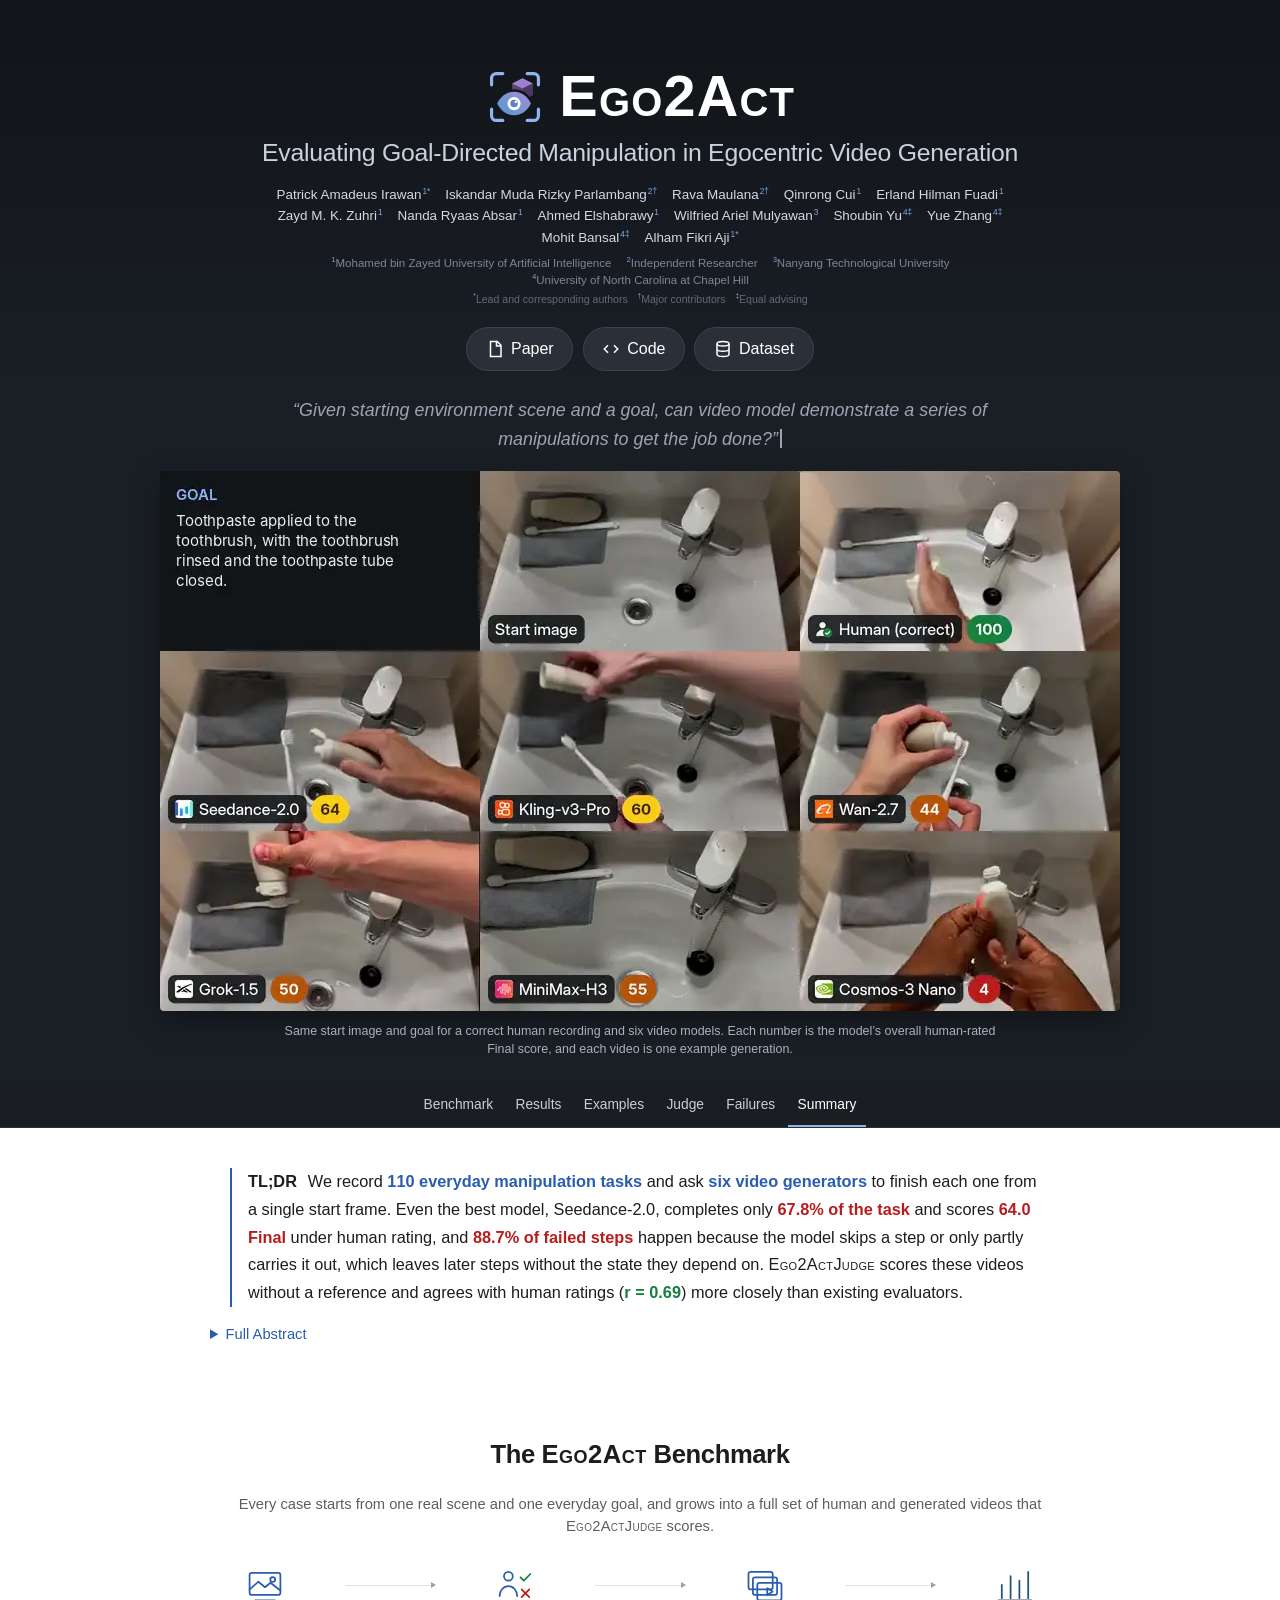
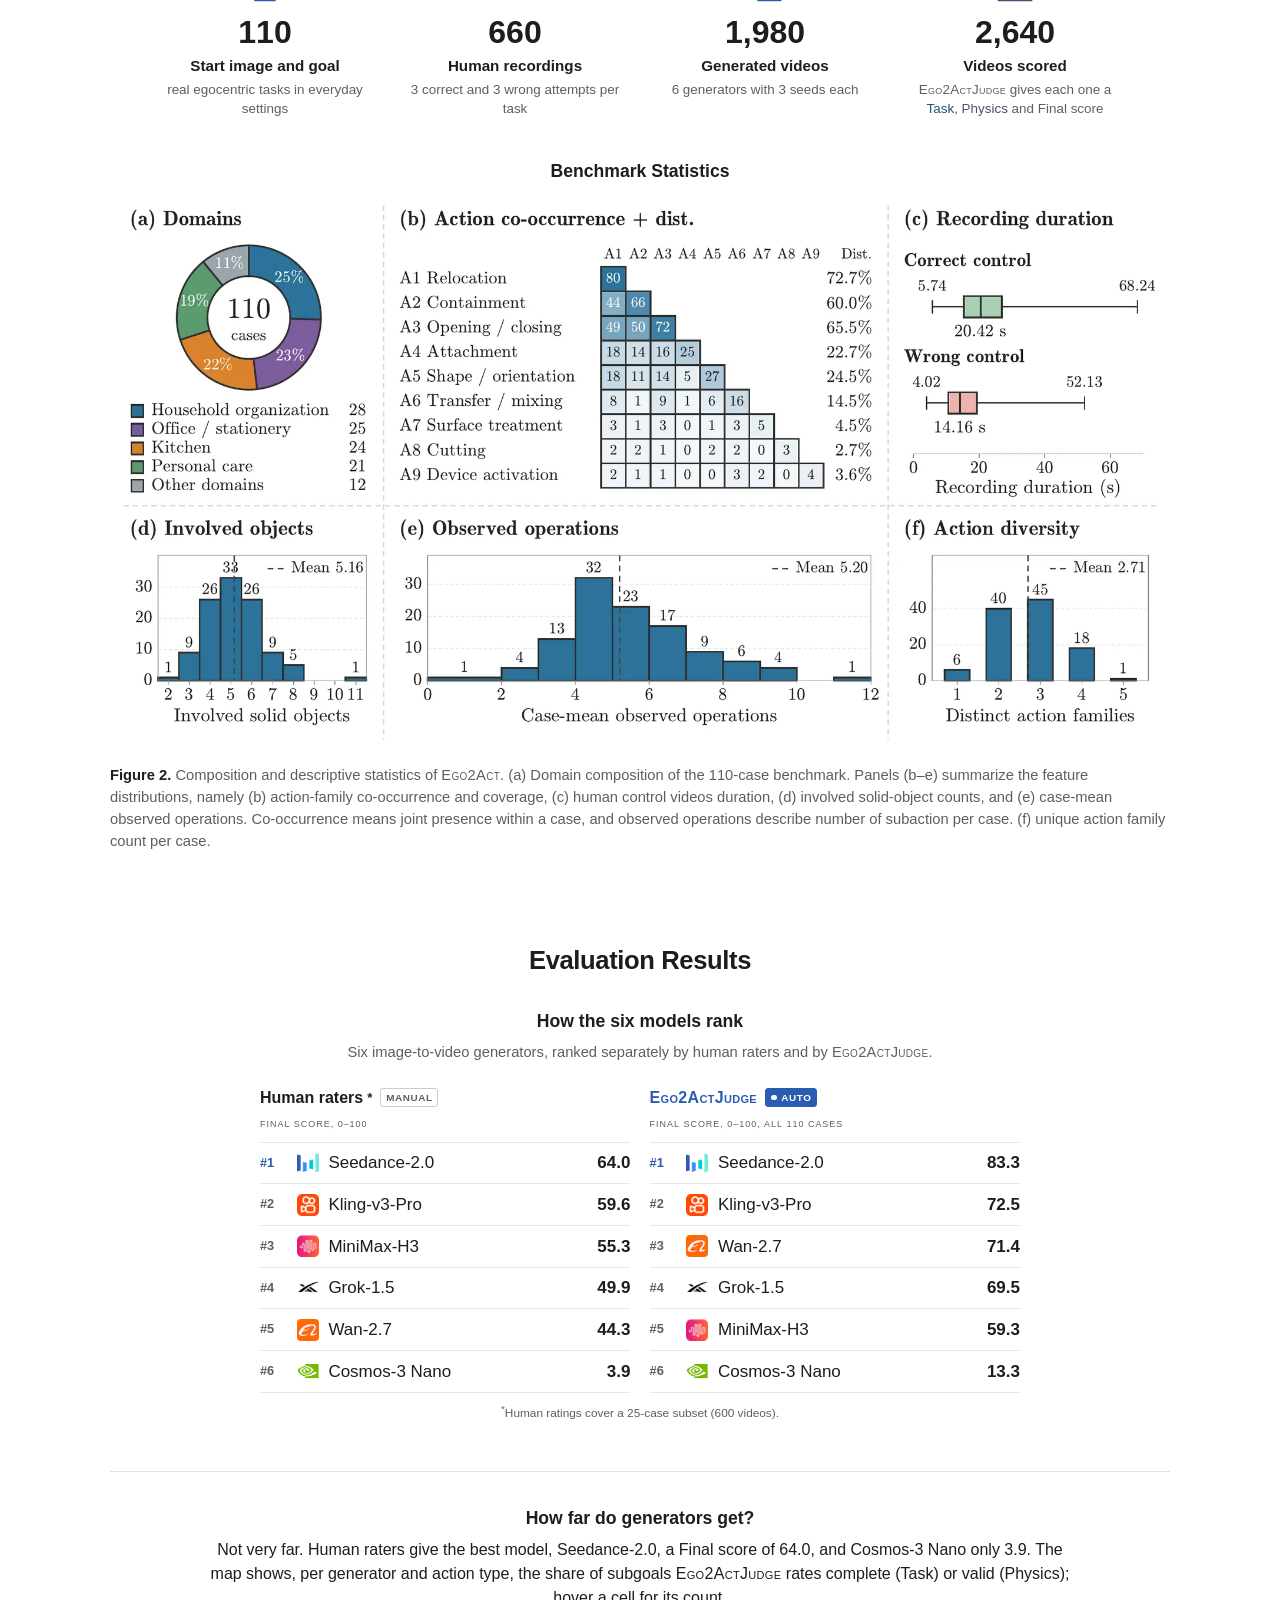
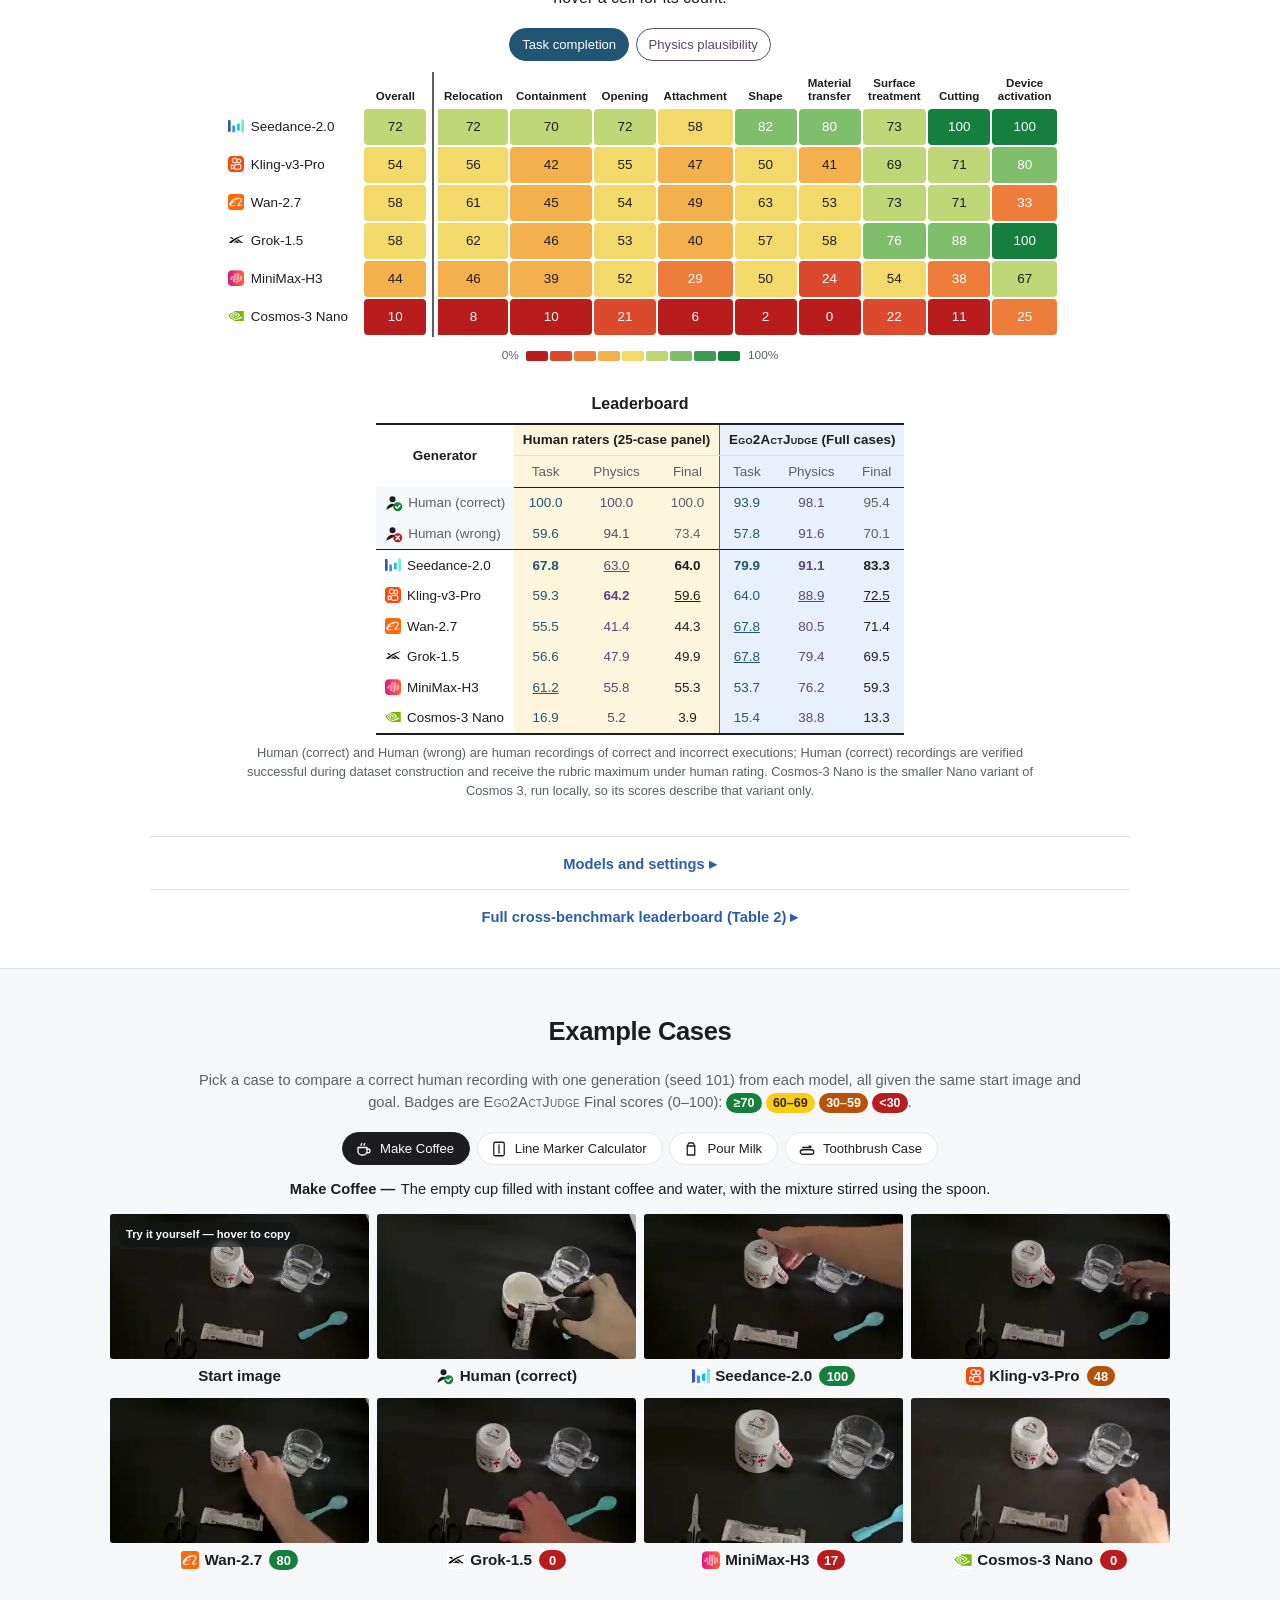
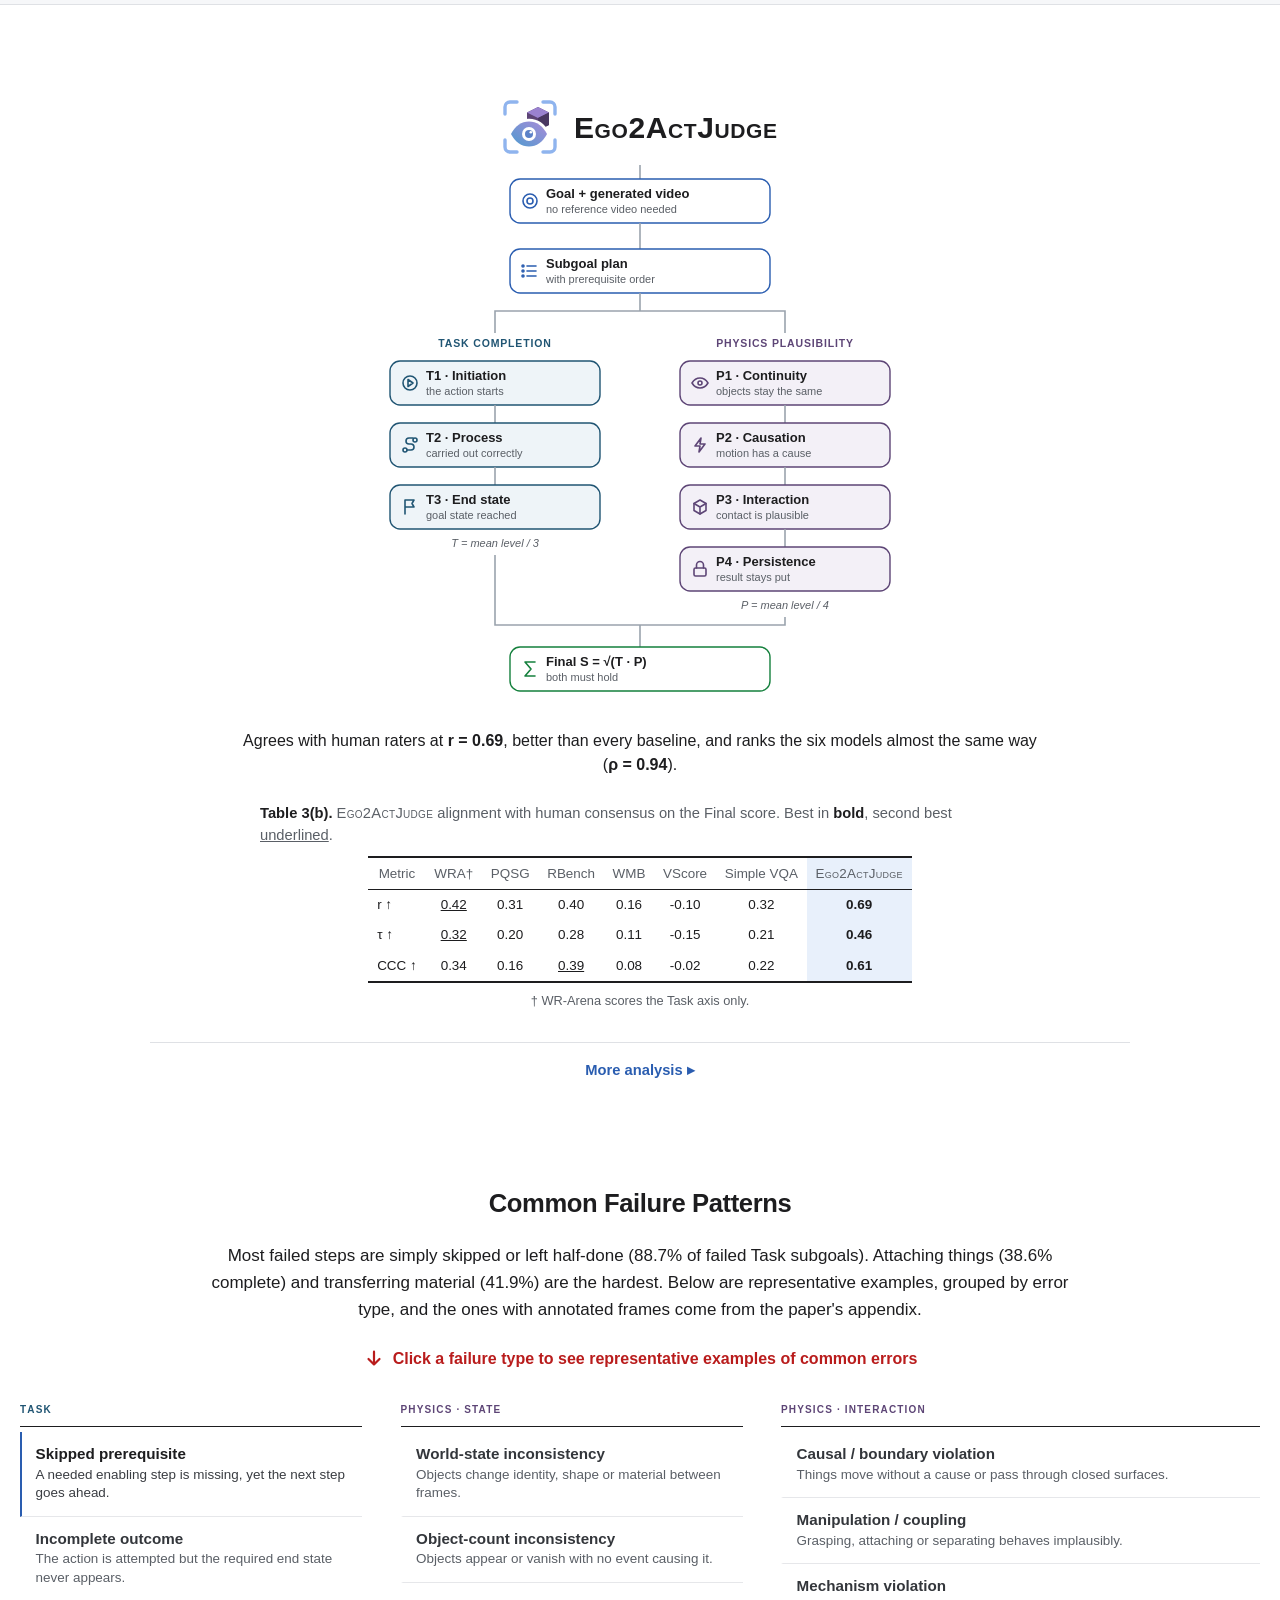
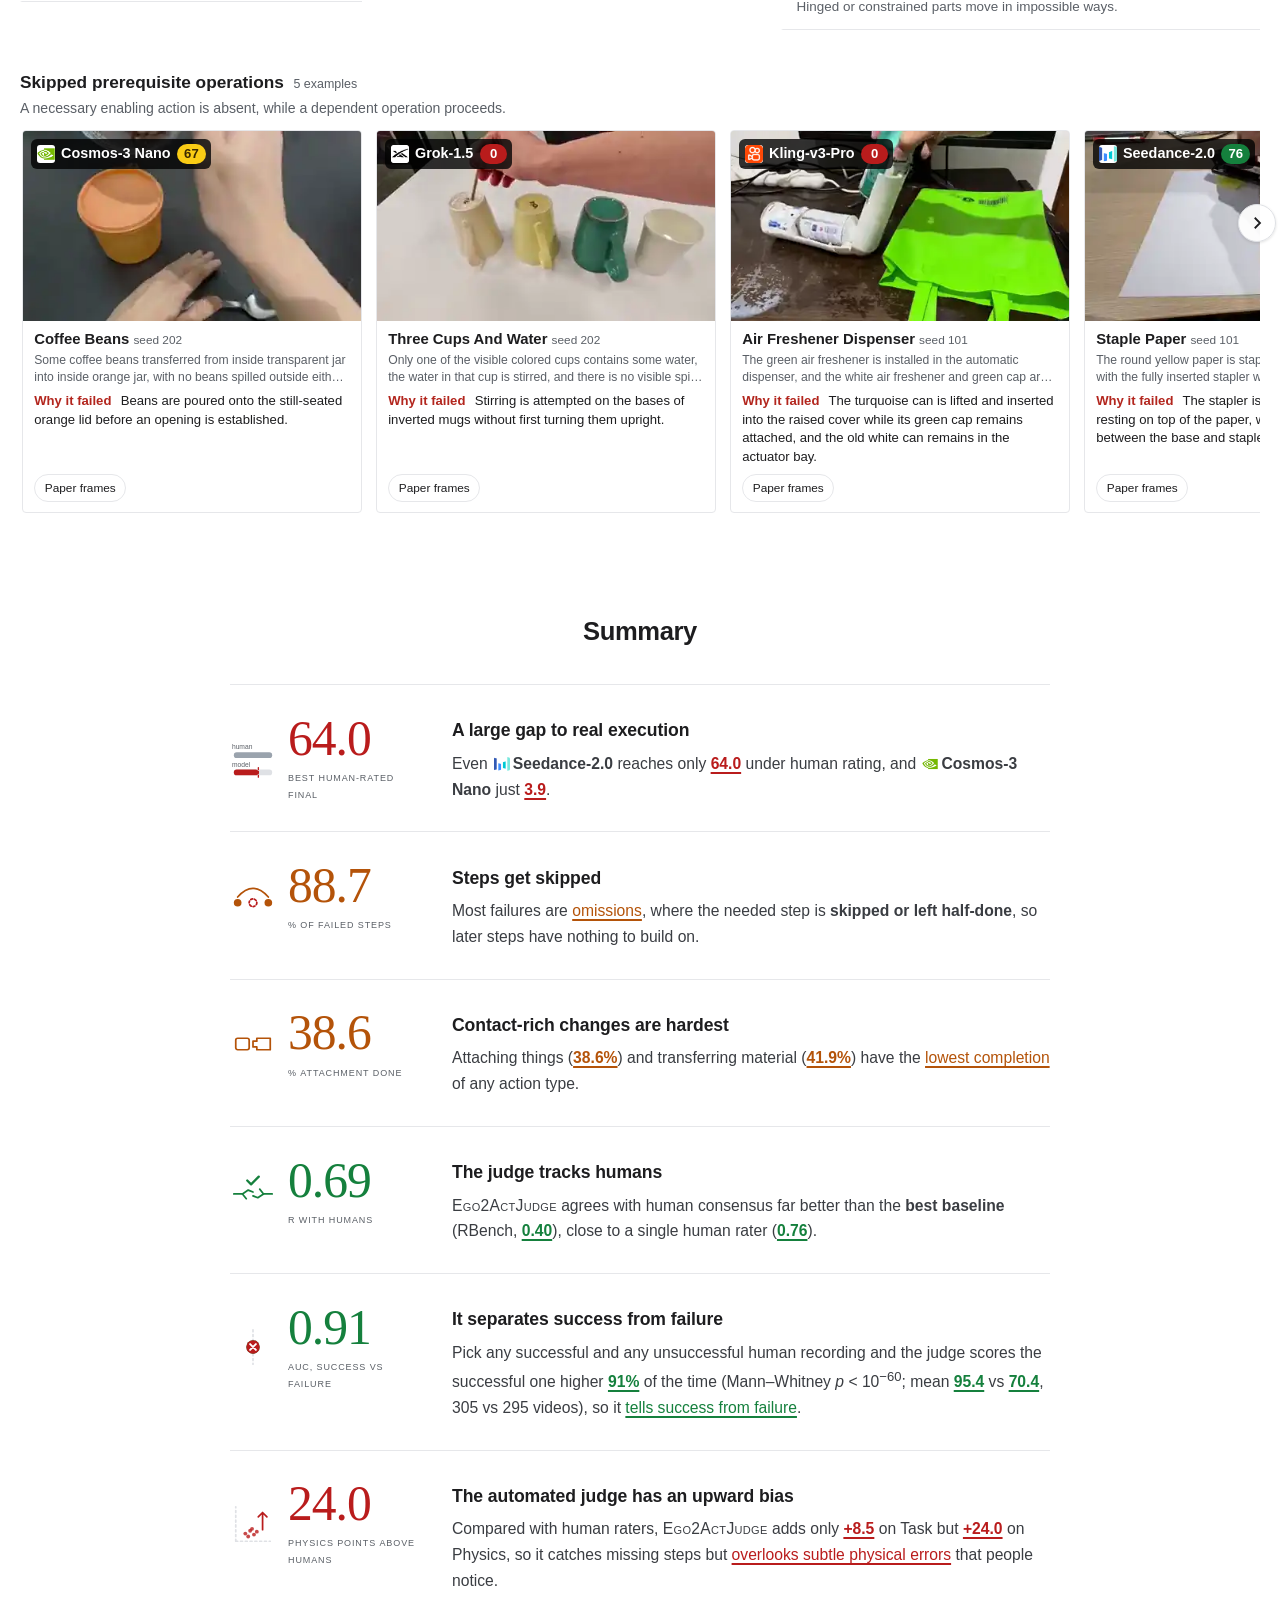
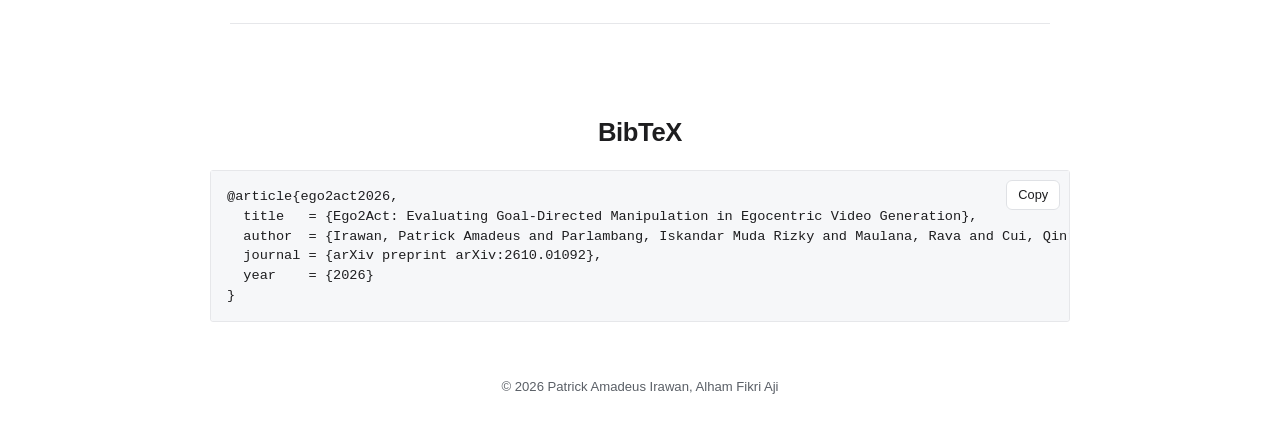
<file: index.html>
<!doctype html>
<html lang="en">
<head>
<meta charset="utf-8">
<meta name="viewport" content="width=device-width, initial-scale=1">
<title>Ego2Act</title>
<meta name="description" content="Ego2Act is a benchmark of 110 real-world egocentric manipulation tasks and 2,640 videos testing whether video generators can carry out a goal, scored by the reference-free Ego2ActJudge.">
<meta name="keywords" content="Ego2Act, egocentric video generation, video generation benchmark, goal-directed manipulation, world models, physical plausibility, VLM judge, Ego2ActJudge">
<meta name="author" content="Patrick Amadeus Irawan, Iskandar Muda Rizky Parlambang, Rava Maulana, Qinrong Cui, Erland Hilman Fuadi, Zayd M. K. Zuhri, Nanda Ryaas Absar, Ahmed Elshabrawy, Wilfried Ariel Mulyawan, Shoubin Yu, Yue Zhang, Mohit Bansal, Alham Fikri Aji">
<meta name="robots" content="index, follow, max-image-preview:large, max-video-preview:-1">
<meta name="theme-color" content="#111418">
<link rel="canonical" href="https://ego2act.github.io/">
<meta property="og:type" content="website">
<meta property="og:site_name" content="Ego2Act">
<meta property="og:title" content="Ego2Act: Evaluating Goal-Directed Manipulation in Egocentric Video Generation">
<meta property="og:description" content="Ego2Act is a benchmark of 110 real-world egocentric manipulation tasks and 2,640 videos testing whether video generators can carry out a goal, scored by the reference-free Ego2ActJudge.">
<meta property="og:url" content="https://ego2act.github.io/">
<meta property="og:image" content="https://ego2act.github.io/assets/og.png">
<meta property="og:image:width" content="1200">
<meta property="og:image:height" content="630">
<meta property="og:image:alt" content="Ego2Act logo and title">
<meta name="twitter:card" content="summary_large_image">
<meta name="twitter:title" content="Ego2Act: Evaluating Goal-Directed Manipulation in Egocentric Video Generation">
<meta name="twitter:description" content="Ego2Act is a benchmark of 110 real-world egocentric manipulation tasks and 2,640 videos testing whether video generators can carry out a goal, scored by the reference-free Ego2ActJudge.">
<meta name="twitter:image" content="https://ego2act.github.io/assets/og.png">
<link rel="icon" href="assets/favicon.svg" type="image/svg+xml">
<link rel="icon" href="assets/favicon-32.png" sizes="32x32" type="image/png">
<link rel="icon" href="favicon.ico" sizes="48x48">
<link rel="apple-touch-icon" href="assets/apple-touch-icon.png">
<link rel="manifest" href="site.webmanifest">
<script type="application/ld+json">{"@context":"https://schema.org","@type":"WebSite","name":"Ego2Act","url":"https://ego2act.github.io/","description":"Ego2Act is a benchmark of 110 real-world egocentric manipulation tasks and 2,640 videos testing whether video generators can carry out a goal, scored by the reference-free Ego2ActJudge.","image":"https://ego2act.github.io/assets/og.png","sameAs":["https://github.com/ego2act/ego2act","https://huggingface.co/datasets/ego2act/ego2act-bench","https://huggingface.co/datasets/ego2act/ego2act-vidgen"]}</script>
<script type="application/ld+json">{"@context":"https://schema.org","@type":"Dataset","name":"Ego2Act","alternateName":["ego2act-bench","ego2act-vidgen"],"description":"Ego2Act is a benchmark of 110 real-world egocentric manipulation tasks and 2,640 videos testing whether video generators can carry out a goal, scored by the reference-free Ego2ActJudge.","url":"https://ego2act.github.io/","license":"https://creativecommons.org/licenses/by/4.0/","isAccessibleForFree":true,"keywords":["egocentric video","video generation","benchmark","manipulation","video evaluation"],"creator":{"@type":"Person","name":"Patrick Amadeus Irawan"},"distribution":[{"@type":"DataDownload","name":"ego2act-bench","contentUrl":"https://huggingface.co/datasets/ego2act/ego2act-bench","encodingFormat":"text/html"},{"@type":"DataDownload","name":"ego2act-vidgen","contentUrl":"https://huggingface.co/datasets/ego2act/ego2act-vidgen","encodingFormat":"text/html"}]}</script>
<link rel="stylesheet" href="style.css">
<script src="app.js" defer></script>
</head>
<body>
<header class="hero" id="top">
  <div class="wrap">
    <p class="mark"><img src="assets/logo.svg" width=56 height=56 alt="" class="mlogo"><span class=sc>Ego2Act</span></p>
    <h1>Evaluating Goal-Directed Manipulation in Egocentric Video Generation</h1>
    <p class="authors"><span>Patrick Amadeus Irawan<sup>1*</sup></span> <span>Iskandar Muda Rizky Parlambang<sup>2&dagger;</sup></span> <span>Rava Maulana<sup>2&dagger;</sup></span> <span>Qinrong Cui<sup>1</sup></span> <span>Erland Hilman Fuadi<sup>1</sup></span> <span>Zayd M. K. Zuhri<sup>1</sup></span> <span>Nanda Ryaas Absar<sup>1</sup></span> <span>Ahmed Elshabrawy<sup>1</sup></span> <span>Wilfried Ariel Mulyawan<sup>3</sup></span> <span>Shoubin Yu<sup>4&Dagger;</sup></span> <span>Yue Zhang<sup>4&Dagger;</sup></span> <span>Mohit Bansal<sup>4&Dagger;</sup></span> <span>Alham Fikri Aji<sup>1*</sup></span></p>
    <p class="affil"><span><sup>1</sup>Mohamed bin Zayed University of Artificial Intelligence</span> <span><sup>2</sup>Independent Researcher</span> <span><sup>3</sup>Nanyang Technological University</span> <span><sup>4</sup>University of North Carolina at Chapel Hill</span></p>
    <p class="affil note"><sup>*</sup>Lead and corresponding authors &nbsp; <sup>&dagger;</sup>Major contributors &nbsp; <sup>&Dagger;</sup>Equal advising</p>
    <nav class="links" aria-label="Project links">
      <a class="pill" href="https://arxiv.org/abs/2610.01092" rel="noopener noreferrer"><svg viewBox="0 0 24 24" aria-hidden="true"><path d="M6 2h9l5 5v15H6z M14 2v6h6" fill="none" stroke="currentColor" stroke-width="2"/></svg>Paper</a>
      <a class="pill" href="https://github.com/ego2act/ego2act" rel="noopener noreferrer"><svg viewBox="0 0 24 24" aria-hidden="true"><path d="M8 7l-5 5 5 5M16 7l5 5-5 5" fill="none" stroke="currentColor" stroke-width="2"/></svg>Code</a>
      <a class="pill" href="https://huggingface.co/datasets/ego2act/ego2act-bench" rel="noopener noreferrer"><svg viewBox="0 0 24 24" aria-hidden="true"><ellipse cx="12" cy="5" rx="8" ry="3" fill="none" stroke="currentColor" stroke-width="2"/><path d="M4 5v14c0 1.7 3.6 3 8 3s8-1.3 8-3V5M4 12c0 1.7 3.6 3 8 3s8-1.3 8-3" fill="none" stroke="currentColor" stroke-width="2"/></svg>Dataset</a>
    </nav>
  </div>
</header>


<main>
<section class="showcase">
  <p class="tagline lead-q"><em>&ldquo;Given starting environment scene and a goal, can video model demonstrate a series of manipulations to get the job done?&rdquo;</em></p>
  <div class="wrap wide">
    <video class="herovid" src="assets/hero.mp4" poster="assets/hero.webp" width="960" height="540" autoplay muted loop playsinline preload="auto" aria-label="Montage: goal, start image, a Human (correct) recording and six generated videos for one Ego2Act case"></video>
    <p class="herocap">Same start image and goal for a correct human recording and six video models. Each number is the model&rsquo;s overall human-rated Final score, and each video is one example generation.</p>
  </div>
</section>
<nav class="toc" aria-label="Sections"><div class="wrap wide">
  <a href="#benchmark">Benchmark</a><a href="#takeaways">Results</a><a href="#q2">Examples</a><a href="#q3">Judge</a><a href="#q4">Failures</a><a href="#findings">Summary</a>
</div></nav>

<section class="wrap" id="overview">
  <p class="tldr"><b>TL;DR</b> We record <strong class=num>110 everyday manipulation tasks</strong> and ask <strong class=num>six video generators</strong> to finish each one from a single start frame. Even the best model, Seedance-2.0, completes only <strong class="num neg">67.8% of the task</strong> and scores <strong class="num neg">64.0 Final</strong> under human rating, and <strong class="num neg">88.7% of failed steps</strong> happen because the model skips a step or only partly carries it out, which leaves later steps without the state they depend on. <span class=sc>Ego2ActJudge</span> scores these videos without a reference and agrees with human ratings (<strong class="num pos">r&nbsp;=&nbsp;0.69</strong>) more closely than existing evaluators.</p>
  <details class="abs"><summary>Full Abstract</summary><p class="abstract">Video generation models are increasingly being explored as world simulators for embodied planning and learning. To do so effectively, these models must not only generate visually appealing frames, but also predict how environments dynamically evolve when executing goal-directed actions. While evaluating these capabilities is crucial, existing benchmarks focus mainly on single short actions or step-by-step instructions. This leaves multi-step physical reasoning underexplored, especially in egocentric video generation that requires planning to simulate proper execution to accomplish high-level goals by carrying out multiple real-world manipulations. We introduce <span class=sc>Ego2Act</span>, a goal-directed benchmark featuring 2,640 videos from 110 real-world tasks across day-to-day settings, varying object clutter and multi-step complexity. Given an initial scene image and a high-level goal, <span class=sc>Ego2Act</span> evaluates whether video generation models can produce realistic egocentric videos of a hand manipulating objects to carry out the task. To support scalable evaluation, we also introduce <span class=sc>Ego2ActJudge</span>, a reference-free evaluation pipeline that achieves better task completion and physics plausibility evaluation alignment with human consensus compared to relevant baselines. Our findings reveal that models’ generated simulations often skip or partially execute steps, leaving later steps missing dependent states, which leads to unfulfilled goal. Furthermore, models consistently fail at fine-grained physical dynamics, particularly during complex object manipulation and persistent world modeling. We hope <span class=sc>Ego2Act</span> provides a rigorous testbed for advancing video models toward physically plausible, goal-directed simulation.</p></details>
</section>

<section class="wrap wide" id="benchmark">
  <h2>The <span class=sc>Ego2Act</span> Benchmark</h2>
  <p class="note">Every case starts from one real scene and one everyday goal, and grows into a full set of human and generated videos that <span class=sc>Ego2ActJudge</span> scores.</p>
  <ol class="build" aria-label="What is inside the Ego2Act suite">
    <li style="--i:0"><svg viewBox="0 0 40 40" aria-hidden="true"><rect x="6" y="9" width="28" height="20" rx="2"/><path d="M6 24l8-7 6 5 5-4 9 7"/><circle cx="27" cy="15" r="2.2"/><path d="M11 34h18"/></svg><span class="bn" data-to="110">110</span><b>Start image and goal</b><span class="bd">real egocentric tasks in everyday settings</span></li>
    <li style="--i:1"><svg viewBox="0 0 40 40" aria-hidden="true"><circle cx="14" cy="12" r="4"/><path d="M6 30c0-5 3.6-9 8-9s8 4 8 9"/><path d="M25 13l3 3 6-6" class="ok"/><path d="M26 24l7 7M33 24l-7 7" class="no"/></svg><span class="bn" data-to="660">660</span><b>Human recordings</b><span class="bd">3 correct and 3 wrong attempts per task</span></li>
    <li style="--i:2"><svg viewBox="0 0 40 40" aria-hidden="true"><rect x="5" y="8" width="22" height="16" rx="2"/><rect x="9" y="13" width="22" height="16" rx="2"/><rect x="13" y="18" width="22" height="16" rx="2"/><path d="M22 23v6l5-3z"/></svg><span class="bn" data-to="1980">1,980</span><b>Generated videos</b><span class="bd">6 generators with 3 seeds each</span></li>
    <li style="--i:3"><svg viewBox="0 0 40 40" aria-hidden="true"><path d="M8 32V20M16 32V12M24 32V16M32 32V8"/><path d="M5 34h30"/></svg><span class="bn" data-to="2640">2,640</span><b>Videos scored</b><span class="bd"><span class=sc>Ego2ActJudge</span> gives each one a <span class=vt>Task</span>, <span class=vp>Physics</span> and Final score</span></li>
  </ol>
  
  <h3 class="sub">Benchmark Statistics</h3>
  <figure class="fig">
    <img src="assets/img/statistics.webp" width="1800" height="952" alt="Figure 2 showing the composition and descriptive statistics of Ego2Act" loading=lazy decoding=async>
    <figcaption><b>Figure 2.</b> Composition and descriptive statistics of <span class=sc>Ego2Act</span>. (a) Domain composition of the 110-case benchmark. Panels (b&ndash;e) summarize the feature distributions, namely (b) action-family co-occurrence and coverage, (c) human control videos duration, (d) involved solid-object counts, and (e) case-mean observed operations. Co-occurrence means joint presence within a case, and observed operations describe number of subaction per case. (f) unique action family count per case.</figcaption>
  </figure>
</section>

<section class="wrap wide" id="takeaways">
  <h2>Evaluation Results</h2>
  <h3 class="sub">How the six models rank</h3>
  <p class="note">Six image-to-video generators, ranked separately by human raters and by <span class=sc>Ego2ActJudge</span>.</p>
  <div class="ranks">
<div class="rank hum"><h3>Human raters<sup>*</sup> <span class="ourtag man">Manual</span></h3><p>Final score, 0&ndash;100</p><ul><li><i>#1</i><img src="assets/logos/bytedance.png" width=22 height=22 alt="ByteDance logo" loading=lazy onerror="this.remove()"><b>Seedance-2.0</b><em>64.0</em></li><li><i>#2</i><img src="assets/logos/kuaishou.png" width=22 height=22 alt="Kuaishou logo" loading=lazy onerror="this.remove()"><b>Kling-v3-Pro</b><em>59.6</em></li><li><i>#3</i><img src="assets/logos/minimax.png" width=22 height=22 alt="MiniMax logo" loading=lazy onerror="this.remove()"><b>MiniMax-H3</b><em>55.3</em></li><li><i>#4</i><img src="assets/logos/xai.png" width=22 height=22 alt="xAI logo" loading=lazy onerror="this.remove()"><b>Grok-1.5</b><em>49.9</em></li><li><i>#5</i><img src="assets/logos/alibaba.png" width=22 height=22 alt="Alibaba logo" loading=lazy onerror="this.remove()"><b>Wan-2.7</b><em>44.3</em></li><li><i>#6</i><img src="assets/logos/nvidia.png" width=22 height=22 alt="NVIDIA logo" loading=lazy onerror="this.remove()"><b>Cosmos-3 Nano</b><em>3.9</em></li></ul></div><div class="rank jdg"><h3><span class=sc>Ego2ActJudge</span> <span class=ourtag>Auto</span></h3><p>Final score, 0&ndash;100, all 110 cases</p><ul><li><i>#1</i><img src="assets/logos/bytedance.png" width=22 height=22 alt="ByteDance logo" loading=lazy onerror="this.remove()"><b>Seedance-2.0</b><em>83.3</em></li><li><i>#2</i><img src="assets/logos/kuaishou.png" width=22 height=22 alt="Kuaishou logo" loading=lazy onerror="this.remove()"><b>Kling-v3-Pro</b><em>72.5</em></li><li><i>#3</i><img src="assets/logos/alibaba.png" width=22 height=22 alt="Alibaba logo" loading=lazy onerror="this.remove()"><b>Wan-2.7</b><em>71.4</em></li><li><i>#4</i><img src="assets/logos/xai.png" width=22 height=22 alt="xAI logo" loading=lazy onerror="this.remove()"><b>Grok-1.5</b><em>69.5</em></li><li><i>#5</i><img src="assets/logos/minimax.png" width=22 height=22 alt="MiniMax logo" loading=lazy onerror="this.remove()"><b>MiniMax-H3</b><em>59.3</em></li><li><i>#6</i><img src="assets/logos/nvidia.png" width=22 height=22 alt="NVIDIA logo" loading=lazy onerror="this.remove()"><b>Cosmos-3 Nano</b><em>13.3</em></li></ul></div>
  </div>
  <p class="note fn"><sup>*</sup>Human ratings cover a 25-case subset (600 videos).</p>
  <h3 class="sub" id="q1">How far do generators get?</h3>
  <p class="note summ">Not very far. Human raters give the best model, Seedance-2.0, a Final score of 64.0, and Cosmos-3 Nano only 3.9. The map shows, per generator and action type, the share of subgoals <span class=sc>Ego2ActJudge</span> rates complete (Task) or valid (Physics); hover a cell for its count.</p>
  <div class="hm-ctl" role="tablist" aria-label="Heatmap metric"><button type=button class=chip role=tab aria-selected=true data-m=task>Task completion</button><button type=button class=chip role=tab aria-selected=false data-m=phys>Physics plausibility</button></div>
  <div class="hm-wrap">
    <div class="scroll"><table class="hm" data-m=task><thead><tr><th></th><th scope=col class=all><span>Overall</span></th><th scope=col title="Relocation/arrangement"><span>Relocation</span></th><th scope=col title="Containment/retrieval"><span>Containment</span></th><th scope=col title="Opening/closing"><span>Opening</span></th><th scope=col title="Attachment/connection"><span>Attachment</span></th><th scope=col title="Shape/orientation change"><span>Shape</span></th><th scope=col title="Material transfer/mixing"><span>Material transfer</span></th><th scope=col title="Surface treatment"><span>Surface treatment</span></th><th scope=col title="Cutting/separation"><span>Cutting</span></th><th scope=col title="Device activation"><span>Device activation</span></th></tr></thead><tbody>
<tr><th scope=row><img src="assets/logos/bytedance.png" width=16 height=16 alt="" onerror="this.remove()"><span class=nm>Seedance-2.0</span></th><td class="c5 all" data-t="Seedance-2.0 &middot; all families: 72% complete (all subgoals)">72</td><td class="c5" data-t="Seedance-2.0 &middot; Relocation/arrangement: 72% complete (n = 713)">72</td><td class="c5" data-t="Seedance-2.0 &middot; Containment/retrieval: 70% complete (n = 81)">70</td><td class="c5" data-t="Seedance-2.0 &middot; Opening/closing: 72% complete (n = 189)">72</td><td class="c4" data-t="Seedance-2.0 &middot; Attachment/connection: 58% complete (n = 77)">58</td><td class="c6" data-t="Seedance-2.0 &middot; Shape/orientation change: 82% complete (n = 38)">82</td><td class="c6" data-t="Seedance-2.0 &middot; Material transfer/mixing: 80% complete (n = 60)">80</td><td class="c5" data-t="Seedance-2.0 &middot; Surface treatment: 73% complete (n = 30)">73</td><td class="c8" data-t="Seedance-2.0 &middot; Cutting/separation: 100% complete (n = 8)">100</td><td class="c8" data-t="Seedance-2.0 &middot; Device activation: 100% complete (n = 4)">100</td></tr>
<tr><th scope=row><img src="assets/logos/kuaishou.png" width=16 height=16 alt="" onerror="this.remove()"><span class=nm>Kling-v3-Pro</span></th><td class="c4 all" data-t="Kling-v3-Pro &middot; all families: 54% complete (all subgoals)">54</td><td class="c4" data-t="Kling-v3-Pro &middot; Relocation/arrangement: 56% complete (n = 709)">56</td><td class="c3" data-t="Kling-v3-Pro &middot; Containment/retrieval: 42% complete (n = 64)">42</td><td class="c4" data-t="Kling-v3-Pro &middot; Opening/closing: 55% complete (n = 199)">55</td><td class="c3" data-t="Kling-v3-Pro &middot; Attachment/connection: 47% complete (n = 83)">47</td><td class="c4" data-t="Kling-v3-Pro &middot; Shape/orientation change: 50% complete (n = 40)">50</td><td class="c3" data-t="Kling-v3-Pro &middot; Material transfer/mixing: 41% complete (n = 63)">41</td><td class="c5" data-t="Kling-v3-Pro &middot; Surface treatment: 69% complete (n = 29)">69</td><td class="c5" data-t="Kling-v3-Pro &middot; Cutting/separation: 71% complete (n = 7)">71</td><td class="c6" data-t="Kling-v3-Pro &middot; Device activation: 80% complete (n = 5)">80</td></tr>
<tr><th scope=row><img src="assets/logos/alibaba.png" width=16 height=16 alt="" onerror="this.remove()"><span class=nm>Wan-2.7</span></th><td class="c4 all" data-t="Wan-2.7 &middot; all families: 58% complete (all subgoals)">58</td><td class="c4" data-t="Wan-2.7 &middot; Relocation/arrangement: 61% complete (n = 696)">61</td><td class="c3" data-t="Wan-2.7 &middot; Containment/retrieval: 45% complete (n = 77)">45</td><td class="c4" data-t="Wan-2.7 &middot; Opening/closing: 54% complete (n = 191)">54</td><td class="c3" data-t="Wan-2.7 &middot; Attachment/connection: 49% complete (n = 87)">49</td><td class="c4" data-t="Wan-2.7 &middot; Shape/orientation change: 63% complete (n = 43)">63</td><td class="c4" data-t="Wan-2.7 &middot; Material transfer/mixing: 53% complete (n = 64)">53</td><td class="c5" data-t="Wan-2.7 &middot; Surface treatment: 73% complete (n = 30)">73</td><td class="c5" data-t="Wan-2.7 &middot; Cutting/separation: 71% complete (n = 7)">71</td><td class="c2" data-t="Wan-2.7 &middot; Device activation: 33% complete (n = 3)">33</td></tr>
<tr><th scope=row><img src="assets/logos/xai.png" width=16 height=16 alt="" onerror="this.remove()"><span class=nm>Grok-1.5</span></th><td class="c4 all" data-t="Grok-1.5 &middot; all families: 58% complete (all subgoals)">58</td><td class="c4" data-t="Grok-1.5 &middot; Relocation/arrangement: 62% complete (n = 703)">62</td><td class="c3" data-t="Grok-1.5 &middot; Containment/retrieval: 46% complete (n = 80)">46</td><td class="c4" data-t="Grok-1.5 &middot; Opening/closing: 53% complete (n = 182)">53</td><td class="c3" data-t="Grok-1.5 &middot; Attachment/connection: 40% complete (n = 89)">40</td><td class="c4" data-t="Grok-1.5 &middot; Shape/orientation change: 57% complete (n = 44)">57</td><td class="c4" data-t="Grok-1.5 &middot; Material transfer/mixing: 58% complete (n = 62)">58</td><td class="c6" data-t="Grok-1.5 &middot; Surface treatment: 76% complete (n = 29)">76</td><td class="c6" data-t="Grok-1.5 &middot; Cutting/separation: 88% complete (n = 8)">88</td><td class="c8" data-t="Grok-1.5 &middot; Device activation: 100% complete (n = 2)">100</td></tr>
<tr><th scope=row><img src="assets/logos/minimax.png" width=16 height=16 alt="" onerror="this.remove()"><span class=nm>MiniMax-H3</span></th><td class="c3 all" data-t="MiniMax-H3 &middot; all families: 44% complete (all subgoals)">44</td><td class="c3" data-t="MiniMax-H3 &middot; Relocation/arrangement: 46% complete (n = 696)">46</td><td class="c3" data-t="MiniMax-H3 &middot; Containment/retrieval: 39% complete (n = 79)">39</td><td class="c4" data-t="MiniMax-H3 &middot; Opening/closing: 52% complete (n = 187)">52</td><td class="c2" data-t="MiniMax-H3 &middot; Attachment/connection: 29% complete (n = 89)">29</td><td class="c4" data-t="MiniMax-H3 &middot; Shape/orientation change: 50% complete (n = 42)">50</td><td class="c1" data-t="MiniMax-H3 &middot; Material transfer/mixing: 24% complete (n = 68)">24</td><td class="c4" data-t="MiniMax-H3 &middot; Surface treatment: 54% complete (n = 26)">54</td><td class="c2" data-t="MiniMax-H3 &middot; Cutting/separation: 38% complete (n = 8)">38</td><td class="c5" data-t="MiniMax-H3 &middot; Device activation: 67% complete (n = 3)">67</td></tr>
<tr><th scope=row><img src="assets/logos/nvidia.png" width=16 height=16 alt="" onerror="this.remove()"><span class=nm>Cosmos-3 Nano</span></th><td class="c0 all" data-t="Cosmos-3 Nano &middot; all families: 10% complete (all subgoals)">10</td><td class="c0" data-t="Cosmos-3 Nano &middot; Relocation/arrangement: 8% complete (n = 704)">8</td><td class="c0" data-t="Cosmos-3 Nano &middot; Containment/retrieval: 10% complete (n = 68)">10</td><td class="c1" data-t="Cosmos-3 Nano &middot; Opening/closing: 21% complete (n = 190)">21</td><td class="c0" data-t="Cosmos-3 Nano &middot; Attachment/connection: 6% complete (n = 77)">6</td><td class="c0" data-t="Cosmos-3 Nano &middot; Shape/orientation change: 2% complete (n = 43)">2</td><td class="c0" data-t="Cosmos-3 Nano &middot; Material transfer/mixing: 0% complete (n = 65)">0</td><td class="c1" data-t="Cosmos-3 Nano &middot; Surface treatment: 22% complete (n = 27)">22</td><td class="c0" data-t="Cosmos-3 Nano &middot; Cutting/separation: 11% complete (n = 9)">11</td><td class="c2" data-t="Cosmos-3 Nano &middot; Device activation: 25% complete (n = 4)">25</td></tr>
</tbody></table><table class="hm" data-m=phys hidden><thead><tr><th></th><th scope=col class=all><span>Overall</span></th><th scope=col title="Relocation/arrangement"><span>Relocation</span></th><th scope=col title="Containment/retrieval"><span>Containment</span></th><th scope=col title="Opening/closing"><span>Opening</span></th><th scope=col title="Attachment/connection"><span>Attachment</span></th><th scope=col title="Shape/orientation change"><span>Shape</span></th><th scope=col title="Material transfer/mixing"><span>Material transfer</span></th><th scope=col title="Surface treatment"><span>Surface treatment</span></th><th scope=col title="Cutting/separation"><span>Cutting</span></th><th scope=col title="Device activation"><span>Device activation</span></th></tr></thead><tbody>
<tr><th scope=row><img src="assets/logos/bytedance.png" width=16 height=16 alt="" onerror="this.remove()"><span class=nm>Seedance-2.0</span></th><td class="c7 all" data-t="Seedance-2.0 &middot; all families: 89% valid (all subgoals)">89</td><td class="c7" data-t="Seedance-2.0 &middot; Relocation/arrangement: 90% valid (n = 715)">90</td><td class="c6" data-t="Seedance-2.0 &middot; Containment/retrieval: 85% valid (n = 62)">85</td><td class="c6" data-t="Seedance-2.0 &middot; Opening/closing: 87% valid (n = 165)">87</td><td class="c6" data-t="Seedance-2.0 &middot; Attachment/connection: 82% valid (n = 61)">82</td><td class="c7" data-t="Seedance-2.0 &middot; Shape/orientation change: 88% valid (n = 43)">88</td><td class="c6" data-t="Seedance-2.0 &middot; Material transfer/mixing: 87% valid (n = 61)">87</td><td class="c7" data-t="Seedance-2.0 &middot; Surface treatment: 91% valid (n = 23)">91</td><td class="c8" data-t="Seedance-2.0 &middot; Cutting/separation: 100% valid (n = 9)">100</td><td class="c6" data-t="Seedance-2.0 &middot; Device activation: 75% valid (n = 8)">75</td></tr>
<tr><th scope=row><img src="assets/logos/kuaishou.png" width=16 height=16 alt="" onerror="this.remove()"><span class=nm>Kling-v3-Pro</span></th><td class="c6 all" data-t="Kling-v3-Pro &middot; all families: 84% valid (all subgoals)">84</td><td class="c6" data-t="Kling-v3-Pro &middot; Relocation/arrangement: 86% valid (n = 615)">86</td><td class="c6" data-t="Kling-v3-Pro &middot; Containment/retrieval: 80% valid (n = 46)">80</td><td class="c6" data-t="Kling-v3-Pro &middot; Opening/closing: 79% valid (n = 146)">79</td><td class="c6" data-t="Kling-v3-Pro &middot; Attachment/connection: 83% valid (n = 54)">83</td><td class="c7" data-t="Kling-v3-Pro &middot; Shape/orientation change: 89% valid (n = 36)">89</td><td class="c5" data-t="Kling-v3-Pro &middot; Material transfer/mixing: 72% valid (n = 54)">72</td><td class="c7" data-t="Kling-v3-Pro &middot; Surface treatment: 92% valid (n = 25)">92</td><td class="c8" data-t="Kling-v3-Pro &middot; Cutting/separation: 100% valid (n = 7)">100</td><td class="c8" data-t="Kling-v3-Pro &middot; Device activation: 100% valid (n = 5)">100</td></tr>
<tr><th scope=row><img src="assets/logos/alibaba.png" width=16 height=16 alt="" onerror="this.remove()"><span class=nm>Wan-2.7</span></th><td class="c5 all" data-t="Wan-2.7 &middot; all families: 74% valid (all subgoals)">74</td><td class="c6" data-t="Wan-2.7 &middot; Relocation/arrangement: 77% valid (n = 638)">77</td><td class="c5" data-t="Wan-2.7 &middot; Containment/retrieval: 73% valid (n = 52)">73</td><td class="c5" data-t="Wan-2.7 &middot; Opening/closing: 64% valid (n = 140)">64</td><td class="c5" data-t="Wan-2.7 &middot; Attachment/connection: 63% valid (n = 71)">63</td><td class="c5" data-t="Wan-2.7 &middot; Shape/orientation change: 74% valid (n = 39)">74</td><td class="c6" data-t="Wan-2.7 &middot; Material transfer/mixing: 80% valid (n = 60)">80</td><td class="c6" data-t="Wan-2.7 &middot; Surface treatment: 76% valid (n = 25)">76</td><td class="c4" data-t="Wan-2.7 &middot; Cutting/separation: 56% valid (n = 9)">56</td><td class="c5" data-t="Wan-2.7 &middot; Device activation: 71% valid (n = 7)">71</td></tr>
<tr><th scope=row><img src="assets/logos/xai.png" width=16 height=16 alt="" onerror="this.remove()"><span class=nm>Grok-1.5</span></th><td class="c5 all" data-t="Grok-1.5 &middot; all families: 74% valid (all subgoals)">74</td><td class="c5" data-t="Grok-1.5 &middot; Relocation/arrangement: 75% valid (n = 707)">75</td><td class="c5" data-t="Grok-1.5 &middot; Containment/retrieval: 71% valid (n = 65)">71</td><td class="c5" data-t="Grok-1.5 &middot; Opening/closing: 72% valid (n = 138)">72</td><td class="c5" data-t="Grok-1.5 &middot; Attachment/connection: 64% valid (n = 53)">64</td><td class="c5" data-t="Grok-1.5 &middot; Shape/orientation change: 73% valid (n = 37)">73</td><td class="c6" data-t="Grok-1.5 &middot; Material transfer/mixing: 77% valid (n = 56)">77</td><td class="c7" data-t="Grok-1.5 &middot; Surface treatment: 88% valid (n = 25)">88</td><td class="c4" data-t="Grok-1.5 &middot; Cutting/separation: 50% valid (n = 8)">50</td><td class="c6" data-t="Grok-1.5 &middot; Device activation: 80% valid (n = 5)">80</td></tr>
<tr><th scope=row><img src="assets/logos/minimax.png" width=16 height=16 alt="" onerror="this.remove()"><span class=nm>MiniMax-H3</span></th><td class="c5 all" data-t="MiniMax-H3 &middot; all families: 69% valid (all subgoals)">69</td><td class="c5" data-t="MiniMax-H3 &middot; Relocation/arrangement: 75% valid (n = 563)">75</td><td class="c5" data-t="MiniMax-H3 &middot; Containment/retrieval: 65% valid (n = 48)">65</td><td class="c5" data-t="MiniMax-H3 &middot; Opening/closing: 65% valid (n = 138)">65</td><td class="c4" data-t="MiniMax-H3 &middot; Attachment/connection: 55% valid (n = 56)">55</td><td class="c3" data-t="MiniMax-H3 &middot; Shape/orientation change: 45% valid (n = 33)">45</td><td class="c4" data-t="MiniMax-H3 &middot; Material transfer/mixing: 50% valid (n = 40)">50</td><td class="c6" data-t="MiniMax-H3 &middot; Surface treatment: 76% valid (n = 17)">76</td><td class="c4" data-t="MiniMax-H3 &middot; Cutting/separation: 57% valid (n = 7)">57</td><td class="c0" data-t="MiniMax-H3 &middot; Device activation: 0% valid (n = 3)">0</td></tr>
<tr><th scope=row><img src="assets/logos/nvidia.png" width=16 height=16 alt="" onerror="this.remove()"><span class=nm>Cosmos-3 Nano</span></th><td class="c1 all" data-t="Cosmos-3 Nano &middot; all families: 23% valid (all subgoals)">23</td><td class="c1" data-t="Cosmos-3 Nano &middot; Relocation/arrangement: 21% valid (n = 306)">21</td><td class="c1" data-t="Cosmos-3 Nano &middot; Containment/retrieval: 13% valid (n = 23)">13</td><td class="c2" data-t="Cosmos-3 Nano &middot; Opening/closing: 29% valid (n = 75)">29</td><td class="c2" data-t="Cosmos-3 Nano &middot; Attachment/connection: 30% valid (n = 23)">30</td><td class="c0" data-t="Cosmos-3 Nano &middot; Shape/orientation change: 7% valid (n = 14)">7</td><td class="c0" data-t="Cosmos-3 Nano &middot; Material transfer/mixing: 12% valid (n = 16)">12</td><td class="c4" data-t="Cosmos-3 Nano &middot; Surface treatment: 57% valid (n = 14)">57</td><td class="c0" data-t="Cosmos-3 Nano &middot; Cutting/separation: 0% valid (n = 5)">0</td><td class=na>&ndash;</td></tr>
</tbody></table></div>
    <div class="legend" aria-hidden="true"><span>0%</span><i class=c0></i><i class=c1></i><i class=c2></i><i class=c3></i><i class=c4></i><i class=c5></i><i class=c6></i><i class=c7></i><i class=c8></i><span>100%</span></div>
    <div class="hm-tip" role="status" aria-live="polite"></div>
  </div>
  <h4 class="sub sm">Leaderboard</h4>
  <div class="tbl">
    <div class="scroll"><table class="paper lb"><thead><tr><th rowspan=2>Generator</th><th colspan=3 class=grp>Human raters (25-case panel)</th><th colspan=3 class=grp><span class=sc>Ego2ActJudge</span> (Full cases)</th></tr><tr><th>Task</th><th>Physics</th><th>Final</th><th>Task</th><th>Physics</th><th>Final</th></tr></thead><tbody>
<tr class=hum><th scope=row><span class="who ok"><svg class=pic viewBox="0 0 24 24" width=18 height=18 aria-hidden=true><circle cx="10" cy="7" r="4" fill="currentColor"/><path d="M2 21c0-4.4 3.6-8 8-8 1.6 0 3 .4 4.3 1.2" fill="currentColor"/><circle cx="17" cy="17" r="6" fill="#15803d"/><path d="M14.2 17.1l2 2 3.6-3.8" fill="none" stroke="#fff" stroke-width="1.8" stroke-linecap="round" stroke-linejoin="round"/></svg>Human (correct)</span></th><td class=vt>100.0</td><td class=vp>100.0</td><td>100.0</td><td class=vt>93.9</td><td class=vp>98.1</td><td>95.4</td></tr>
<tr class=hum><th scope=row><span class="who bad"><svg class=pic viewBox="0 0 24 24" width=18 height=18 aria-hidden=true><circle cx="10" cy="7" r="4" fill="currentColor"/><path d="M2 21c0-4.4 3.6-8 8-8 1.6 0 3 .4 4.3 1.2" fill="currentColor"/><circle cx="17" cy="17" r="6" fill="#b91c1c"/><path d="M14.7 14.7l4.6 4.6M19.3 14.7l-4.6 4.6" stroke="#fff" stroke-width="1.8" stroke-linecap="round"/></svg>Human (wrong)</span></th><td class=vt>59.6</td><td class=vp>94.1</td><td>73.4</td><td class=vt>57.8</td><td class=vp>91.6</td><td>70.1</td></tr>
<tr class=sep><th scope=row><img src="assets/logos/bytedance.png" width=16 height=16 alt="" onerror="this.remove()"><span class=nm>Seedance-2.0</span></th><td class=vt><b>67.8</b></td><td class=vp><u>63.0</u></td><td><b>64.0</b></td><td class=vt><b>79.9</b></td><td class=vp><b>91.1</b></td><td><b>83.3</b></td></tr>
<tr><th scope=row><img src="assets/logos/kuaishou.png" width=16 height=16 alt="" onerror="this.remove()"><span class=nm>Kling-v3-Pro</span></th><td class=vt>59.3</td><td class=vp><b>64.2</b></td><td><u>59.6</u></td><td class=vt>64.0</td><td class=vp><u>88.9</u></td><td><u>72.5</u></td></tr>
<tr><th scope=row><img src="assets/logos/alibaba.png" width=16 height=16 alt="" onerror="this.remove()"><span class=nm>Wan-2.7</span></th><td class=vt>55.5</td><td class=vp>41.4</td><td>44.3</td><td class=vt><u>67.8</u></td><td class=vp>80.5</td><td>71.4</td></tr>
<tr><th scope=row><img src="assets/logos/xai.png" width=16 height=16 alt="" onerror="this.remove()"><span class=nm>Grok-1.5</span></th><td class=vt>56.6</td><td class=vp>47.9</td><td>49.9</td><td class=vt><u>67.8</u></td><td class=vp>79.4</td><td>69.5</td></tr>
<tr><th scope=row><img src="assets/logos/minimax.png" width=16 height=16 alt="" onerror="this.remove()"><span class=nm>MiniMax-H3</span></th><td class=vt><u>61.2</u></td><td class=vp>55.8</td><td>55.3</td><td class=vt>53.7</td><td class=vp>76.2</td><td>59.3</td></tr>
<tr><th scope=row><img src="assets/logos/nvidia.png" width=16 height=16 alt="" onerror="this.remove()"><span class=nm>Cosmos-3 Nano</span></th><td class=vt>16.9</td><td class=vp>5.2</td><td>3.9</td><td class=vt>15.4</td><td class=vp>38.8</td><td>13.3</td></tr>
    </tbody></table></div>
    <p class="fn">Human (correct) and Human (wrong) are human recordings of correct and incorrect executions; Human (correct) recordings are verified successful during dataset construction and receive the rubric maximum under human rating. Cosmos-3 Nano is the smaller Nano variant of Cosmos 3, run locally, so its scores describe that variant only.</p>
  </div>
  <details class="more"><summary>Models and settings</summary>
  <div class="tbl">
    <p class="cap"><b>Table.</b> The six video models, how each was run and the exact version used. All models received the same prompt template, 480p output and seeds 101, 202 and 303.</p>
    <div class="scroll"><table class="paper models"><thead><tr><th>Model</th><th>Access</th><th>Version</th><th>Notes</th></tr></thead><tbody>
<tr><th scope=row>Seedance-2.0</th><td>OpenRouter</td><td><code>bytedance/seedance-2.0</code></td><td>16:9, up to 15 s</td></tr>
<tr><th scope=row>Kling-v3-Pro</th><td>OpenRouter</td><td><code>kwaivgi/kling-v3.0-pro</code></td><td>16:9, up to 15 s</td></tr>
<tr><th scope=row>Wan-2.7</th><td>OpenRouter</td><td><code>alibaba/wan-2.7</code></td><td>16:9, up to 10 s, its maximum</td></tr>
<tr><th scope=row>Grok-1.5</th><td>OpenRouter</td><td><code>x-ai/grok-imagine-video-1.5</code></td><td>16:9, up to 15 s</td></tr>
<tr><th scope=row>MiniMax-H3</th><td>Local, SGLang</td><td><code>MiniMaxAI/MiniMax-H3</code></td><td>4:3 native, up to 15 s, 24 fps, 35 steps</td></tr>
<tr><th scope=row>Cosmos-3 Nano</th><td>Local, SGLang</td><td><code>nvidia/Cosmos3-Nano</code></td><td>16:9, up to 15 s, 24 fps, 35 steps, guidance 4.0, flow shift 10.0</td></tr>
    </tbody></table></div>
    <p class="fn">Local models ran on NVIDIA A100 hardware. Cosmos-3 Nano is the Nano variant of Cosmos 3, so its results describe that variant only.</p>
  </div></details>
  <details class="more"><summary>Full cross-benchmark leaderboard (Table 2)</summary>
  <div class="tbl">
  <div class="tbl">
    <p class="cap"><b>Table 2.</b> Cross-Benchmark Performance Leaderboard on <span class=sc>Ego2Act</span>. Sub-component Task / Physics splits are reported alongside average of per video geometric mean or benchmark official score, with human controls excluded from best (<b>bold</b>) and second-best (<u>underlined</u>) model rankings.</p>
    <div class="scroll"><table class=paper><thead><tr><th rowspan=2>Gen. / Eval.</th><th colspan=2 class="grp ours"><i>Ego2ActJudge</i> <span class=ourtag>Ours</span></th><th colspan=2 class=grp>Human Judge</th><th colspan=1 class=grp>WRA</th><th colspan=2 class=grp>PQSG</th><th colspan=2 class=grp>RBench</th><th colspan=2 class=grp>WMBench</th><th colspan=2 class=grp>VideoScore</th></tr><tr><th class=ours>T / P</th><th class="ours oe">Agg.</th><th>T / P</th><th>Agg.</th><th>Ori.</th><th>T / P</th><th>Ori.</th><th>T / P</th><th>Ori.</th><th>T / P</th><th>Ori.</th><th>T / P</th><th>Ori.</th></tr></thead><tbody><tr class=hum><th scope=row><span class="who ok"><svg class=pic viewBox="0 0 24 24" width=18 height=18 aria-hidden=true><circle cx="10" cy="7" r="4" fill="currentColor"/><path d="M2 21c0-4.4 3.6-8 8-8 1.6 0 3 .4 4.3 1.2" fill="currentColor"/><circle cx="17" cy="17" r="6" fill="#15803d"/><path d="M14.2 17.1l2 2 3.6-3.8" fill="none" stroke="#fff" stroke-width="1.8" stroke-linecap="round" stroke-linejoin="round"/></svg>Human (correct)</span></th><td class="tp ours"><span class=vt>93.9</span> / <span class=vp>98.1</span></td><td class="ours oe">95.4</td><td class=tp><span class=vt>100.0</span> / <span class=vp>100.0</span></td><td>100.0</td><td>95.6</td><td class=tp><span class=vt>95.5</span> / <span class=vp>98.6</span></td><td>97.3</td><td class=tp><span class=vt>76.7</span> / <span class=vp>80.4</span></td><td>75.7</td><td class=tp><span class=vt>63.4</span> / <span class=vp>78.7</span></td><td>76.2</td><td class=tp><span class=vt>83.3</span> / <span class=vp>84.3</span></td><td>87.5</td></tr><tr class=hum><th scope=row><span class="who bad"><svg class=pic viewBox="0 0 24 24" width=18 height=18 aria-hidden=true><circle cx="10" cy="7" r="4" fill="currentColor"/><path d="M2 21c0-4.4 3.6-8 8-8 1.6 0 3 .4 4.3 1.2" fill="currentColor"/><circle cx="17" cy="17" r="6" fill="#b91c1c"/><path d="M14.7 14.7l4.6 4.6M19.3 14.7l-4.6 4.6" stroke="#fff" stroke-width="1.8" stroke-linecap="round"/></svg>Human (wrong)</span></th><td class="tp ours"><span class=vt>57.8</span> / <span class=vp>91.6</span></td><td class="ours oe">70.1</td><td class=tp><span class=vt>59.6</span> / <span class=vp>94.1</span></td><td>73.4</td><td>59.7</td><td class=tp><span class=vt>61.7</span> / <span class=vp>80.6</span></td><td>76.2</td><td class=tp><span class=vt>47.4</span> / <span class=vp>73.8</span></td><td>43.6</td><td class=tp><span class=vt>58.5</span> / <span class=vp>80.5</span></td><td>75.8</td><td class=tp><span class=vt>83.9</span> / <span class=vp>85.3</span></td><td>88.2</td></tr><tr class=sep><th scope=row><img src="assets/logos/xai.png" width=16 height=16 alt="" class=rl onerror="this.remove()">Grok-1.5</th><td class="tp ours"><span class=vt><u>67.8</u></span> / <span class=vp>79.4</span></td><td class="ours oe">69.5</td><td class=tp><span class=vt>56.6</span> / <span class=vp>47.9</span></td><td>49.9</td><td>78.7</td><td class=tp><span class=vt><u>82.5</u></span> / <span class=vp><u>95.1</u></span></td><td><u>88.6</u></td><td class=tp><span class=vt><u>67.4</u></span> / <span class=vp>78.2</span></td><td><u>64.3</u></td><td class=tp><span class=vt>73.7</span> / <span class=vp>73.1</span></td><td>75.9</td><td class=tp><span class=vt>88.2</span> / <span class=vp>87.9</span></td><td>90.6</td></tr><tr><th scope=row><img src="assets/logos/bytedance.png" width=16 height=16 alt="" class=rl onerror="this.remove()">Seedance-2.0</th><td class="tp ours"><span class=vt><b>79.9</b></span> / <span class=vp><b>91.1</b></span></td><td class="ours oe"><b>83.3</b></td><td class=tp><span class=vt><b>67.8</b></span> / <span class=vp><u>63.0</u></span></td><td><b>64.0</b></td><td><b>88.6</b></td><td class=tp><span class=vt><b>90.2</b></span> / <span class=vp><b>97.3</b></span></td><td><b>93.8</b></td><td class=tp><span class=vt><b>74.1</b></span> / <span class=vp><b>80.3</b></span></td><td><b>72.4</b></td><td class=tp><span class=vt>69.7</span> / <span class=vp>73.0</span></td><td>74.7</td><td class=tp><span class=vt>89.3</span> / <span class=vp>89.8</span></td><td>92.2</td></tr><tr><th scope=row><img src="assets/logos/kuaishou.png" width=16 height=16 alt="" class=rl onerror="this.remove()">Kling-v3-Pro</th><td class="tp ours"><span class=vt>64.0</span> / <span class=vp><u>88.9</u></span></td><td class="ours oe"><u>72.5</u></td><td class=tp><span class=vt>59.3</span> / <span class=vp><b>64.2</b></span></td><td><u>59.6</u></td><td>77.0</td><td class=tp><span class=vt>77.1</span> / <span class=vp>94.2</span></td><td>86.4</td><td class=tp><span class=vt>65.0</span> / <span class=vp><u>78.9</u></span></td><td>61.9</td><td class=tp><span class=vt>67.3</span> / <span class=vp>74.1</span></td><td>74.6</td><td class=tp><span class=vt>90.5</span> / <span class=vp>91.2</span></td><td>93.4</td></tr><tr><th scope=row><img src="assets/logos/alibaba.png" width=16 height=16 alt="" class=rl onerror="this.remove()">Wan-2.7</th><td class="tp ours"><span class=vt><u>67.8</u></span> / <span class=vp>80.5</span></td><td class="ours oe">71.4</td><td class=tp><span class=vt>55.5</span> / <span class=vp>41.4</span></td><td>44.3</td><td><u>80.5</u></td><td class=tp><span class=vt>80.7</span> / <span class=vp>93.4</span></td><td>88.3</td><td class=tp><span class=vt>67.1</span> / <span class=vp>76.9</span></td><td>63.8</td><td class=tp><span class=vt><u>75.1</u></span> / <span class=vp>75.9</span></td><td><u>78.1</u></td><td class=tp><span class=vt><u>92.2</u></span> / <span class=vp><u>94.0</u></span></td><td><u>95.8</u></td></tr><tr><th scope=row><img src="assets/logos/minimax.png" width=16 height=16 alt="" class=rl onerror="this.remove()">MiniMax-H3</th><td class="tp ours"><span class=vt>53.7</span> / <span class=vp>76.2</span></td><td class="ours oe">59.3</td><td class=tp><span class=vt><u>61.2</u></span> / <span class=vp>55.8</span></td><td>55.3</td><td>68.6</td><td class=tp><span class=vt>69.8</span> / <span class=vp>87.2</span></td><td>80.6</td><td class=tp><span class=vt>51.7</span> / <span class=vp>66.3</span></td><td>48.1</td><td class=tp><span class=vt><b>75.2</b></span> / <span class=vp><b>81.3</b></span></td><td><b>81.4</b></td><td class=tp><span class=vt><b>95.8</b></span> / <span class=vp><b>97.1</b></span></td><td><b>98.2</b></td></tr><tr><th scope=row><img src="assets/logos/nvidia.png" width=16 height=16 alt="" class=rl onerror="this.remove()">Cosmos-3 Nano</th><td class="tp ours"><span class=vt>15.4</span> / <span class=vp>38.8</span></td><td class="ours oe">13.3</td><td class=tp><span class=vt>16.9</span> / <span class=vp>5.2</span></td><td>3.9</td><td>35.2</td><td class=tp><span class=vt>28.0</span> / <span class=vp>45.8</span></td><td>45.2</td><td class=tp><span class=vt>23.7</span> / <span class=vp>37.2</span></td><td>21.0</td><td class=tp><span class=vt>49.1</span> / <span class=vp><u>78.8</u></span></td><td>71.3</td><td class=tp><span class=vt>84.1</span> / <span class=vp>93.1</span></td><td>92.8</td></tr></tbody></table></div>
    <p class="fn">Human Judge scores come from the 600-video alignment panel. Human (correct) and Human (wrong) are human recordings of correct and incorrect task executions; Human (correct) recordings are verified as successful executions during dataset construction and receive the rubric maximum.</p>
  </div>
  </div></details>
</section>

<section class="full" id="q2">
  <div class="wrap wide">
  <h2>Example Cases</h2>
    <p class="note">Pick a case to compare a correct human recording with one generation (seed 101) from each model, all given the same start image and goal. Badges are <span class=sc>Ego2ActJudge</span> Final scores (0&ndash;100): <b class="score hi">&ge;70</b> <b class="score gd">60&ndash;69</b> <b class="score mid">30&ndash;59</b> <b class="score lo">&lt;30</b>.</p>
    <div class="cmp-sel" id="cmp-sel" role="tablist" aria-label="Comparison case"></div>
    <p class="goal" id="cmp-goal"></p>
    <div class="cmp" id="cmp"></div>
  </div>
</section>

<section class="wrap wide" id="q3">
  <div class="jtree-wrap"><svg class="jtree" viewBox="0 -18 620 604" role="img" aria-label="Ego2ActJudge scoring tree: goal and video, subgoal plan, task gates T1 to T3 and physics gates P1 to P4 per subgoal stopping at the first failure, combined into S equals square root of T times P"><g transform="translate(168,-16)"><svg x="0" y="0" width="64" height="64" viewBox="0 0 64 64">
  <defs>
    <linearGradient id="teg" x1="0" y1="1" x2="1" y2="0"><stop offset="0" stop-color="#4f9bd0"/><stop offset="1" stop-color="#a98bd8"/></linearGradient>
    <mask id="tgap" maskUnits="userSpaceOnUse" x="0" y="0" width="64" height="64">
      <rect width="64" height="64" fill="#fff"/>
      <path d="M13 39c4-8 10.5-12.5 18-12.5S45 31 49 39c-4 8-10.5 12.5-18 12.5S17 47 13 39z" fill="#000" stroke="#000" stroke-width="5.5" stroke-linejoin="round"/>
    </mask>
  </defs>
  
  <path d="M7 19V12a5 5 0 0 1 5-5h7M45 7h7a5 5 0 0 1 5 5v7M57 45v7a5 5 0 0 1-5 5h-7M19 57h-7a5 5 0 0 1-5-5v-7" stroke="#8fb4ee" stroke-width="3.4" fill="none" stroke-linecap="round"/>
  <g mask="url(#tgap)"><g transform="translate(29 12)">
    <path d="M11 0l11 5.5v12.5L11 23.5 0 18V5.5z" fill="#5D4576"/>
    <path d="M11 0l11 5.5-11 5.5L0 5.5z" fill="#9a82d0"/>
    <path d="M11 11l11-5.5v12.5L11 23.5z" fill="#4a3862"/>
  </g></g>
  <path d="M13 39c4-8 10.5-12.5 18-12.5S45 31 49 39c-4 8-10.5 12.5-18 12.5S17 47 13 39z" fill="url(#teg)"/>
  <circle cx="31" cy="39" r="7" fill="#ffffff"/>
  <circle cx="31" cy="39" r="4" fill="#5b82c8"/>
  <circle cx="32.8" cy="37.2" r="1.3" fill="#ffffff"/>
</svg><text x="76" y="43" class="th">Ego2ActJudge</text></g><path class="tl" d="M310.0 54L310.0 68.0"/><g tabindex="0" data-tip="The judge only gets what a real user would have: the goal sentence, the start image and the video. There's no correct video to compare against, so any valid way of reaching the goal counts." class="tn pre" style="--i:0" transform="translate(310.0,90)"><rect x="-130.0" y="-22.0" width="260" height="44" rx="10"/><g class="ti" transform="translate(-110.0,0)"><circle cx="0" cy="0" r="7"/><circle cx="0" cy="0" r="3"/></g><text x="-94.0" y="-3" class="tt">Goal + generated video</text><text x="-94.0" y="12" class="ts">no reference video needed</text></g><path class="tl" d="M310.0 112.0L310.0 138.0"/><g tabindex="0" data-tip="First it breaks the goal into a short list of things you should be able to see happen, like 'cup filled with water' or 'lid closed', and notes which steps must come before others." class="tn pre" style="--i:1" transform="translate(310.0,160)"><rect x="-130.0" y="-22.0" width="260" height="44" rx="10"/><g class="ti" transform="translate(-110.0,0)"><path d="M-3-5h9M-3 0h9M-3 5h9"/><circle cx="-7" cy="-5" r="1"/><circle cx="-7" cy="0" r="1"/><circle cx="-7" cy="5" r="1"/></g><text x="-94.0" y="-3" class="tt">Subgoal plan</text><text x="-94.0" y="12" class="ts">with prerequisite order</text></g><path class="tl" d="M310.0 182.0V200.0M165 222.0V200.0H455V222.0"/><text x="165" y="236.0" class="tb task" text-anchor="middle">TASK COMPLETION</text><text x="455" y="236.0" class="tb phys" text-anchor="middle">PHYSICS PLAUSIBILITY</text><g tabindex="0" data-tip="Does the video even start working on this subgoal? If the right object is never touched, the subgoal stops here with the lowest score." class="tn task" style="--i:2" transform="translate(165,272.0)"><rect x="-105.0" y="-22.0" width="210" height="44" rx="10"/><g class="ti" transform="translate(-85.0,0)"><circle r="7"/><path d="M-2-3.5l5 3.5-5 3.5z"/></g><text x="-69.0" y="-3" class="tt">T1 · Initiation</text><text x="-69.0" y="12" class="ts">the action starts</text></g><path class="tl" d="M165 294.0L165 312.0"/><g tabindex="0" data-tip="Is the action carried out the right way, with the right object and in a sensible order, rather than skipping ahead or doing something else?" class="tn task" style="--i:3" transform="translate(165,334.0)"><rect x="-105.0" y="-22.0" width="210" height="44" rx="10"/><g class="ti" transform="translate(-85.0,0)"><circle cx="-5" cy="5" r="2"/><circle cx="5" cy="-5" r="2"/><path d="M-3 5h4a3 3 0 0 0 0-6h-2a3 3 0 0 1 0-6h4"/></g><text x="-69.0" y="-3" class="tt">T2 · Process</text><text x="-69.0" y="12" class="ts">carried out correctly</text></g><path class="tl" d="M165 356.0L165 374.0"/><g tabindex="0" data-tip="Does the subgoal's end result actually show up and stay, e.g. the lid is really closed at the end? Only then does the subgoal get full Task credit." class="tn task" style="--i:4" transform="translate(165,396.0)"><rect x="-105.0" y="-22.0" width="210" height="44" rx="10"/><g class="ti" transform="translate(-85.0,0)"><path d="M-5 7V-7h9l-2 3.5 2 3.5h-9"/></g><text x="-69.0" y="-3" class="tt">T3 · End state</text><text x="-69.0" y="12" class="ts">goal state reached</text></g><g tabindex="0" data-tip="Do objects stay themselves? Things shouldn't morph, duplicate, vanish or change colour between frames." class="tn phys" style="--i:2" transform="translate(455,272.0)"><rect x="-105.0" y="-22.0" width="210" height="44" rx="10"/><g class="ti" transform="translate(-85.0,0)"><path d="M-8 0s3-5 8-5 8 5 8 5-3 5-8 5-8-5-8-5z"/><circle r="2"/></g><text x="-69.0" y="-3" class="tt">P1 · Continuity</text><text x="-69.0" y="12" class="ts">objects stay the same</text></g><path class="tl" d="M455 294.0L455 312.0"/><g tabindex="0" data-tip="Does everything that moves have a reason to move? Objects shouldn't slide or fly on their own without being pushed or carried." class="tn phys" style="--i:3" transform="translate(455,334.0)"><rect x="-105.0" y="-22.0" width="210" height="44" rx="10"/><g class="ti" transform="translate(-85.0,0)"><path d="M1-7l-6 8h5l-1 6 6-8h-5z"/></g><text x="-69.0" y="-3" class="tt">P2 · Causation</text><text x="-69.0" y="12" class="ts">motion has a cause</text></g><path class="tl" d="M455 356.0L455 374.0"/><g tabindex="0" data-tip="Does the contact look physically believable: no passing through surfaces, objects sticking together, or impossible hinges?" class="tn phys" style="--i:4" transform="translate(455,396.0)"><rect x="-105.0" y="-22.0" width="210" height="44" rx="10"/><g class="ti" transform="translate(-85.0,0)"><path d="M0-7l6 3.5v7L0 7l-6-3.5v-7z"/><path d="M-6-3.5L0 0l6-3.5M0 0v7"/></g><text x="-69.0" y="-3" class="tt">P3 · Interaction</text><text x="-69.0" y="12" class="ts">contact is plausible</text></g><path class="tl" d="M455 418.0L455 436.0"/><g tabindex="0" data-tip="After the action, does the new state hold? A placed object should stay put and a closed box should stay closed." class="tn phys" style="--i:5" transform="translate(455,458.0)"><rect x="-105.0" y="-22.0" width="210" height="44" rx="10"/><g class="ti" transform="translate(-85.0,0)"><rect x="-6" y="-1" width="12" height="8" rx="1.5"/><path d="M-3.5-1v-3a3.5 3.5 0 0 1 7 0v3"/></g><text x="-69.0" y="-3" class="tt">P4 · Persistence</text><text x="-69.0" y="12" class="ts">result stays put</text></g><text x="165" y="436.0" class="tn2" text-anchor="middle">T = mean level / 3</text><text x="455" y="498.0" class="tn2" text-anchor="middle">P = mean level / 4</text><path class="tl" d="M165 444.0V514.0H455V506.0M310.0 514.0V536.0"/><g tabindex="0" data-tip="Task and Physics are scored separately, then combined with a geometric mean, so a video only scores well if it both finishes the job and does it in a physically plausible way." class="tn fin" style="--i:6" transform="translate(310.0,558.0)"><rect x="-130.0" y="-22.0" width="260" height="44" rx="10"/><g class="ti" transform="translate(-110.0,0)"><path d="M5-7h-10l6 7-6 7h10"/></g><text x="-94.0" y="-3" class="tt">Final  S = √(T · P)</text><text x="-94.0" y="12" class="ts">both must hold</text></g></svg><div class="jtip" role="status" aria-live="polite"></div></div>
  <p class="note summ">Agrees with human raters at <strong class=num>r&nbsp;=&nbsp;0.69</strong>, better than every baseline, and ranks the six models almost the same way (<strong class=num>&rho;&nbsp;=&nbsp;0.94</strong>).</p>
  <div class="tbl narrow">
  <div class="tbl narrow">
    <p class="cap"><b>Table 3(b).</b> <span class=sc>Ego2ActJudge</span> alignment with human consensus on the Final score. Best in <b>bold</b>, second best <u>underlined</u>.</p>
    <div class="scroll"><table class="paper small"><thead><tr><th>Metric</th><th>WRA†</th><th>PQSG</th><th>RBench</th><th>WMB</th><th>VScore</th><th>Simple VQA</th><th><span class=sc>Ego2ActJudge</span></th></tr></thead><tbody><tr><th scope=row>r ↑</th><td><u>0.42</u></td><td>0.31</td><td>0.40</td><td>0.16</td><td>-0.10</td><td>0.32</td><td><b>0.69</b></td></tr><tr><th scope=row>τ ↑</th><td><u>0.32</u></td><td>0.20</td><td>0.28</td><td>0.11</td><td>-0.15</td><td>0.21</td><td><b>0.46</b></td></tr><tr><th scope=row>CCC ↑</th><td>0.34</td><td>0.16</td><td><u>0.39</u></td><td>0.08</td><td>-0.02</td><td>0.22</td><td><b>0.61</b></td></tr></tbody></table></div>
    <p class="fn">&dagger; WR-Arena scores the Task axis only.</p>
  </div>
  </div>
  <details class="more charts">
    <summary>More analysis</summary>
    <figure class="fig chart c-sc">
      <div class="lgd"><span><i style="background:#d4a017"></i>Human rating</span><span><i style="background:#3d8bc4"></i><span class=sc>Ego2ActJudge</span></span><label><input type=checkbox class=vtog checked> Show individual videos</label></div>
      <div class=chbox><svg class="ch sc-ch vshow" viewBox="0 0 400 400" role="img" aria-labelledby="scT"><title id="scT">Mean Task and Physics score per model: human rating versus Ego2ActJudge</title><defs><marker id="ah" viewBox="0 0 10 10" refX="8" refY="5" markerWidth="4" markerHeight="4" orient="auto-start-reverse"><path d="M0 0L10 5L0 10z" fill="#555"/></marker></defs><g class=grid><line x1="46.0" y1="12" x2="46.0" y2="352"/><line x1="46" y1="352.0" x2="386" y2="352.0"/><text x="46.0" y="367" text-anchor=middle>0</text><text x="40" y="356.0" text-anchor=end>0</text><line x1="114.0" y1="12" x2="114.0" y2="352"/><line x1="46" y1="284.0" x2="386" y2="284.0"/><text x="114.0" y="367" text-anchor=middle>20</text><text x="40" y="288.0" text-anchor=end>20</text><line x1="182.0" y1="12" x2="182.0" y2="352"/><line x1="46" y1="216.0" x2="386" y2="216.0"/><text x="182.0" y="367" text-anchor=middle>40</text><text x="40" y="220.0" text-anchor=end>40</text><line x1="250.0" y1="12" x2="250.0" y2="352"/><line x1="46" y1="148.0" x2="386" y2="148.0"/><text x="250.0" y="367" text-anchor=middle>60</text><text x="40" y="152.0" text-anchor=end>60</text><line x1="318.0" y1="12" x2="318.0" y2="352"/><line x1="46" y1="80.0" x2="386" y2="80.0"/><text x="318.0" y="367" text-anchor=middle>80</text><text x="40" y="84.0" text-anchor=end>80</text><line x1="386.0" y1="12" x2="386.0" y2="352"/><line x1="46" y1="12.0" x2="386" y2="12.0"/><text x="386.0" y="367" text-anchor=middle>100</text><text x="40" y="16.0" text-anchor=end>100</text></g><text class=axl x="216.0" y="394" text-anchor=middle fill="var(--task)">Task</text><text class=axl transform="translate(13 182.0) rotate(-90)" text-anchor=middle fill="var(--phys)">Physics</text><g class=vids><circle cx="102.7" cy="352.0" r="2.3" fill="#d4a017"/><circle cx="102.7" cy="97.0" r="2.3" fill="#3d8bc4"/><circle cx="46.0" cy="352.0" r="2.3" fill="#d4a017"/><circle cx="216.0" cy="352.0" r="2.3" fill="#3d8bc4"/><circle cx="171.8" cy="187.7" r="2.3" fill="#d4a017"/><circle cx="386.0" cy="12.0" r="2.3" fill="#3d8bc4"/><circle cx="159.3" cy="238.9" r="2.3" fill="#d4a017"/><circle cx="386.0" cy="12.0" r="2.3" fill="#3d8bc4"/><circle cx="235.3" cy="68.9" r="2.3" fill="#d4a017"/><circle cx="216.0" cy="12.0" r="2.3" fill="#3d8bc4"/><circle cx="386.0" cy="97.0" r="2.3" fill="#d4a017"/><circle cx="386.0" cy="12.0" r="2.3" fill="#3d8bc4"/><circle cx="310.1" cy="125.1" r="2.3" fill="#d4a017"/><circle cx="386.0" cy="12.0" r="2.3" fill="#3d8bc4"/><circle cx="159.3" cy="238.9" r="2.3" fill="#d4a017"/><circle cx="386.0" cy="12.0" r="2.3" fill="#3d8bc4"/><circle cx="348.6" cy="12.0" r="2.3" fill="#d4a017"/><circle cx="386.0" cy="12.0" r="2.3" fill="#3d8bc4"/><circle cx="93.6" cy="352.0" r="2.3" fill="#d4a017"/><circle cx="83.8" cy="12.0" r="2.3" fill="#3d8bc4"/><circle cx="216.0" cy="250.0" r="2.3" fill="#d4a017"/><circle cx="204.7" cy="114.0" r="2.3" fill="#3d8bc4"/><circle cx="159.3" cy="148.0" r="2.3" fill="#d4a017"/><circle cx="340.7" cy="12.0" r="2.3" fill="#3d8bc4"/><circle cx="83.4" cy="267.0" r="2.3" fill="#d4a017"/><circle cx="159.3" cy="12.0" r="2.3" fill="#3d8bc4"/><circle cx="65.3" cy="352.0" r="2.3" fill="#d4a017"/><circle cx="136.7" cy="139.5" r="2.3" fill="#3d8bc4"/><circle cx="102.7" cy="182.0" r="2.3" fill="#d4a017"/><circle cx="197.1" cy="182.0" r="2.3" fill="#3d8bc4"/><circle cx="102.7" cy="352.0" r="2.3" fill="#d4a017"/><circle cx="114.0" cy="12.0" r="2.3" fill="#3d8bc4"/><circle cx="206.4" cy="182.0" r="2.3" fill="#d4a017"/><circle cx="340.7" cy="12.0" r="2.3" fill="#3d8bc4"/><circle cx="178.6" cy="238.9" r="2.3" fill="#d4a017"/><circle cx="197.1" cy="267.0" r="2.3" fill="#3d8bc4"/><circle cx="180.9" cy="153.7" r="2.3" fill="#d4a017"/><circle cx="310.4" cy="12.0" r="2.3" fill="#3d8bc4"/><circle cx="83.8" cy="352.0" r="2.3" fill="#d4a017"/><circle cx="197.1" cy="238.7" r="2.3" fill="#3d8bc4"/><circle cx="216.0" cy="210.5" r="2.3" fill="#d4a017"/><circle cx="114.0" cy="12.0" r="2.3" fill="#3d8bc4"/><circle cx="159.3" cy="160.8" r="2.3" fill="#d4a017"/><circle cx="386.0" cy="12.0" r="2.3" fill="#3d8bc4"/><circle cx="159.3" cy="12.0" r="2.3" fill="#d4a017"/><circle cx="159.3" cy="216.0" r="2.3" fill="#3d8bc4"/><circle cx="329.3" cy="12.0" r="2.3" fill="#d4a017"/><circle cx="301.0" cy="12.0" r="2.3" fill="#3d8bc4"/><circle cx="197.1" cy="12.0" r="2.3" fill="#d4a017"/><circle cx="114.0" cy="125.3" r="2.3" fill="#3d8bc4"/><circle cx="121.6" cy="342.6" r="2.3" fill="#d4a017"/><circle cx="159.3" cy="68.7" r="2.3" fill="#3d8bc4"/><circle cx="121.4" cy="352.0" r="2.3" fill="#d4a017"/><circle cx="121.6" cy="352.0" r="2.3" fill="#3d8bc4"/><circle cx="253.4" cy="168.0" r="2.3" fill="#d4a017"/><circle cx="272.7" cy="40.3" r="2.3" fill="#3d8bc4"/><circle cx="386.0" cy="59.3" r="2.3" fill="#d4a017"/><circle cx="386.0" cy="12.0" r="2.3" fill="#3d8bc4"/><circle cx="386.0" cy="68.7" r="2.3" fill="#d4a017"/><circle cx="386.0" cy="12.0" r="2.3" fill="#3d8bc4"/><circle cx="234.7" cy="97.0" r="2.3" fill="#d4a017"/><circle cx="386.0" cy="12.0" r="2.3" fill="#3d8bc4"/><circle cx="367.3" cy="40.5" r="2.3" fill="#d4a017"/><circle cx="310.4" cy="12.0" r="2.3" fill="#3d8bc4"/><circle cx="360.7" cy="40.3" r="2.3" fill="#d4a017"/><circle cx="386.0" cy="12.0" r="2.3" fill="#3d8bc4"/><circle cx="386.0" cy="12.0" r="2.3" fill="#d4a017"/><circle cx="386.0" cy="12.0" r="2.3" fill="#3d8bc4"/><circle cx="386.0" cy="12.0" r="2.3" fill="#d4a017"/><circle cx="272.7" cy="12.0" r="2.3" fill="#3d8bc4"/><circle cx="386.0" cy="12.0" r="2.3" fill="#d4a017"/><circle cx="386.0" cy="12.0" r="2.3" fill="#3d8bc4"/><circle cx="386.0" cy="12.0" r="2.3" fill="#d4a017"/><circle cx="386.0" cy="12.0" r="2.3" fill="#3d8bc4"/><circle cx="254.0" cy="12.0" r="2.3" fill="#d4a017"/><circle cx="272.7" cy="12.0" r="2.3" fill="#3d8bc4"/><circle cx="348.6" cy="68.5" r="2.3" fill="#d4a017"/><circle cx="386.0" cy="12.0" r="2.3" fill="#3d8bc4"/><circle cx="159.3" cy="352.0" r="2.3" fill="#d4a017"/><circle cx="272.7" cy="12.0" r="2.3" fill="#3d8bc4"/><circle cx="121.9" cy="323.5" r="2.3" fill="#d4a017"/><circle cx="197.1" cy="125.3" r="2.3" fill="#3d8bc4"/><circle cx="159.3" cy="342.6" r="2.3" fill="#d4a017"/><circle cx="121.6" cy="238.7" r="2.3" fill="#3d8bc4"/><circle cx="272.7" cy="12.0" r="2.3" fill="#d4a017"/><circle cx="272.7" cy="12.0" r="2.3" fill="#3d8bc4"/><circle cx="348.6" cy="12.0" r="2.3" fill="#d4a017"/><circle cx="310.4" cy="12.0" r="2.3" fill="#3d8bc4"/><circle cx="159.3" cy="12.0" r="2.3" fill="#d4a017"/><circle cx="272.7" cy="12.0" r="2.3" fill="#3d8bc4"/><circle cx="82.8" cy="352.0" r="2.3" fill="#d4a017"/><circle cx="46.0" cy="352.0" r="2.3" fill="#3d8bc4"/><circle cx="74.3" cy="352.0" r="2.3" fill="#d4a017"/><circle cx="272.7" cy="352.0" r="2.3" fill="#3d8bc4"/><circle cx="159.3" cy="182.0" r="2.3" fill="#d4a017"/><circle cx="244.3" cy="182.0" r="2.3" fill="#3d8bc4"/><circle cx="301.0" cy="182.0" r="2.3" fill="#d4a017"/><circle cx="386.0" cy="12.0" r="2.3" fill="#3d8bc4"/><circle cx="230.2" cy="309.5" r="2.3" fill="#d4a017"/><circle cx="301.0" cy="12.0" r="2.3" fill="#3d8bc4"/><circle cx="315.2" cy="102.5" r="2.3" fill="#d4a017"/><circle cx="187.7" cy="12.0" r="2.3" fill="#3d8bc4"/><circle cx="244.3" cy="238.9" r="2.3" fill="#d4a017"/><circle cx="244.3" cy="12.0" r="2.3" fill="#3d8bc4"/><circle cx="250.0" cy="125.1" r="2.3" fill="#d4a017"/><circle cx="159.3" cy="12.0" r="2.3" fill="#3d8bc4"/><circle cx="196.7" cy="182.0" r="2.3" fill="#d4a017"/><circle cx="301.0" cy="12.0" r="2.3" fill="#3d8bc4"/><circle cx="386.0" cy="80.0" r="2.3" fill="#d4a017"/><circle cx="357.7" cy="12.0" r="2.3" fill="#3d8bc4"/><circle cx="196.7" cy="352.0" r="2.3" fill="#d4a017"/><circle cx="301.0" cy="40.3" r="2.3" fill="#3d8bc4"/><circle cx="301.0" cy="139.5" r="2.3" fill="#d4a017"/><circle cx="301.0" cy="12.0" r="2.3" fill="#3d8bc4"/><circle cx="159.3" cy="118.2" r="2.3" fill="#d4a017"/><circle cx="386.0" cy="12.0" r="2.3" fill="#3d8bc4"/><circle cx="159.3" cy="126.8" r="2.3" fill="#d4a017"/><circle cx="329.3" cy="97.0" r="2.3" fill="#3d8bc4"/><circle cx="167.8" cy="221.5" r="2.3" fill="#d4a017"/><circle cx="301.0" cy="75.8" r="2.3" fill="#3d8bc4"/><circle cx="168.8" cy="261.3" r="2.3" fill="#d4a017"/><circle cx="244.3" cy="12.0" r="2.3" fill="#3d8bc4"/><circle cx="386.0" cy="250.0" r="2.3" fill="#d4a017"/><circle cx="301.0" cy="12.0" r="2.3" fill="#3d8bc4"/><circle cx="223.6" cy="63.0" r="2.3" fill="#d4a017"/><circle cx="244.3" cy="12.0" r="2.3" fill="#3d8bc4"/><circle cx="275.5" cy="12.0" r="2.3" fill="#d4a017"/><circle cx="301.0" cy="97.0" r="2.3" fill="#3d8bc4"/><circle cx="74.3" cy="352.0" r="2.3" fill="#d4a017"/><circle cx="46.0" cy="352.0" r="2.3" fill="#3d8bc4"/><circle cx="159.3" cy="118.2" r="2.3" fill="#d4a017"/><circle cx="329.3" cy="12.0" r="2.3" fill="#3d8bc4"/><circle cx="159.3" cy="352.0" r="2.3" fill="#d4a017"/><circle cx="386.0" cy="352.0" r="2.3" fill="#3d8bc4"/><circle cx="301.0" cy="139.5" r="2.3" fill="#d4a017"/><circle cx="386.0" cy="97.0" r="2.3" fill="#3d8bc4"/><circle cx="187.7" cy="12.0" r="2.3" fill="#d4a017"/><circle cx="272.7" cy="12.0" r="2.3" fill="#3d8bc4"/><circle cx="131.0" cy="352.0" r="2.3" fill="#d4a017"/><circle cx="386.0" cy="97.0" r="2.3" fill="#3d8bc4"/><circle cx="216.0" cy="352.0" r="2.3" fill="#d4a017"/><circle cx="187.7" cy="12.0" r="2.3" fill="#3d8bc4"/><circle cx="329.3" cy="97.0" r="2.3" fill="#d4a017"/><circle cx="386.0" cy="12.0" r="2.3" fill="#3d8bc4"/><circle cx="159.3" cy="267.0" r="2.3" fill="#d4a017"/><circle cx="272.7" cy="97.0" r="2.3" fill="#3d8bc4"/><circle cx="357.7" cy="12.0" r="2.3" fill="#d4a017"/><circle cx="272.7" cy="12.0" r="2.3" fill="#3d8bc4"/><circle cx="272.7" cy="12.0" r="2.3" fill="#d4a017"/><circle cx="216.0" cy="12.0" r="2.3" fill="#3d8bc4"/><circle cx="386.0" cy="68.9" r="2.3" fill="#d4a017"/><circle cx="386.0" cy="12.0" r="2.3" fill="#3d8bc4"/><circle cx="386.0" cy="12.0" r="2.3" fill="#d4a017"/><circle cx="386.0" cy="12.0" r="2.3" fill="#3d8bc4"/><circle cx="88.5" cy="352.0" r="2.3" fill="#d4a017"/><circle cx="159.3" cy="352.0" r="2.3" fill="#3d8bc4"/><circle cx="74.3" cy="267.0" r="2.3" fill="#d4a017"/><circle cx="74.3" cy="352.0" r="2.3" fill="#3d8bc4"/><circle cx="216.0" cy="267.0" r="2.3" fill="#d4a017"/><circle cx="234.9" cy="40.3" r="2.3" fill="#3d8bc4"/><circle cx="216.0" cy="196.2" r="2.3" fill="#d4a017"/><circle cx="216.0" cy="12.0" r="2.3" fill="#3d8bc4"/><circle cx="230.2" cy="153.5" r="2.3" fill="#d4a017"/><circle cx="301.0" cy="97.0" r="2.3" fill="#3d8bc4"/><circle cx="223.6" cy="170.7" r="2.3" fill="#d4a017"/><circle cx="386.0" cy="97.0" r="2.3" fill="#3d8bc4"/><circle cx="173.5" cy="182.0" r="2.3" fill="#d4a017"/><circle cx="121.6" cy="182.0" r="2.3" fill="#3d8bc4"/><circle cx="88.5" cy="250.0" r="2.3" fill="#d4a017"/><circle cx="159.3" cy="182.0" r="2.3" fill="#3d8bc4"/><circle cx="272.7" cy="182.0" r="2.3" fill="#d4a017"/><circle cx="216.0" cy="68.7" r="2.3" fill="#3d8bc4"/><circle cx="159.3" cy="238.9" r="2.3" fill="#d4a017"/><circle cx="216.0" cy="182.0" r="2.3" fill="#3d8bc4"/><circle cx="216.0" cy="65.1" r="2.3" fill="#d4a017"/><circle cx="234.9" cy="40.3" r="2.3" fill="#3d8bc4"/><circle cx="216.0" cy="215.2" r="2.3" fill="#d4a017"/><circle cx="159.3" cy="33.2" r="2.3" fill="#3d8bc4"/><circle cx="178.2" cy="219.7" r="2.3" fill="#d4a017"/><circle cx="121.6" cy="97.0" r="2.3" fill="#3d8bc4"/><circle cx="201.8" cy="12.0" r="2.3" fill="#d4a017"/><circle cx="244.3" cy="125.3" r="2.3" fill="#3d8bc4"/><circle cx="225.4" cy="12.0" r="2.3" fill="#d4a017"/><circle cx="216.0" cy="40.3" r="2.3" fill="#3d8bc4"/><circle cx="263.0" cy="40.5" r="2.3" fill="#d4a017"/><circle cx="234.9" cy="12.0" r="2.3" fill="#3d8bc4"/><circle cx="91.3" cy="352.0" r="2.3" fill="#d4a017"/><circle cx="64.9" cy="352.0" r="2.3" fill="#3d8bc4"/><circle cx="170.7" cy="352.0" r="2.3" fill="#d4a017"/><circle cx="216.0" cy="318.0" r="2.3" fill="#3d8bc4"/><circle cx="159.3" cy="238.9" r="2.3" fill="#d4a017"/><circle cx="102.7" cy="295.3" r="2.3" fill="#3d8bc4"/><circle cx="204.7" cy="288.2" r="2.3" fill="#d4a017"/><circle cx="253.8" cy="182.0" r="2.3" fill="#3d8bc4"/><circle cx="352.0" cy="258.5" r="2.3" fill="#d4a017"/><circle cx="386.0" cy="139.5" r="2.3" fill="#3d8bc4"/><circle cx="159.3" cy="309.5" r="2.3" fill="#d4a017"/><circle cx="234.9" cy="153.7" r="2.3" fill="#3d8bc4"/><circle cx="363.3" cy="80.0" r="2.3" fill="#d4a017"/><circle cx="272.7" cy="68.7" r="2.3" fill="#3d8bc4"/><circle cx="159.3" cy="267.0" r="2.3" fill="#d4a017"/><circle cx="329.3" cy="12.0" r="2.3" fill="#3d8bc4"/><circle cx="272.7" cy="292.5" r="2.3" fill="#d4a017"/><circle cx="329.3" cy="54.5" r="2.3" fill="#3d8bc4"/><circle cx="295.3" cy="131.0" r="2.3" fill="#d4a017"/><circle cx="178.2" cy="12.0" r="2.3" fill="#3d8bc4"/><circle cx="136.7" cy="153.9" r="2.3" fill="#d4a017"/><circle cx="197.1" cy="111.2" r="2.3" fill="#3d8bc4"/><circle cx="159.3" cy="224.5" r="2.3" fill="#d4a017"/><circle cx="329.3" cy="97.0" r="2.3" fill="#3d8bc4"/><circle cx="238.7" cy="235.1" r="2.3" fill="#d4a017"/><circle cx="386.0" cy="68.7" r="2.3" fill="#3d8bc4"/><circle cx="318.0" cy="156.5" r="2.3" fill="#d4a017"/><circle cx="329.3" cy="12.0" r="2.3" fill="#3d8bc4"/><circle cx="318.0" cy="160.8" r="2.3" fill="#d4a017"/><circle cx="329.3" cy="182.0" r="2.3" fill="#3d8bc4"/><circle cx="250.0" cy="352.0" r="2.3" fill="#d4a017"/><circle cx="159.3" cy="238.7" r="2.3" fill="#3d8bc4"/><circle cx="204.7" cy="203.2" r="2.3" fill="#d4a017"/><circle cx="329.3" cy="238.7" r="2.3" fill="#3d8bc4"/><circle cx="250.0" cy="12.0" r="2.3" fill="#d4a017"/><circle cx="140.4" cy="12.0" r="2.3" fill="#3d8bc4"/><circle cx="318.0" cy="12.0" r="2.3" fill="#d4a017"/><circle cx="197.1" cy="12.0" r="2.3" fill="#3d8bc4"/><circle cx="121.9" cy="352.0" r="2.3" fill="#d4a017"/><circle cx="159.3" cy="12.0" r="2.3" fill="#3d8bc4"/><circle cx="83.4" cy="182.0" r="2.3" fill="#d4a017"/><circle cx="46.0" cy="12.0" r="2.3" fill="#3d8bc4"/><circle cx="159.3" cy="97.0" r="2.3" fill="#d4a017"/><circle cx="386.0" cy="12.0" r="2.3" fill="#3d8bc4"/><circle cx="159.3" cy="182.0" r="2.3" fill="#d4a017"/><circle cx="386.0" cy="125.3" r="2.3" fill="#3d8bc4"/><circle cx="204.7" cy="114.0" r="2.3" fill="#d4a017"/><circle cx="386.0" cy="12.0" r="2.3" fill="#3d8bc4"/><circle cx="159.3" cy="182.0" r="2.3" fill="#d4a017"/><circle cx="386.0" cy="125.3" r="2.3" fill="#3d8bc4"/><circle cx="68.7" cy="335.0" r="2.3" fill="#d4a017"/><circle cx="329.3" cy="12.0" r="2.3" fill="#3d8bc4"/><circle cx="196.7" cy="182.0" r="2.3" fill="#d4a017"/><circle cx="310.4" cy="97.0" r="2.3" fill="#3d8bc4"/><circle cx="196.7" cy="12.0" r="2.3" fill="#d4a017"/><circle cx="159.3" cy="352.0" r="2.3" fill="#3d8bc4"/><circle cx="272.7" cy="12.0" r="2.3" fill="#d4a017"/><circle cx="329.3" cy="12.0" r="2.3" fill="#3d8bc4"/><circle cx="80.0" cy="352.0" r="2.3" fill="#d4a017"/><circle cx="94.6" cy="12.0" r="2.3" fill="#3d8bc4"/><circle cx="272.7" cy="60.4" r="2.3" fill="#d4a017"/><circle cx="386.0" cy="60.6" r="2.3" fill="#3d8bc4"/><circle cx="136.7" cy="12.0" r="2.3" fill="#d4a017"/><circle cx="159.3" cy="12.0" r="2.3" fill="#3d8bc4"/><circle cx="109.5" cy="210.1" r="2.3" fill="#d4a017"/><circle cx="182.0" cy="68.7" r="2.3" fill="#3d8bc4"/><circle cx="250.0" cy="68.9" r="2.3" fill="#d4a017"/><circle cx="175.5" cy="12.0" r="2.3" fill="#3d8bc4"/><circle cx="340.7" cy="68.9" r="2.3" fill="#d4a017"/><circle cx="340.7" cy="12.0" r="2.3" fill="#3d8bc4"/><circle cx="187.7" cy="165.0" r="2.3" fill="#d4a017"/><circle cx="340.7" cy="12.0" r="2.3" fill="#3d8bc4"/><circle cx="344.6" cy="20.5" r="2.3" fill="#d4a017"/><circle cx="182.0" cy="12.0" r="2.3" fill="#3d8bc4"/><circle cx="136.7" cy="352.0" r="2.3" fill="#d4a017"/><circle cx="114.0" cy="267.0" r="2.3" fill="#3d8bc4"/><circle cx="182.0" cy="352.0" r="2.3" fill="#d4a017"/><circle cx="318.0" cy="352.0" r="2.3" fill="#3d8bc4"/><circle cx="159.3" cy="352.0" r="2.3" fill="#d4a017"/><circle cx="136.7" cy="148.0" r="2.3" fill="#3d8bc4"/><circle cx="204.7" cy="253.0" r="2.3" fill="#d4a017"/><circle cx="204.7" cy="148.0" r="2.3" fill="#3d8bc4"/><circle cx="159.3" cy="114.0" r="2.3" fill="#d4a017"/><circle cx="68.7" cy="284.0" r="2.3" fill="#3d8bc4"/><circle cx="386.0" cy="114.0" r="2.3" fill="#d4a017"/><circle cx="318.0" cy="12.0" r="2.3" fill="#3d8bc4"/><circle cx="386.0" cy="63.0" r="2.3" fill="#d4a017"/><circle cx="386.0" cy="12.0" r="2.3" fill="#3d8bc4"/><circle cx="144.2" cy="165.0" r="2.3" fill="#d4a017"/><circle cx="250.0" cy="12.0" r="2.3" fill="#3d8bc4"/><circle cx="318.0" cy="97.0" r="2.3" fill="#d4a017"/><circle cx="318.0" cy="97.0" r="2.3" fill="#3d8bc4"/><circle cx="386.0" cy="114.0" r="2.3" fill="#d4a017"/><circle cx="386.0" cy="12.0" r="2.3" fill="#3d8bc4"/><circle cx="386.0" cy="46.0" r="2.3" fill="#d4a017"/><circle cx="386.0" cy="12.0" r="2.3" fill="#3d8bc4"/><circle cx="386.0" cy="114.0" r="2.3" fill="#d4a017"/><circle cx="386.0" cy="12.0" r="2.3" fill="#3d8bc4"/><circle cx="306.7" cy="148.0" r="2.3" fill="#d4a017"/><circle cx="318.0" cy="12.0" r="2.3" fill="#3d8bc4"/><circle cx="363.3" cy="170.7" r="2.3" fill="#d4a017"/><circle cx="386.0" cy="80.0" r="2.3" fill="#3d8bc4"/><circle cx="159.3" cy="80.0" r="2.3" fill="#d4a017"/><circle cx="318.0" cy="12.0" r="2.3" fill="#3d8bc4"/><circle cx="238.7" cy="179.2" r="2.3" fill="#d4a017"/><circle cx="318.0" cy="12.0" r="2.3" fill="#3d8bc4"/><circle cx="261.3" cy="262.8" r="2.3" fill="#d4a017"/><circle cx="318.0" cy="182.0" r="2.3" fill="#3d8bc4"/><circle cx="238.7" cy="182.0" r="2.3" fill="#d4a017"/><circle cx="318.0" cy="216.0" r="2.3" fill="#3d8bc4"/><circle cx="193.3" cy="12.0" r="2.3" fill="#d4a017"/><circle cx="136.7" cy="125.3" r="2.3" fill="#3d8bc4"/><circle cx="318.0" cy="54.5" r="2.3" fill="#d4a017"/><circle cx="318.0" cy="80.0" r="2.3" fill="#3d8bc4"/><circle cx="242.4" cy="125.3" r="2.3" fill="#d4a017"/><circle cx="250.0" cy="97.0" r="2.3" fill="#3d8bc4"/><circle cx="227.3" cy="267.0" r="2.3" fill="#d4a017"/><circle cx="159.3" cy="238.7" r="2.3" fill="#3d8bc4"/><circle cx="114.0" cy="281.4" r="2.3" fill="#d4a017"/><circle cx="159.3" cy="12.0" r="2.3" fill="#3d8bc4"/><circle cx="121.4" cy="338.0" r="2.3" fill="#d4a017"/><circle cx="114.0" cy="284.0" r="2.3" fill="#3d8bc4"/><circle cx="378.4" cy="46.0" r="2.3" fill="#d4a017"/><circle cx="386.0" cy="12.0" r="2.3" fill="#3d8bc4"/><circle cx="386.0" cy="46.0" r="2.3" fill="#d4a017"/><circle cx="363.3" cy="12.0" r="2.3" fill="#3d8bc4"/><circle cx="352.0" cy="79.1" r="2.3" fill="#d4a017"/><circle cx="363.3" cy="12.0" r="2.3" fill="#3d8bc4"/><circle cx="386.0" cy="45.2" r="2.3" fill="#d4a017"/><circle cx="340.7" cy="12.0" r="2.3" fill="#3d8bc4"/><circle cx="386.0" cy="29.0" r="2.3" fill="#d4a017"/><circle cx="386.0" cy="12.0" r="2.3" fill="#3d8bc4"/><circle cx="386.0" cy="31.0" r="2.3" fill="#d4a017"/><circle cx="386.0" cy="12.0" r="2.3" fill="#3d8bc4"/><circle cx="386.0" cy="80.0" r="2.3" fill="#d4a017"/><circle cx="386.0" cy="12.0" r="2.3" fill="#3d8bc4"/><circle cx="204.7" cy="238.9" r="2.3" fill="#d4a017"/><circle cx="114.0" cy="12.0" r="2.3" fill="#3d8bc4"/><circle cx="386.0" cy="74.5" r="2.3" fill="#d4a017"/><circle cx="386.0" cy="12.0" r="2.3" fill="#3d8bc4"/><circle cx="386.0" cy="12.0" r="2.3" fill="#d4a017"/><circle cx="386.0" cy="12.0" r="2.3" fill="#3d8bc4"/><circle cx="386.0" cy="114.0" r="2.3" fill="#d4a017"/><circle cx="386.0" cy="12.0" r="2.3" fill="#3d8bc4"/><circle cx="363.3" cy="80.0" r="2.3" fill="#d4a017"/><circle cx="363.3" cy="12.0" r="2.3" fill="#3d8bc4"/><circle cx="386.0" cy="119.5" r="2.3" fill="#d4a017"/><circle cx="363.3" cy="80.0" r="2.3" fill="#3d8bc4"/><circle cx="386.0" cy="12.0" r="2.3" fill="#d4a017"/><circle cx="386.0" cy="12.0" r="2.3" fill="#3d8bc4"/><circle cx="216.0" cy="84.8" r="2.3" fill="#d4a017"/><circle cx="182.0" cy="12.0" r="2.3" fill="#3d8bc4"/><circle cx="267.0" cy="111.0" r="2.3" fill="#d4a017"/><circle cx="295.3" cy="46.0" r="2.3" fill="#3d8bc4"/><circle cx="159.3" cy="12.0" r="2.3" fill="#d4a017"/><circle cx="295.3" cy="46.0" r="2.3" fill="#3d8bc4"/><circle cx="78.3" cy="352.0" r="2.3" fill="#d4a017"/><circle cx="83.8" cy="182.0" r="2.3" fill="#3d8bc4"/><circle cx="61.9" cy="352.0" r="2.3" fill="#d4a017"/><circle cx="159.3" cy="238.7" r="2.3" fill="#3d8bc4"/><circle cx="61.1" cy="352.0" r="2.3" fill="#d4a017"/><circle cx="46.0" cy="12.0" r="2.3" fill="#3d8bc4"/><circle cx="209.6" cy="270.4" r="2.3" fill="#d4a017"/><circle cx="204.7" cy="68.7" r="2.3" fill="#3d8bc4"/><circle cx="200.1" cy="241.5" r="2.3" fill="#d4a017"/><circle cx="318.0" cy="12.0" r="2.3" fill="#3d8bc4"/><circle cx="231.1" cy="148.8" r="2.3" fill="#d4a017"/><circle cx="386.0" cy="12.0" r="2.3" fill="#3d8bc4"/><circle cx="192.2" cy="182.0" r="2.3" fill="#d4a017"/><circle cx="250.0" cy="68.7" r="2.3" fill="#3d8bc4"/><circle cx="143.5" cy="12.0" r="2.3" fill="#d4a017"/><circle cx="216.0" cy="12.0" r="2.3" fill="#3d8bc4"/><circle cx="239.8" cy="193.9" r="2.3" fill="#d4a017"/><circle cx="250.0" cy="12.0" r="2.3" fill="#3d8bc4"/><circle cx="272.7" cy="139.5" r="2.3" fill="#d4a017"/><circle cx="348.2" cy="12.0" r="2.3" fill="#3d8bc4"/><circle cx="159.3" cy="105.5" r="2.3" fill="#d4a017"/><circle cx="386.0" cy="12.0" r="2.3" fill="#3d8bc4"/><circle cx="204.7" cy="208.3" r="2.3" fill="#d4a017"/><circle cx="329.3" cy="12.0" r="2.3" fill="#3d8bc4"/><circle cx="305.5" cy="352.0" r="2.3" fill="#d4a017"/><circle cx="386.0" cy="12.0" r="2.3" fill="#3d8bc4"/><circle cx="230.7" cy="165.8" r="2.3" fill="#d4a017"/><circle cx="386.0" cy="125.3" r="2.3" fill="#3d8bc4"/><circle cx="187.1" cy="128.9" r="2.3" fill="#d4a017"/><circle cx="250.0" cy="12.0" r="2.3" fill="#3d8bc4"/><circle cx="288.5" cy="12.0" r="2.3" fill="#d4a017"/><circle cx="121.6" cy="12.0" r="2.3" fill="#3d8bc4"/><circle cx="370.1" cy="12.0" r="2.3" fill="#d4a017"/><circle cx="114.0" cy="97.0" r="2.3" fill="#3d8bc4"/><circle cx="91.3" cy="352.0" r="2.3" fill="#d4a017"/><circle cx="68.7" cy="352.0" r="2.3" fill="#3d8bc4"/><circle cx="91.3" cy="318.0" r="2.3" fill="#d4a017"/><circle cx="136.7" cy="182.0" r="2.3" fill="#3d8bc4"/><circle cx="159.3" cy="301.0" r="2.3" fill="#d4a017"/><circle cx="340.7" cy="114.0" r="2.3" fill="#3d8bc4"/><circle cx="250.0" cy="199.0" r="2.3" fill="#d4a017"/><circle cx="295.3" cy="12.0" r="2.3" fill="#3d8bc4"/><circle cx="253.4" cy="250.0" r="2.3" fill="#d4a017"/><circle cx="295.3" cy="12.0" r="2.3" fill="#3d8bc4"/><circle cx="261.3" cy="173.5" r="2.3" fill="#d4a017"/><circle cx="318.0" cy="12.0" r="2.3" fill="#3d8bc4"/><circle cx="261.3" cy="122.5" r="2.3" fill="#d4a017"/><circle cx="386.0" cy="80.0" r="2.3" fill="#3d8bc4"/><circle cx="318.0" cy="80.0" r="2.3" fill="#d4a017"/><circle cx="340.7" cy="12.0" r="2.3" fill="#3d8bc4"/><circle cx="250.0" cy="165.0" r="2.3" fill="#d4a017"/><circle cx="318.0" cy="46.0" r="2.3" fill="#3d8bc4"/><circle cx="159.3" cy="284.0" r="2.3" fill="#d4a017"/><circle cx="386.0" cy="12.0" r="2.3" fill="#3d8bc4"/><circle cx="227.3" cy="148.0" r="2.3" fill="#d4a017"/><circle cx="318.0" cy="12.0" r="2.3" fill="#3d8bc4"/><circle cx="250.0" cy="216.0" r="2.3" fill="#d4a017"/><circle cx="340.7" cy="12.0" r="2.3" fill="#3d8bc4"/><circle cx="227.3" cy="267.0" r="2.3" fill="#d4a017"/><circle cx="340.7" cy="12.0" r="2.3" fill="#3d8bc4"/><circle cx="348.6" cy="46.0" r="2.3" fill="#d4a017"/><circle cx="318.0" cy="80.0" r="2.3" fill="#3d8bc4"/><circle cx="159.3" cy="12.0" r="2.3" fill="#d4a017"/><circle cx="227.3" cy="148.0" r="2.3" fill="#3d8bc4"/><circle cx="187.7" cy="139.5" r="2.3" fill="#d4a017"/><circle cx="250.0" cy="97.0" r="2.3" fill="#3d8bc4"/><circle cx="46.0" cy="352.0" r="2.3" fill="#d4a017"/><circle cx="121.6" cy="352.0" r="2.3" fill="#3d8bc4"/><circle cx="46.0" cy="352.0" r="2.3" fill="#d4a017"/><circle cx="46.0" cy="352.0" r="2.3" fill="#3d8bc4"/><circle cx="310.6" cy="196.0" r="2.3" fill="#d4a017"/><circle cx="386.0" cy="12.0" r="2.3" fill="#3d8bc4"/><circle cx="367.3" cy="281.4" r="2.3" fill="#d4a017"/><circle cx="386.0" cy="12.0" r="2.3" fill="#3d8bc4"/><circle cx="310.1" cy="153.5" r="2.3" fill="#d4a017"/><circle cx="310.4" cy="12.0" r="2.3" fill="#3d8bc4"/><circle cx="291.9" cy="238.5" r="2.3" fill="#d4a017"/><circle cx="386.0" cy="12.0" r="2.3" fill="#3d8bc4"/><circle cx="247.7" cy="87.7" r="2.3" fill="#d4a017"/><circle cx="234.9" cy="12.0" r="2.3" fill="#3d8bc4"/><circle cx="197.3" cy="167.6" r="2.3" fill="#d4a017"/><circle cx="272.7" cy="12.0" r="2.3" fill="#3d8bc4"/><circle cx="348.6" cy="210.1" r="2.3" fill="#d4a017"/><circle cx="234.9" cy="68.7" r="2.3" fill="#3d8bc4"/><circle cx="329.3" cy="139.5" r="2.3" fill="#d4a017"/><circle cx="197.1" cy="12.0" r="2.3" fill="#3d8bc4"/><circle cx="196.7" cy="352.0" r="2.3" fill="#d4a017"/><circle cx="159.3" cy="182.0" r="2.3" fill="#3d8bc4"/><circle cx="285.5" cy="172.4" r="2.3" fill="#d4a017"/><circle cx="386.0" cy="12.0" r="2.3" fill="#3d8bc4"/><circle cx="273.0" cy="201.0" r="2.3" fill="#d4a017"/><circle cx="272.7" cy="12.0" r="2.3" fill="#3d8bc4"/><circle cx="234.7" cy="253.0" r="2.3" fill="#d4a017"/><circle cx="310.4" cy="12.0" r="2.3" fill="#3d8bc4"/><circle cx="159.3" cy="352.0" r="2.3" fill="#d4a017"/><circle cx="197.1" cy="295.3" r="2.3" fill="#3d8bc4"/><circle cx="235.3" cy="352.0" r="2.3" fill="#d4a017"/><circle cx="310.4" cy="68.7" r="2.3" fill="#3d8bc4"/><circle cx="140.6" cy="288.2" r="2.3" fill="#d4a017"/><circle cx="197.1" cy="352.0" r="2.3" fill="#3d8bc4"/><circle cx="310.6" cy="12.0" r="2.3" fill="#d4a017"/><circle cx="197.1" cy="12.0" r="2.3" fill="#3d8bc4"/><circle cx="310.1" cy="12.0" r="2.3" fill="#d4a017"/><circle cx="272.7" cy="12.0" r="2.3" fill="#3d8bc4"/><circle cx="196.7" cy="12.0" r="2.3" fill="#d4a017"/><circle cx="159.3" cy="182.0" r="2.3" fill="#3d8bc4"/><circle cx="80.0" cy="352.0" r="2.3" fill="#d4a017"/><circle cx="187.7" cy="352.0" r="2.3" fill="#3d8bc4"/><circle cx="83.8" cy="352.0" r="2.3" fill="#d4a017"/><circle cx="74.3" cy="352.0" r="2.3" fill="#3d8bc4"/><circle cx="83.8" cy="352.0" r="2.3" fill="#d4a017"/><circle cx="131.0" cy="352.0" r="2.3" fill="#3d8bc4"/><circle cx="340.7" cy="165.0" r="2.3" fill="#d4a017"/><circle cx="329.3" cy="80.0" r="2.3" fill="#3d8bc4"/><circle cx="204.7" cy="224.5" r="2.3" fill="#d4a017"/><circle cx="272.7" cy="224.5" r="2.3" fill="#3d8bc4"/><circle cx="284.0" cy="190.5" r="2.3" fill="#d4a017"/><circle cx="216.0" cy="80.0" r="2.3" fill="#3d8bc4"/><circle cx="159.3" cy="131.0" r="2.3" fill="#d4a017"/><circle cx="301.0" cy="80.0" r="2.3" fill="#3d8bc4"/><circle cx="363.3" cy="182.0" r="2.3" fill="#d4a017"/><circle cx="386.0" cy="12.0" r="2.3" fill="#3d8bc4"/><circle cx="295.3" cy="193.5" r="2.3" fill="#d4a017"/><circle cx="386.0" cy="12.0" r="2.3" fill="#3d8bc4"/><circle cx="159.3" cy="182.0" r="2.3" fill="#d4a017"/><circle cx="216.0" cy="148.0" r="2.3" fill="#3d8bc4"/><circle cx="204.7" cy="125.1" r="2.3" fill="#d4a017"/><circle cx="187.7" cy="12.0" r="2.3" fill="#3d8bc4"/><circle cx="159.3" cy="139.5" r="2.3" fill="#d4a017"/><circle cx="386.0" cy="12.0" r="2.3" fill="#3d8bc4"/><circle cx="310.4" cy="182.0" r="2.3" fill="#d4a017"/><circle cx="216.0" cy="80.0" r="2.3" fill="#3d8bc4"/><circle cx="238.7" cy="118.2" r="2.3" fill="#d4a017"/><circle cx="244.3" cy="12.0" r="2.3" fill="#3d8bc4"/><circle cx="216.0" cy="210.5" r="2.3" fill="#d4a017"/><circle cx="227.3" cy="125.3" r="2.3" fill="#3d8bc4"/><circle cx="166.9" cy="264.2" r="2.3" fill="#d4a017"/><circle cx="102.7" cy="153.7" r="2.3" fill="#3d8bc4"/><circle cx="238.7" cy="224.5" r="2.3" fill="#d4a017"/><circle cx="216.0" cy="12.0" r="2.3" fill="#3d8bc4"/><circle cx="216.0" cy="54.5" r="2.3" fill="#d4a017"/><circle cx="131.0" cy="125.3" r="2.3" fill="#3d8bc4"/><circle cx="238.7" cy="54.5" r="2.3" fill="#d4a017"/><circle cx="301.0" cy="12.0" r="2.3" fill="#3d8bc4"/><circle cx="193.3" cy="12.0" r="2.3" fill="#d4a017"/><circle cx="216.0" cy="12.0" r="2.3" fill="#3d8bc4"/><circle cx="159.3" cy="352.0" r="2.3" fill="#d4a017"/><circle cx="159.3" cy="352.0" r="2.3" fill="#3d8bc4"/><circle cx="178.0" cy="352.0" r="2.3" fill="#d4a017"/><circle cx="159.3" cy="352.0" r="2.3" fill="#3d8bc4"/><circle cx="196.7" cy="352.0" r="2.3" fill="#d4a017"/><circle cx="159.3" cy="295.3" r="2.3" fill="#3d8bc4"/><circle cx="159.3" cy="238.9" r="2.3" fill="#d4a017"/><circle cx="386.0" cy="295.3" r="2.3" fill="#3d8bc4"/><circle cx="260.2" cy="87.7" r="2.3" fill="#d4a017"/><circle cx="310.4" cy="12.0" r="2.3" fill="#3d8bc4"/><circle cx="159.3" cy="352.0" r="2.3" fill="#d4a017"/><circle cx="159.3" cy="352.0" r="2.3" fill="#3d8bc4"/><circle cx="197.3" cy="352.0" r="2.3" fill="#d4a017"/><circle cx="159.3" cy="12.0" r="2.3" fill="#3d8bc4"/><circle cx="386.0" cy="12.0" r="2.3" fill="#d4a017"/><circle cx="386.0" cy="68.7" r="2.3" fill="#3d8bc4"/><circle cx="159.3" cy="168.0" r="2.3" fill="#d4a017"/><circle cx="159.3" cy="295.3" r="2.3" fill="#3d8bc4"/><circle cx="310.1" cy="125.1" r="2.3" fill="#d4a017"/><circle cx="386.0" cy="12.0" r="2.3" fill="#3d8bc4"/><circle cx="386.0" cy="12.0" r="2.3" fill="#d4a017"/><circle cx="386.0" cy="12.0" r="2.3" fill="#3d8bc4"/><circle cx="235.3" cy="97.0" r="2.3" fill="#d4a017"/><circle cx="234.9" cy="182.0" r="2.3" fill="#3d8bc4"/><circle cx="348.6" cy="68.9" r="2.3" fill="#d4a017"/><circle cx="310.4" cy="97.0" r="2.3" fill="#3d8bc4"/><circle cx="386.0" cy="153.9" r="2.3" fill="#d4a017"/><circle cx="386.0" cy="12.0" r="2.3" fill="#3d8bc4"/><circle cx="159.3" cy="314.3" r="2.3" fill="#d4a017"/><circle cx="310.4" cy="352.0" r="2.3" fill="#3d8bc4"/><circle cx="159.3" cy="163.0" r="2.3" fill="#d4a017"/><circle cx="310.4" cy="12.0" r="2.3" fill="#3d8bc4"/><circle cx="186.0" cy="224.5" r="2.3" fill="#d4a017"/><circle cx="197.1" cy="182.0" r="2.3" fill="#3d8bc4"/><circle cx="235.3" cy="295.5" r="2.3" fill="#d4a017"/><circle cx="159.3" cy="352.0" r="2.3" fill="#3d8bc4"/><circle cx="280.0" cy="12.0" r="2.3" fill="#d4a017"/><circle cx="234.9" cy="12.0" r="2.3" fill="#3d8bc4"/><circle cx="159.3" cy="12.0" r="2.3" fill="#d4a017"/><circle cx="272.7" cy="125.3" r="2.3" fill="#3d8bc4"/><circle cx="72.4" cy="348.3" r="2.3" fill="#d4a017"/><circle cx="102.7" cy="295.3" r="2.3" fill="#3d8bc4"/><circle cx="65.3" cy="352.0" r="2.3" fill="#d4a017"/><circle cx="83.8" cy="352.0" r="2.3" fill="#3d8bc4"/><circle cx="159.3" cy="224.5" r="2.3" fill="#d4a017"/><circle cx="272.7" cy="46.0" r="2.3" fill="#3d8bc4"/><circle cx="216.0" cy="118.2" r="2.3" fill="#d4a017"/><circle cx="234.9" cy="68.7" r="2.3" fill="#3d8bc4"/><circle cx="187.7" cy="125.5" r="2.3" fill="#d4a017"/><circle cx="318.0" cy="12.0" r="2.3" fill="#3d8bc4"/><circle cx="284.0" cy="132.3" r="2.3" fill="#d4a017"/><circle cx="159.3" cy="12.0" r="2.3" fill="#3d8bc4"/><circle cx="159.3" cy="82.6" r="2.3" fill="#d4a017"/><circle cx="197.1" cy="12.0" r="2.3" fill="#3d8bc4"/><circle cx="250.0" cy="114.0" r="2.3" fill="#d4a017"/><circle cx="253.8" cy="148.0" r="2.3" fill="#3d8bc4"/><circle cx="235.3" cy="182.0" r="2.3" fill="#d4a017"/><circle cx="253.8" cy="182.0" r="2.3" fill="#3d8bc4"/><circle cx="91.3" cy="352.0" r="2.3" fill="#d4a017"/><circle cx="114.0" cy="295.3" r="2.3" fill="#3d8bc4"/><circle cx="110.0" cy="210.5" r="2.3" fill="#d4a017"/><circle cx="272.7" cy="54.5" r="2.3" fill="#3d8bc4"/><circle cx="213.7" cy="189.2" r="2.3" fill="#d4a017"/><circle cx="272.7" cy="12.0" r="2.3" fill="#3d8bc4"/><circle cx="182.0" cy="352.0" r="2.3" fill="#d4a017"/><circle cx="272.7" cy="267.0" r="2.3" fill="#3d8bc4"/><circle cx="183.7" cy="309.5" r="2.3" fill="#d4a017"/><circle cx="386.0" cy="12.0" r="2.3" fill="#3d8bc4"/><circle cx="240.4" cy="153.5" r="2.3" fill="#d4a017"/><circle cx="318.0" cy="12.0" r="2.3" fill="#3d8bc4"/><circle cx="363.3" cy="12.0" r="2.3" fill="#d4a017"/><circle cx="250.0" cy="54.5" r="2.3" fill="#3d8bc4"/><circle cx="253.4" cy="12.0" r="2.3" fill="#d4a017"/><circle cx="301.0" cy="97.0" r="2.3" fill="#3d8bc4"/><circle cx="314.0" cy="12.0" r="2.3" fill="#d4a017"/><circle cx="310.4" cy="12.0" r="2.3" fill="#3d8bc4"/><circle cx="85.7" cy="330.8" r="2.3" fill="#d4a017"/><circle cx="46.0" cy="352.0" r="2.3" fill="#3d8bc4"/><circle cx="91.3" cy="352.0" r="2.3" fill="#d4a017"/><circle cx="114.0" cy="267.0" r="2.3" fill="#3d8bc4"/><circle cx="89.1" cy="182.0" r="2.3" fill="#d4a017"/><circle cx="114.0" cy="352.0" r="2.3" fill="#3d8bc4"/><circle cx="159.3" cy="169.7" r="2.3" fill="#d4a017"/><circle cx="348.2" cy="12.0" r="2.3" fill="#3d8bc4"/><circle cx="164.2" cy="210.3" r="2.3" fill="#d4a017"/><circle cx="204.7" cy="12.0" r="2.3" fill="#3d8bc4"/><circle cx="179.2" cy="207.5" r="2.3" fill="#d4a017"/><circle cx="204.7" cy="160.8" r="2.3" fill="#3d8bc4"/><circle cx="174.1" cy="125.1" r="2.3" fill="#d4a017"/><circle cx="136.7" cy="12.0" r="2.3" fill="#3d8bc4"/><circle cx="250.0" cy="97.0" r="2.3" fill="#d4a017"/><circle cx="363.3" cy="97.0" r="2.3" fill="#3d8bc4"/><circle cx="227.3" cy="148.0" r="2.3" fill="#d4a017"/><circle cx="187.7" cy="295.3" r="2.3" fill="#3d8bc4"/><circle cx="261.3" cy="105.5" r="2.3" fill="#d4a017"/><circle cx="386.0" cy="68.7" r="2.3" fill="#3d8bc4"/><circle cx="149.7" cy="160.8" r="2.3" fill="#d4a017"/><circle cx="386.0" cy="68.7" r="2.3" fill="#3d8bc4"/><circle cx="159.3" cy="68.9" r="2.3" fill="#d4a017"/><circle cx="216.0" cy="68.7" r="2.3" fill="#3d8bc4"/><circle cx="180.9" cy="182.0" r="2.3" fill="#d4a017"/><circle cx="329.3" cy="12.0" r="2.3" fill="#3d8bc4"/><circle cx="303.8" cy="213.9" r="2.3" fill="#d4a017"/><circle cx="250.0" cy="210.3" r="2.3" fill="#3d8bc4"/><circle cx="46.0" cy="352.0" r="2.3" fill="#d4a017"/><circle cx="159.3" cy="284.0" r="2.3" fill="#3d8bc4"/><circle cx="244.3" cy="12.0" r="2.3" fill="#d4a017"/><circle cx="227.3" cy="12.0" r="2.3" fill="#3d8bc4"/><circle cx="159.3" cy="12.0" r="2.3" fill="#d4a017"/><circle cx="204.7" cy="68.7" r="2.3" fill="#3d8bc4"/><circle cx="112.3" cy="352.0" r="2.3" fill="#d4a017"/><circle cx="83.8" cy="352.0" r="2.3" fill="#3d8bc4"/><circle cx="272.7" cy="238.9" r="2.3" fill="#d4a017"/><circle cx="386.0" cy="12.0" r="2.3" fill="#3d8bc4"/><circle cx="159.3" cy="83.0" r="2.3" fill="#d4a017"/><circle cx="310.4" cy="12.0" r="2.3" fill="#3d8bc4"/><circle cx="348.6" cy="97.0" r="2.3" fill="#d4a017"/><circle cx="159.3" cy="12.0" r="2.3" fill="#3d8bc4"/><circle cx="220.5" cy="182.0" r="2.3" fill="#d4a017"/><circle cx="386.0" cy="12.0" r="2.3" fill="#3d8bc4"/><circle cx="216.0" cy="12.0" r="2.3" fill="#d4a017"/><circle cx="159.3" cy="12.0" r="2.3" fill="#3d8bc4"/><circle cx="296.5" cy="139.5" r="2.3" fill="#d4a017"/><circle cx="272.7" cy="12.0" r="2.3" fill="#3d8bc4"/><circle cx="244.3" cy="54.5" r="2.3" fill="#d4a017"/><circle cx="234.9" cy="12.0" r="2.3" fill="#3d8bc4"/><circle cx="159.3" cy="68.9" r="2.3" fill="#d4a017"/><circle cx="386.0" cy="12.0" r="2.3" fill="#3d8bc4"/><circle cx="386.0" cy="54.5" r="2.3" fill="#d4a017"/><circle cx="386.0" cy="12.0" r="2.3" fill="#3d8bc4"/><circle cx="159.3" cy="68.9" r="2.3" fill="#d4a017"/><circle cx="386.0" cy="12.0" r="2.3" fill="#3d8bc4"/><circle cx="272.7" cy="182.0" r="2.3" fill="#d4a017"/><circle cx="272.7" cy="12.0" r="2.3" fill="#3d8bc4"/><circle cx="254.0" cy="295.5" r="2.3" fill="#d4a017"/><circle cx="197.1" cy="12.0" r="2.3" fill="#3d8bc4"/><circle cx="216.0" cy="125.1" r="2.3" fill="#d4a017"/><circle cx="234.9" cy="12.0" r="2.3" fill="#3d8bc4"/><circle cx="197.3" cy="12.0" r="2.3" fill="#d4a017"/><circle cx="272.7" cy="80.0" r="2.3" fill="#3d8bc4"/><circle cx="235.3" cy="12.0" r="2.3" fill="#d4a017"/><circle cx="272.7" cy="12.0" r="2.3" fill="#3d8bc4"/><circle cx="88.5" cy="352.0" r="2.3" fill="#d4a017"/><circle cx="159.3" cy="68.7" r="2.3" fill="#3d8bc4"/><circle cx="131.0" cy="352.0" r="2.3" fill="#d4a017"/><circle cx="197.1" cy="323.7" r="2.3" fill="#3d8bc4"/><circle cx="88.5" cy="352.0" r="2.3" fill="#d4a017"/><circle cx="159.3" cy="12.0" r="2.3" fill="#3d8bc4"/><circle cx="230.2" cy="182.0" r="2.3" fill="#d4a017"/><circle cx="386.0" cy="12.0" r="2.3" fill="#3d8bc4"/><circle cx="230.2" cy="295.5" r="2.3" fill="#d4a017"/><circle cx="234.9" cy="12.0" r="2.3" fill="#3d8bc4"/><circle cx="159.3" cy="107.6" r="2.3" fill="#d4a017"/><circle cx="234.9" cy="12.0" r="2.3" fill="#3d8bc4"/><circle cx="386.0" cy="168.0" r="2.3" fill="#d4a017"/><circle cx="386.0" cy="12.0" r="2.3" fill="#3d8bc4"/><circle cx="250.8" cy="153.7" r="2.3" fill="#d4a017"/><circle cx="159.3" cy="12.0" r="2.3" fill="#3d8bc4"/><circle cx="357.7" cy="182.0" r="2.3" fill="#d4a017"/><circle cx="386.0" cy="12.0" r="2.3" fill="#3d8bc4"/><circle cx="386.0" cy="54.5" r="2.3" fill="#d4a017"/><circle cx="386.0" cy="12.0" r="2.3" fill="#3d8bc4"/><circle cx="329.3" cy="12.0" r="2.3" fill="#d4a017"/><circle cx="386.0" cy="12.0" r="2.3" fill="#3d8bc4"/><circle cx="386.0" cy="68.9" r="2.3" fill="#d4a017"/><circle cx="386.0" cy="12.0" r="2.3" fill="#3d8bc4"/><circle cx="310.1" cy="125.1" r="2.3" fill="#d4a017"/><circle cx="234.9" cy="12.0" r="2.3" fill="#3d8bc4"/><circle cx="324.8" cy="295.5" r="2.3" fill="#d4a017"/><circle cx="386.0" cy="182.0" r="2.3" fill="#3d8bc4"/><circle cx="230.2" cy="104.2" r="2.3" fill="#d4a017"/><circle cx="310.4" cy="12.0" r="2.3" fill="#3d8bc4"/><circle cx="187.7" cy="12.0" r="2.3" fill="#d4a017"/><circle cx="272.7" cy="12.0" r="2.3" fill="#3d8bc4"/><circle cx="357.7" cy="12.0" r="2.3" fill="#d4a017"/><circle cx="310.4" cy="40.3" r="2.3" fill="#3d8bc4"/><circle cx="329.3" cy="12.0" r="2.3" fill="#d4a017"/><circle cx="272.7" cy="12.0" r="2.3" fill="#3d8bc4"/><circle cx="91.3" cy="352.0" r="2.3" fill="#d4a017"/><circle cx="159.3" cy="267.0" r="2.3" fill="#3d8bc4"/><circle cx="91.3" cy="352.0" r="2.3" fill="#d4a017"/><circle cx="159.3" cy="327.7" r="2.3" fill="#3d8bc4"/><circle cx="159.3" cy="139.5" r="2.3" fill="#d4a017"/><circle cx="224.1" cy="125.3" r="2.3" fill="#3d8bc4"/><circle cx="318.0" cy="267.0" r="2.3" fill="#d4a017"/><circle cx="256.5" cy="12.0" r="2.3" fill="#3d8bc4"/><circle cx="295.3" cy="165.0" r="2.3" fill="#d4a017"/><circle cx="272.7" cy="12.0" r="2.3" fill="#3d8bc4"/><circle cx="235.3" cy="139.5" r="2.3" fill="#d4a017"/><circle cx="288.9" cy="12.0" r="2.3" fill="#3d8bc4"/><circle cx="318.0" cy="12.0" r="2.3" fill="#d4a017"/><circle cx="191.7" cy="12.0" r="2.3" fill="#3d8bc4"/><circle cx="386.0" cy="131.0" r="2.3" fill="#d4a017"/><circle cx="272.7" cy="12.0" r="2.3" fill="#3d8bc4"/><circle cx="340.7" cy="216.0" r="2.3" fill="#d4a017"/><circle cx="240.3" cy="12.0" r="2.3" fill="#3d8bc4"/><circle cx="250.0" cy="97.0" r="2.3" fill="#d4a017"/><circle cx="224.1" cy="125.3" r="2.3" fill="#3d8bc4"/><circle cx="386.0" cy="284.0" r="2.3" fill="#d4a017"/><circle cx="337.4" cy="12.0" r="2.3" fill="#3d8bc4"/><circle cx="318.0" cy="12.0" r="2.3" fill="#d4a017"/><circle cx="191.7" cy="12.0" r="2.3" fill="#3d8bc4"/><circle cx="121.6" cy="352.0" r="2.3" fill="#d4a017"/><circle cx="83.8" cy="352.0" r="2.3" fill="#3d8bc4"/><circle cx="115.5" cy="337.8" r="2.3" fill="#d4a017"/><circle cx="121.6" cy="238.7" r="2.3" fill="#3d8bc4"/><circle cx="83.4" cy="352.0" r="2.3" fill="#d4a017"/><circle cx="46.0" cy="352.0" r="2.3" fill="#3d8bc4"/><circle cx="145.2" cy="206.7" r="2.3" fill="#d4a017"/><circle cx="348.2" cy="12.0" r="2.3" fill="#3d8bc4"/><circle cx="329.3" cy="33.2" r="2.3" fill="#d4a017"/><circle cx="386.0" cy="12.0" r="2.3" fill="#3d8bc4"/><circle cx="159.3" cy="238.9" r="2.3" fill="#d4a017"/><circle cx="197.1" cy="352.0" r="2.3" fill="#3d8bc4"/><circle cx="159.3" cy="132.3" r="2.3" fill="#d4a017"/><circle cx="272.7" cy="125.3" r="2.3" fill="#3d8bc4"/><circle cx="254.0" cy="54.5" r="2.3" fill="#d4a017"/><circle cx="386.0" cy="12.0" r="2.3" fill="#3d8bc4"/><circle cx="216.0" cy="33.2" r="2.3" fill="#d4a017"/><circle cx="386.0" cy="12.0" r="2.3" fill="#3d8bc4"/><circle cx="348.6" cy="12.0" r="2.3" fill="#d4a017"/><circle cx="386.0" cy="12.0" r="2.3" fill="#3d8bc4"/><circle cx="187.7" cy="182.0" r="2.3" fill="#d4a017"/><circle cx="272.7" cy="238.7" r="2.3" fill="#3d8bc4"/><circle cx="310.1" cy="97.0" r="2.3" fill="#d4a017"/><circle cx="272.7" cy="12.0" r="2.3" fill="#3d8bc4"/><circle cx="386.0" cy="12.0" r="2.3" fill="#d4a017"/><circle cx="386.0" cy="12.0" r="2.3" fill="#3d8bc4"/><circle cx="371.8" cy="168.0" r="2.3" fill="#d4a017"/><circle cx="386.0" cy="12.0" r="2.3" fill="#3d8bc4"/><circle cx="339.0" cy="89.8" r="2.3" fill="#d4a017"/><circle cx="386.0" cy="40.3" r="2.3" fill="#3d8bc4"/><circle cx="131.0" cy="309.5" r="2.3" fill="#d4a017"/><circle cx="310.4" cy="12.0" r="2.3" fill="#3d8bc4"/><circle cx="386.0" cy="47.4" r="2.3" fill="#d4a017"/><circle cx="386.0" cy="12.0" r="2.3" fill="#3d8bc4"/><circle cx="386.0" cy="12.0" r="2.3" fill="#d4a017"/><circle cx="386.0" cy="12.0" r="2.3" fill="#3d8bc4"/><circle cx="159.3" cy="12.0" r="2.3" fill="#d4a017"/><circle cx="272.7" cy="12.0" r="2.3" fill="#3d8bc4"/><circle cx="329.3" cy="12.0" r="2.3" fill="#d4a017"/><circle cx="310.4" cy="12.0" r="2.3" fill="#3d8bc4"/><circle cx="196.7" cy="352.0" r="2.3" fill="#d4a017"/><circle cx="46.0" cy="352.0" r="2.3" fill="#3d8bc4"/><circle cx="272.7" cy="352.0" r="2.3" fill="#d4a017"/><circle cx="46.0" cy="352.0" r="2.3" fill="#3d8bc4"/><circle cx="121.4" cy="338.0" r="2.3" fill="#d4a017"/><circle cx="121.6" cy="352.0" r="2.3" fill="#3d8bc4"/><circle cx="235.3" cy="238.9" r="2.3" fill="#d4a017"/><circle cx="159.3" cy="352.0" r="2.3" fill="#3d8bc4"/><circle cx="102.7" cy="338.0" r="2.3" fill="#d4a017"/><circle cx="386.0" cy="352.0" r="2.3" fill="#3d8bc4"/><circle cx="386.0" cy="224.5" r="2.3" fill="#d4a017"/><circle cx="386.0" cy="12.0" r="2.3" fill="#3d8bc4"/><circle cx="159.3" cy="182.0" r="2.3" fill="#d4a017"/><circle cx="46.0" cy="182.0" r="2.3" fill="#3d8bc4"/><circle cx="310.1" cy="12.0" r="2.3" fill="#d4a017"/><circle cx="272.7" cy="238.7" r="2.3" fill="#3d8bc4"/><circle cx="159.3" cy="238.9" r="2.3" fill="#d4a017"/><circle cx="159.3" cy="12.0" r="2.3" fill="#3d8bc4"/><circle cx="386.0" cy="125.1" r="2.3" fill="#d4a017"/><circle cx="386.0" cy="125.3" r="2.3" fill="#3d8bc4"/><circle cx="386.0" cy="125.1" r="2.3" fill="#d4a017"/><circle cx="386.0" cy="12.0" r="2.3" fill="#3d8bc4"/><circle cx="386.0" cy="125.1" r="2.3" fill="#d4a017"/><circle cx="386.0" cy="12.0" r="2.3" fill="#3d8bc4"/><circle cx="386.0" cy="97.0" r="2.3" fill="#d4a017"/><circle cx="386.0" cy="12.0" r="2.3" fill="#3d8bc4"/><circle cx="159.3" cy="97.0" r="2.3" fill="#d4a017"/><circle cx="46.0" cy="295.3" r="2.3" fill="#3d8bc4"/><circle cx="121.9" cy="12.0" r="2.3" fill="#d4a017"/><circle cx="46.0" cy="12.0" r="2.3" fill="#3d8bc4"/><circle cx="291.9" cy="111.0" r="2.3" fill="#d4a017"/><circle cx="310.4" cy="12.0" r="2.3" fill="#3d8bc4"/><circle cx="159.3" cy="12.0" r="2.3" fill="#d4a017"/><circle cx="159.3" cy="12.0" r="2.3" fill="#3d8bc4"/><circle cx="114.0" cy="352.0" r="2.3" fill="#d4a017"/><circle cx="46.0" cy="352.0" r="2.3" fill="#3d8bc4"/><circle cx="46.0" cy="352.0" r="2.3" fill="#d4a017"/><circle cx="46.0" cy="352.0" r="2.3" fill="#3d8bc4"/><circle cx="182.0" cy="128.9" r="2.3" fill="#d4a017"/><circle cx="159.3" cy="12.0" r="2.3" fill="#3d8bc4"/><circle cx="250.0" cy="12.0" r="2.3" fill="#d4a017"/><circle cx="182.0" cy="12.0" r="2.3" fill="#3d8bc4"/><circle cx="227.3" cy="258.5" r="2.3" fill="#d4a017"/><circle cx="318.0" cy="46.0" r="2.3" fill="#3d8bc4"/><circle cx="250.0" cy="284.0" r="2.3" fill="#d4a017"/><circle cx="250.0" cy="80.0" r="2.3" fill="#3d8bc4"/><circle cx="374.7" cy="71.5" r="2.3" fill="#d4a017"/><circle cx="386.0" cy="12.0" r="2.3" fill="#3d8bc4"/><circle cx="250.0" cy="97.0" r="2.3" fill="#d4a017"/><circle cx="182.0" cy="97.0" r="2.3" fill="#3d8bc4"/><circle cx="272.7" cy="224.5" r="2.3" fill="#d4a017"/><circle cx="182.0" cy="12.0" r="2.3" fill="#3d8bc4"/><circle cx="318.0" cy="131.0" r="2.3" fill="#d4a017"/><circle cx="318.0" cy="80.0" r="2.3" fill="#3d8bc4"/><circle cx="363.3" cy="284.0" r="2.3" fill="#d4a017"/><circle cx="340.7" cy="80.0" r="2.3" fill="#3d8bc4"/><circle cx="386.0" cy="182.0" r="2.3" fill="#d4a017"/><circle cx="386.0" cy="12.0" r="2.3" fill="#3d8bc4"/><circle cx="250.0" cy="284.0" r="2.3" fill="#d4a017"/><circle cx="227.3" cy="182.0" r="2.3" fill="#3d8bc4"/><circle cx="386.0" cy="97.0" r="2.3" fill="#d4a017"/><circle cx="386.0" cy="12.0" r="2.3" fill="#3d8bc4"/><circle cx="295.3" cy="114.0" r="2.3" fill="#d4a017"/><circle cx="250.0" cy="12.0" r="2.3" fill="#3d8bc4"/><circle cx="340.7" cy="46.0" r="2.3" fill="#d4a017"/><circle cx="386.0" cy="12.0" r="2.3" fill="#3d8bc4"/><circle cx="250.0" cy="160.8" r="2.3" fill="#d4a017"/><circle cx="182.0" cy="46.0" r="2.3" fill="#3d8bc4"/><circle cx="159.3" cy="12.0" r="2.3" fill="#d4a017"/><circle cx="295.3" cy="12.0" r="2.3" fill="#3d8bc4"/><circle cx="318.0" cy="12.0" r="2.3" fill="#d4a017"/><circle cx="227.3" cy="12.0" r="2.3" fill="#3d8bc4"/><circle cx="159.3" cy="12.0" r="2.3" fill="#d4a017"/><circle cx="318.0" cy="12.0" r="2.3" fill="#3d8bc4"/><circle cx="91.3" cy="250.0" r="2.3" fill="#d4a017"/><circle cx="91.3" cy="12.0" r="2.3" fill="#3d8bc4"/><circle cx="131.0" cy="352.0" r="2.3" fill="#d4a017"/><circle cx="131.0" cy="12.0" r="2.3" fill="#3d8bc4"/><circle cx="91.3" cy="352.0" r="2.3" fill="#d4a017"/><circle cx="216.0" cy="182.0" r="2.3" fill="#3d8bc4"/><circle cx="306.7" cy="171.4" r="2.3" fill="#d4a017"/><circle cx="301.0" cy="80.0" r="2.3" fill="#3d8bc4"/><circle cx="318.0" cy="179.9" r="2.3" fill="#d4a017"/><circle cx="301.0" cy="12.0" r="2.3" fill="#3d8bc4"/><circle cx="227.3" cy="267.0" r="2.3" fill="#d4a017"/><circle cx="250.0" cy="12.0" r="2.3" fill="#3d8bc4"/><circle cx="306.7" cy="241.5" r="2.3" fill="#d4a017"/><circle cx="216.0" cy="12.0" r="2.3" fill="#3d8bc4"/><circle cx="182.0" cy="125.1" r="2.3" fill="#d4a017"/><circle cx="216.0" cy="12.0" r="2.3" fill="#3d8bc4"/><circle cx="227.3" cy="68.9" r="2.3" fill="#d4a017"/><circle cx="187.7" cy="12.0" r="2.3" fill="#3d8bc4"/><circle cx="136.7" cy="323.9" r="2.3" fill="#d4a017"/><circle cx="216.0" cy="125.3" r="2.3" fill="#3d8bc4"/><circle cx="187.7" cy="245.8" r="2.3" fill="#d4a017"/><circle cx="131.0" cy="182.0" r="2.3" fill="#3d8bc4"/><circle cx="114.0" cy="210.1" r="2.3" fill="#d4a017"/><circle cx="131.0" cy="182.0" r="2.3" fill="#3d8bc4"/><circle cx="386.0" cy="80.0" r="2.3" fill="#d4a017"/><circle cx="386.0" cy="12.0" r="2.3" fill="#3d8bc4"/><circle cx="329.3" cy="202.0" r="2.3" fill="#d4a017"/><circle cx="386.0" cy="12.0" r="2.3" fill="#3d8bc4"/><circle cx="374.7" cy="165.0" r="2.3" fill="#d4a017"/><circle cx="386.0" cy="182.0" r="2.3" fill="#3d8bc4"/><circle cx="189.6" cy="272.7" r="2.3" fill="#d4a017"/><circle cx="136.7" cy="238.7" r="2.3" fill="#3d8bc4"/><circle cx="255.7" cy="174.8" r="2.3" fill="#d4a017"/><circle cx="301.0" cy="182.0" r="2.3" fill="#3d8bc4"/><circle cx="227.3" cy="182.0" r="2.3" fill="#d4a017"/><circle cx="244.3" cy="29.0" r="2.3" fill="#3d8bc4"/><circle cx="227.3" cy="199.0" r="2.3" fill="#d4a017"/><circle cx="131.0" cy="12.0" r="2.3" fill="#3d8bc4"/><circle cx="216.0" cy="40.5" r="2.3" fill="#d4a017"/><circle cx="131.0" cy="12.0" r="2.3" fill="#3d8bc4"/><circle cx="91.3" cy="318.0" r="2.3" fill="#d4a017"/><circle cx="46.0" cy="68.7" r="2.3" fill="#3d8bc4"/></g><g class="all" tabindex=0 data-tip="All videos (n = 423 videos)
Human: Task 54.6, Physics 53.2
Ego2ActJudge: Task 63.1, Physics 77.2
Shift: Task +8.5, Physics +24.0" aria-label="All videos (n = 423 videos)
Human: Task 54.6, Physics 53.2
Ego2ActJudge: Task 63.1, Physics 77.2
Shift: Task +8.5, Physics +24.0"><line class=hit x1="231.5" y1="171.1" x2="260.4" y2="89.4"/><line class=arr x1="231.5" y1="171.1" x2="260.4" y2="89.4" marker-end="url(#ah)"/><circle class=ph cx="231.5" cy="171.1" r="6" fill="#d4a017"/><circle class=pj cx="260.4" cy="89.4" r="6" fill="#3d8bc4"/><text class=alllab x="222.5" y="175.1" text-anchor=end>All videos</text></g><g class="mdl" tabindex=0 data-tip="Seedance-2.0 (n = 61 videos)
Human: Task 68.3, Physics 63.3
Ego2ActJudge: Task 87.1, Physics 91.5
Shift: Task +18.8, Physics +28.2" aria-label="Seedance-2.0 (n = 61 videos)
Human: Task 68.3, Physics 63.3
Ego2ActJudge: Task 87.1, Physics 91.5
Shift: Task +18.8, Physics +28.2"><line class=hit x1="278.2" y1="136.9" x2="342.1" y2="41.0"/><line class=arr x1="278.2" y1="136.9" x2="342.1" y2="41.0" marker-end="url(#ah)"/><circle class=ph cx="278.2" cy="136.9" r="4.5" fill="#d4a017"/><circle class=pj cx="342.1" cy="41.0" r="4.5" fill="#3d8bc4"/><image href="assets/logos/bytedance.png" x="347.1" y="22.0" width="14" height="14"/></g><g class="mdl" tabindex=0 data-tip="Kling-v3-Pro (n = 60 videos)
Human: Task 59.3, Physics 64.2
Ego2ActJudge: Task 68.0, Physics 90.9
Shift: Task +8.7, Physics +26.7" aria-label="Kling-v3-Pro (n = 60 videos)
Human: Task 59.3, Physics 64.2
Ego2ActJudge: Task 68.0, Physics 90.9
Shift: Task +8.7, Physics +26.7"><line class=hit x1="247.8" y1="133.6" x2="277.3" y2="42.8"/><line class=arr x1="247.8" y1="133.6" x2="277.3" y2="42.8" marker-end="url(#ah)"/><circle class=ph cx="247.8" cy="133.6" r="4.5" fill="#d4a017"/><circle class=pj cx="277.3" cy="42.8" r="4.5" fill="#3d8bc4"/><image href="assets/logos/kuaishou.png" x="282.3" y="23.8" width="14" height="14"/></g><g class="mdl" tabindex=0 data-tip="Wan-2.7 (n = 65 videos)
Human: Task 55.5, Physics 41.1
Ego2ActJudge: Task 66.3, Physics 76.0
Shift: Task +10.8, Physics +34.9" aria-label="Wan-2.7 (n = 65 videos)
Human: Task 55.5, Physics 41.1
Ego2ActJudge: Task 66.3, Physics 76.0
Shift: Task +10.8, Physics +34.9"><line class=hit x1="234.6" y1="212.2" x2="271.3" y2="93.5"/><line class=arr x1="234.6" y1="212.2" x2="271.3" y2="93.5" marker-end="url(#ah)"/><circle class=ph cx="234.6" cy="212.2" r="4.5" fill="#d4a017"/><circle class=pj cx="271.3" cy="93.5" r="4.5" fill="#3d8bc4"/><image href="assets/logos/alibaba.png" x="276.3" y="74.5" width="14" height="14"/></g><g class="mdl" tabindex=0 data-tip="Grok-1.5 (n = 64 videos)
Human: Task 56.6, Physics 47.9
Ego2ActJudge: Task 73.7, Physics 79.8
Shift: Task +17.1, Physics +31.9" aria-label="Grok-1.5 (n = 64 videos)
Human: Task 56.6, Physics 47.9
Ego2ActJudge: Task 73.7, Physics 79.8
Shift: Task +17.1, Physics +31.9"><line class=hit x1="238.3" y1="189.2" x2="296.6" y2="80.8"/><line class=arr x1="238.3" y1="189.2" x2="296.6" y2="80.8" marker-end="url(#ah)"/><circle class=ph cx="238.3" cy="189.2" r="4.5" fill="#d4a017"/><circle class=pj cx="296.6" cy="80.8" r="4.5" fill="#3d8bc4"/><image href="assets/logos/xai.png" x="301.6" y="61.8" width="14" height="14"/></g><g class="mdl" tabindex=0 data-tip="MiniMax-H3 (n = 55 videos)
Human: Task 62.3, Physics 55.8
Ego2ActJudge: Task 65.7, Physics 82.8
Shift: Task +3.3, Physics +27.0" aria-label="MiniMax-H3 (n = 55 videos)
Human: Task 62.3, Physics 55.8
Ego2ActJudge: Task 65.7, Physics 82.8
Shift: Task +3.3, Physics +27.0"><line class=hit x1="257.9" y1="162.2" x2="269.2" y2="70.5"/><line class=arr x1="257.9" y1="162.2" x2="269.2" y2="70.5" marker-end="url(#ah)"/><circle class=ph cx="257.9" cy="162.2" r="4.5" fill="#d4a017"/><circle class=pj cx="269.2" cy="70.5" r="4.5" fill="#3d8bc4"/><image href="assets/logos/minimax.png" x="274.2" y="51.5" width="14" height="14"/></g><g class="mdl" tabindex=0 data-tip="Cosmos-3 Nano (n = 57 videos)
Human: Task 18.3, Physics 4.7
Ego2ActJudge: Task 21.9, Physics 28.5
Shift: Task +3.6, Physics +23.8" aria-label="Cosmos-3 Nano (n = 57 videos)
Human: Task 18.3, Physics 4.7
Ego2ActJudge: Task 21.9, Physics 28.5
Shift: Task +3.6, Physics +23.8"><line class=hit x1="108.4" y1="336.1" x2="120.6" y2="255.2"/><line class=arr x1="108.4" y1="336.1" x2="120.6" y2="255.2" marker-end="url(#ah)"/><circle class=ph cx="108.4" cy="336.1" r="4.5" fill="#d4a017"/><circle class=pj cx="120.6" cy="255.2" r="4.5" fill="#3d8bc4"/><image href="assets/logos/nvidia.png" x="125.6" y="236.2" width="14" height="14"/></g><defs><marker id="rh" viewBox="0 0 10 10" refX="8" refY="5" markerWidth="6" markerHeight="6" orient="auto"><path d="M0 0L10 5L0 10z" fill="#c0392b"/></marker></defs><g class=bias><line x1="318.0" y1="331.6" x2="347.5" y2="248.3" stroke="#c0392b" stroke-width="3" stroke-linecap="round" marker-end="url(#rh)"/><text x="310.0" y="284.0" text-anchor=end fill="#c0392b" font-weight="700" font-size="13">Automated judge</text><text x="310.0" y="300.0" text-anchor=end fill="#c0392b" font-weight="700" font-size="13">upward bias</text><g transform="translate(310.0 318.0)"><text x="0" y="0" text-anchor=end font-size="11" fill="var(--muted)"><tspan fill="#d4a017" font-size="13">&#9679;</tspan> human rating &#8594; <tspan fill="#3d8bc4" font-size="13">&#9679;</tspan> Ego2ActJudge</text></g></g></svg><div class=ctip role=status aria-live=polite></div></div>
      <figcaption><b>The judge is more lenient on physics than humans.</b> Faint dots are single videos, big dots are model averages (amber = human raters, blue = <span class=sc>Ego2ActJudge</span>). The blue judge averages sit clearly <u>above</u> the amber human ones, since the judge adds only <strong class=num>+8.5</strong> on Task but <strong class=num>+24.0</strong> on Physics (53.2&nbsp;&rarr;&nbsp;77.2), so it catches missed steps well but overlooks physical errors that humans notice. 423 videos rated by both.</figcaption>
    </figure>
    <div class="two cpair">
      <figure class="fig chart c-st">
        <div class="lgd"><span><i style="background:#d4a017"></i>Human</span><span><i style="background:#3d8bc4"></i><span class=sc>Ego2ActJudge</span></span></div>
        <div class=chbox><svg class="ch st-ch" viewBox="0 0 380 276" role="img" aria-labelledby="stT"><title id="stT">Worst seed, average and best-of-3 Final score per model</title><g class=grid><line x1="112.0" y1="8" x2="112.0" y2="254"/><text x="112.0" y="268" text-anchor=middle>0</text><line x1="176.0" y1="8" x2="176.0" y2="254"/><text x="176.0" y="268" text-anchor=middle>25</text><line x1="240.0" y1="8" x2="240.0" y2="254"/><text x="240.0" y="268" text-anchor=middle>50</text><line x1="304.0" y1="8" x2="304.0" y2="254"/><text x="304.0" y="268" text-anchor=middle>75</text><line x1="368.0" y1="8" x2="368.0" y2="254"/><text x="368.0" y="268" text-anchor=middle>100</text></g><image href="assets/logos/bytedance.png" x="2" y="20" width="16" height="16"/><text class=mn x="23" y="32">Seedance-2.0</text><g class=db tabindex=0 data-tip="Seedance-2.0 · Human (25 cases)
Worst seed 54.8 · Average 64.0 · Best-of-3 76.2" aria-label="Seedance-2.0 · Human (25 cases)
Worst seed 54.8 · Average 64.0 · Best-of-3 76.2" style="--c:#d4a017"><rect class=hit x="112" y="14" width="256" height="14"/><line class=seg pathLength=1 x1="275.7" y1="21" x2="252.2" y2="21"/><line class=seg pathLength=1 x1="275.7" y1="21" x2="307.1" y2="21"/><circle class=end cx="252.2" cy="21" r="2.6"/><circle class=end cx="307.1" cy="21" r="2.6"/><circle cx="275.7" cy="21" r="4.2" fill="#d4a017" stroke="#fff" stroke-width="1"/></g><g class=db tabindex=0 data-tip="Seedance-2.0 · Ego2ActJudge (109 cases)
Worst seed 72.0 · Average 83.3 · Best-of-3 92.9" aria-label="Seedance-2.0 · Ego2ActJudge (109 cases)
Worst seed 72.0 · Average 83.3 · Best-of-3 92.9" style="--c:#3d8bc4"><rect class=hit x="112" y="28" width="256" height="14"/><line class=seg pathLength=1 x1="325.3" y1="35" x2="296.3" y2="35"/><line class=seg pathLength=1 x1="325.3" y1="35" x2="349.8" y2="35"/><circle class=end cx="296.3" cy="35" r="2.6"/><circle class=end cx="349.8" cy="35" r="2.6"/><circle cx="325.3" cy="35" r="4.2" fill="#3d8bc4" stroke="#fff" stroke-width="1"/></g><image href="assets/logos/kuaishou.png" x="2" y="60" width="16" height="16"/><text class=mn x="23" y="72">Kling-v3-Pro</text><g class=db tabindex=0 data-tip="Kling-v3-Pro · Human (24 cases)
Worst seed 44.8 · Average 59.6 · Best-of-3 69.8" aria-label="Kling-v3-Pro · Human (24 cases)
Worst seed 44.8 · Average 59.6 · Best-of-3 69.8" style="--c:#d4a017"><rect class=hit x="112" y="54" width="256" height="14"/><line class=seg pathLength=1 x1="264.5" y1="61" x2="226.7" y2="61"/><line class=seg pathLength=1 x1="264.5" y1="61" x2="290.7" y2="61"/><circle class=end cx="226.7" cy="61" r="2.6"/><circle class=end cx="290.7" cy="61" r="2.6"/><circle cx="264.5" cy="61" r="4.2" fill="#d4a017" stroke="#fff" stroke-width="1"/></g><g class=db tabindex=0 data-tip="Kling-v3-Pro · Ego2ActJudge (109 cases)
Worst seed 58.7 · Average 72.5 · Best-of-3 85.1" aria-label="Kling-v3-Pro · Ego2ActJudge (109 cases)
Worst seed 58.7 · Average 72.5 · Best-of-3 85.1" style="--c:#3d8bc4"><rect class=hit x="112" y="68" width="256" height="14"/><line class=seg pathLength=1 x1="297.5" y1="75" x2="262.3" y2="75"/><line class=seg pathLength=1 x1="297.5" y1="75" x2="330.0" y2="75"/><circle class=end cx="262.3" cy="75" r="2.6"/><circle class=end cx="330.0" cy="75" r="2.6"/><circle cx="297.5" cy="75" r="4.2" fill="#3d8bc4" stroke="#fff" stroke-width="1"/></g><image href="assets/logos/minimax.png" x="2" y="100" width="16" height="16"/><text class=mn x="23" y="112">MiniMax-H3</text><g class=db tabindex=0 data-tip="MiniMax-H3 · Human (25 cases)
Worst seed 40.3 · Average 55.3 · Best-of-3 68.6" aria-label="MiniMax-H3 · Human (25 cases)
Worst seed 40.3 · Average 55.3 · Best-of-3 68.6" style="--c:#d4a017"><rect class=hit x="112" y="94" width="256" height="14"/><line class=seg pathLength=1 x1="253.5" y1="101" x2="215.2" y2="101"/><line class=seg pathLength=1 x1="253.5" y1="101" x2="287.6" y2="101"/><circle class=end cx="215.2" cy="101" r="2.6"/><circle class=end cx="287.6" cy="101" r="2.6"/><circle cx="253.5" cy="101" r="4.2" fill="#d4a017" stroke="#fff" stroke-width="1"/></g><g class=db tabindex=0 data-tip="MiniMax-H3 · Ego2ActJudge (109 cases)
Worst seed 42.1 · Average 59.3 · Best-of-3 74.8" aria-label="MiniMax-H3 · Ego2ActJudge (109 cases)
Worst seed 42.1 · Average 59.3 · Best-of-3 74.8" style="--c:#3d8bc4"><rect class=hit x="112" y="108" width="256" height="14"/><line class=seg pathLength=1 x1="263.7" y1="115" x2="219.8" y2="115"/><line class=seg pathLength=1 x1="263.7" y1="115" x2="303.5" y2="115"/><circle class=end cx="219.8" cy="115" r="2.6"/><circle class=end cx="303.5" cy="115" r="2.6"/><circle cx="263.7" cy="115" r="4.2" fill="#3d8bc4" stroke="#fff" stroke-width="1"/></g><image href="assets/logos/xai.png" x="2" y="140" width="16" height="16"/><text class=mn x="23" y="152">Grok-1.5</text><g class=db tabindex=0 data-tip="Grok-1.5 · Human (24 cases)
Worst seed 34.9 · Average 49.9 · Best-of-3 63.0" aria-label="Grok-1.5 · Human (24 cases)
Worst seed 34.9 · Average 49.9 · Best-of-3 63.0" style="--c:#d4a017"><rect class=hit x="112" y="134" width="256" height="14"/><line class=seg pathLength=1 x1="239.7" y1="141" x2="201.4" y2="141"/><line class=seg pathLength=1 x1="239.7" y1="141" x2="273.3" y2="141"/><circle class=end cx="201.4" cy="141" r="2.6"/><circle class=end cx="273.3" cy="141" r="2.6"/><circle cx="239.7" cy="141" r="4.2" fill="#d4a017" stroke="#fff" stroke-width="1"/></g><g class=db tabindex=0 data-tip="Grok-1.5 · Ego2ActJudge (108 cases)
Worst seed 50.9 · Average 69.5 · Best-of-3 84.7" aria-label="Grok-1.5 · Ego2ActJudge (108 cases)
Worst seed 50.9 · Average 69.5 · Best-of-3 84.7" style="--c:#3d8bc4"><rect class=hit x="112" y="148" width="256" height="14"/><line class=seg pathLength=1 x1="289.9" y1="155" x2="242.3" y2="155"/><line class=seg pathLength=1 x1="289.9" y1="155" x2="328.9" y2="155"/><circle class=end cx="242.3" cy="155" r="2.6"/><circle class=end cx="328.9" cy="155" r="2.6"/><circle cx="289.9" cy="155" r="4.2" fill="#3d8bc4" stroke="#fff" stroke-width="1"/></g><image href="assets/logos/alibaba.png" x="2" y="180" width="16" height="16"/><text class=mn x="23" y="192">Wan-2.7</text><g class=db tabindex=0 data-tip="Wan-2.7 · Human (25 cases)
Worst seed 28.7 · Average 44.3 · Best-of-3 56.4" aria-label="Wan-2.7 · Human (25 cases)
Worst seed 28.7 · Average 44.3 · Best-of-3 56.4" style="--c:#d4a017"><rect class=hit x="112" y="174" width="256" height="14"/><line class=seg pathLength=1 x1="225.4" y1="181" x2="185.6" y2="181"/><line class=seg pathLength=1 x1="225.4" y1="181" x2="256.3" y2="181"/><circle class=end cx="185.6" cy="181" r="2.6"/><circle class=end cx="256.3" cy="181" r="2.6"/><circle cx="225.4" cy="181" r="4.2" fill="#d4a017" stroke="#fff" stroke-width="1"/></g><g class=db tabindex=0 data-tip="Wan-2.7 · Ego2ActJudge (109 cases)
Worst seed 55.9 · Average 71.4 · Best-of-3 85.1" aria-label="Wan-2.7 · Ego2ActJudge (109 cases)
Worst seed 55.9 · Average 71.4 · Best-of-3 85.1" style="--c:#3d8bc4"><rect class=hit x="112" y="188" width="256" height="14"/><line class=seg pathLength=1 x1="294.8" y1="195" x2="255.0" y2="195"/><line class=seg pathLength=1 x1="294.8" y1="195" x2="330.0" y2="195"/><circle class=end cx="255.0" cy="195" r="2.6"/><circle class=end cx="330.0" cy="195" r="2.6"/><circle cx="294.8" cy="195" r="4.2" fill="#3d8bc4" stroke="#fff" stroke-width="1"/></g><image href="assets/logos/nvidia.png" x="2" y="220" width="16" height="16"/><text class=mn x="23" y="232">Cosmos-3 Nano</text><g class=db tabindex=0 data-tip="Cosmos-3 Nano · Human (25 cases)
Worst seed 0.4 · Average 3.9 · Best-of-3 8.6" aria-label="Cosmos-3 Nano · Human (25 cases)
Worst seed 0.4 · Average 3.9 · Best-of-3 8.6" style="--c:#d4a017"><rect class=hit x="112" y="214" width="256" height="14"/><line class=seg pathLength=1 x1="122.0" y1="221" x2="113.0" y2="221"/><line class=seg pathLength=1 x1="122.0" y1="221" x2="133.9" y2="221"/><circle class=end cx="113.0" cy="221" r="2.6"/><circle class=end cx="133.9" cy="221" r="2.6"/><circle cx="122.0" cy="221" r="4.2" fill="#d4a017" stroke="#fff" stroke-width="1"/></g><g class=db tabindex=0 data-tip="Cosmos-3 Nano · Ego2ActJudge (109 cases)
Worst seed 2.9 · Average 13.3 · Best-of-3 24.9" aria-label="Cosmos-3 Nano · Ego2ActJudge (109 cases)
Worst seed 2.9 · Average 13.3 · Best-of-3 24.9" style="--c:#3d8bc4"><rect class=hit x="112" y="228" width="256" height="14"/><line class=seg pathLength=1 x1="146.1" y1="235" x2="119.4" y2="235"/><line class=seg pathLength=1 x1="146.1" y1="235" x2="175.7" y2="235"/><circle class=end cx="119.4" cy="235" r="2.6"/><circle class=end cx="175.7" cy="235" r="2.6"/><circle cx="146.1" cy="235" r="4.2" fill="#3d8bc4" stroke="#fff" stroke-width="1"/></g></svg><div class=ctip role=status aria-live=polite></div></div>
        <figcaption><b>3-seed stability.</b> Final score per model, drawn from the worst seed through the average (dot) to the best of 3 seeds and sorted by the human average.</figcaption>
      </figure>
      <figure class="fig c-ab">
        <img src="assets/img/rubric_ablation.webp" width="685" height="295" alt="Rubric ablation: average MAE per variant, lower is better" loading=lazy decoding=async>
        <figcaption><b>Rubric ablation.</b> Average MAE under rubric ablation; lower is better. The full rubric scores gates sequentially, stopping at the first failure, whereas Independent scores all gates.</figcaption>
      </figure>
    </div>
  </details>
</section>

<section class="wrap xwide" id="q4">
  <h2>Common Failure Patterns</h2>
  <p>Most failed steps are simply skipped or left half-done (88.7% of failed Task subgoals). Attaching things (38.6% complete) and transferring material (41.9%) are the hardest. Below are representative examples, grouped by error type, and the ones with annotated frames come from the paper's appendix.</p>
  <p class="fcall"><svg viewBox="0 0 24 24" aria-hidden="true"><path d="M12 4v14M6 12l6 6 6-6"/></svg>Click a failure type to see representative examples of common errors</p>
  <div class="fov" aria-label="Failure categories">
<div class="fov-g task"><h3>Task</h3><div class="fov-row">
<a class="fov-t" href="#fail-skipped_prerequisite_operations"><b>Skipped prerequisite</b><span>A needed enabling step is missing, yet the next step goes ahead.</span></a>
<a class="fov-t" href="#fail-incomplete_outcomes"><b>Incomplete outcome</b><span>The action is attempted but the required end state never appears.</span></a>
</div></div>
<div class="fov-g state"><h3>Physics &middot; state</h3><div class="fov-row">
<a class="fov-t" href="#fail-world_state_inconsistency"><b>World-state inconsistency</b><span>Objects change identity, shape or material between frames.</span></a>
<a class="fov-t" href="#fail-object_count_inconsistency"><b>Object-count inconsistency</b><span>Objects appear or vanish with no event causing it.</span></a>
</div></div>
<div class="fov-g inter"><h3>Physics &middot; interaction</h3><div class="fov-row">
<a class="fov-t" href="#fail-causal_and_boundary_violations"><b>Causal / boundary violation</b><span>Things move without a cause or pass through closed surfaces.</span></a>
<a class="fov-t" href="#fail-manipulation_and_coupling_failures"><b>Manipulation / coupling</b><span>Grasping, attaching or separating behaves implausibly.</span></a>
<a class="fov-t" href="#fail-mechanism_violations"><b>Mechanism violation</b><span>Hinged or constrained parts move in impossible ways.</span></a>
</div></div>
</div>
    <h3 class=fgroup>Task failures</h3><div class=fcat id="fail-skipped_prerequisite_operations"><div class=fhead><h4>Skipped prerequisite operations <small>5 examples</small></h4><p>A necessary enabling action is absent, while a dependent operation proceeds.</p></div><div class=car><button type=button class="arr prev" aria-label="Previous skipped prerequisite operations example" disabled><svg viewBox="0 0 24 24" aria-hidden="true"><path d="M9 5l7 7-7 7" fill="none" stroke="currentColor" stroke-width="2.4"/></svg></button><ul class=track tabindex=0 aria-label="Skipped prerequisite operations examples"><li class=fcard><div class=media><img class=poster src="assets/fail/cosmos_3__coffee_beans__seed_202.webp" alt="" loading=lazy decoding=async><video data-src="assets/fail/cosmos_3__coffee_beans__seed_202.mp4" muted loop playsinline preload=none aria-label="Cosmos-3 Nano on coffee beans"></video><span class=tag><img src="assets/logos/nvidia.png" width=18 height=18 alt="NVIDIA" loading=lazy><span>Cosmos-3 Nano</span><b class="score gd">67</b></span></div><div class=body><h4>coffee beans <small>seed 202</small></h4><p class=gtext title="Some coffee beans transferred from inside transparent jar into inside orange jar, with no beans spilled outside either jar.">Some coffee beans transferred from inside transparent jar into inside orange jar, with no beans spilled outside either jar.</p><p class=why><b>Why it failed</b> Beans are poured onto the still-seated orange lid before an opening is established.</p><button type=button class=fbtn aria-pressed=false data-frames="assets/fail/cosmos_3__coffee_beans__seed_202.frames.webp">Paper frames</button></div></li><li class=fcard><div class=media><img class=poster src="assets/fail/grok_imagine_video_1_5__three_cups_and_water__seed_202.webp" alt="" loading=lazy decoding=async><video data-src="assets/fail/grok_imagine_video_1_5__three_cups_and_water__seed_202.mp4" muted loop playsinline preload=none aria-label="Grok-1.5 on three cups and water"></video><span class=tag><img src="assets/logos/xai.png" width=18 height=18 alt="xAI" loading=lazy><span>Grok-1.5</span><b class="score lo">0</b></span></div><div class=body><h4>three cups and water <small>seed 202</small></h4><p class=gtext title="Only one of the visible colored cups contains some water, the water in that cup is stirred, and there is no visible spill outside the cups.">Only one of the visible colored cups contains some water, the water in that cup is stirred, and there is no visible spill outside the cups.</p><p class=why><b>Why it failed</b> Stirring is attempted on the bases of inverted mugs without first turning them upright.</p><button type=button class=fbtn aria-pressed=false data-frames="assets/fail/grok_imagine_video_1_5__three_cups_and_water__seed_202.frames.webp">Paper frames</button></div></li><li class=fcard><div class=media><img class=poster src="assets/fail/kling_v3_pro__air_freshener_dispenser__seed_101.webp" alt="" loading=lazy decoding=async><video data-src="assets/fail/kling_v3_pro__air_freshener_dispenser__seed_101.mp4" muted loop playsinline preload=none aria-label="Kling-v3-Pro on air freshener dispenser"></video><span class=tag><img src="assets/logos/kuaishou.png" width=18 height=18 alt="Kuaishou" loading=lazy><span>Kling-v3-Pro</span><b class="score lo">0</b></span></div><div class=body><h4>air freshener dispenser <small>seed 101</small></h4><p class=gtext title="The green air freshener is installed in the automatic dispenser, and the white air freshener and green cap are inside the green tote bag.">The green air freshener is installed in the automatic dispenser, and the white air freshener and green cap are inside the green tote bag.</p><p class=why><b>Why it failed</b> The turquoise can is lifted and inserted into the raised cover while its green cap remains attached, and the old white can remains in the actuator bay.</p><button type=button class=fbtn aria-pressed=false data-frames="assets/fail/kling_v3_pro__air_freshener_dispenser__seed_101.frames.webp">Paper frames</button></div></li><li class=fcard><div class=media><img class=poster src="assets/fail/seedance_2_0__staple_paper__seed_101.webp" alt="" loading=lazy decoding=async><video data-src="assets/fail/seedance_2_0__staple_paper__seed_101.mp4" muted loop playsinline preload=none aria-label="Seedance-2.0 on staple paper"></video><span class=tag><img src="assets/logos/bytedance.png" width=18 height=18 alt="ByteDance" loading=lazy><span>Seedance-2.0</span><b class="score hi">76</b></span></div><div class=body><h4>staple paper <small>seed 101</small></h4><p class=gtext title="The round yellow paper is stapled to the white A4 paper with the fully inserted stapler with its staples filling.">The round yellow paper is stapled to the white A4 paper with the fully inserted stapler with its staples filling.</p><p class=why><b>Why it failed</b> The stapler is pressed with its base resting on top of the paper, without feeding the papers between the base and staple outlet.</p><button type=button class=fbtn aria-pressed=false data-frames="assets/fail/seedance_2_0__staple_paper__seed_101.frames.webp">Paper frames</button></div></li><li class=fcard><div class=media><img class=poster src="assets/fail/wan_2_7__oil_spray_pouch__seed_202.webp" alt="" loading=lazy decoding=async><video data-src="assets/fail/wan_2_7__oil_spray_pouch__seed_202.mp4" muted loop playsinline preload=none aria-label="Wan-2.7 on oil spray pouch"></video><span class=tag><img src="assets/logos/alibaba.png" width=18 height=18 alt="Alibaba" loading=lazy><span>Wan-2.7</span><b class="score mid">58</b></span></div><div class=body><h4>oil spray pouch <small>seed 202</small></h4><p class=gtext title="All fully closed spray and closed toiletries are inside the pink pouch.">All fully closed spray and closed toiletries are inside the pink pouch.</p><p class=why><b>Why it failed</b> The bottle is put into the pouch with its cap still open, so the closing step it depends on is skipped.</p></div></li></ul><button type=button class="arr next" aria-label="Next skipped prerequisite operations example"><svg viewBox="0 0 24 24" aria-hidden="true"><path d="M9 5l7 7-7 7" fill="none" stroke="currentColor" stroke-width="2.4"/></svg></button></div></div><div class=fcat id="fail-incomplete_outcomes"><div class=fhead><h4>Incomplete outcomes <small>5 examples</small></h4><p>The relevant operation is attempted, but the required final state or object relation is not established.</p></div><div class=car><button type=button class="arr prev" aria-label="Previous incomplete outcomes example" disabled><svg viewBox="0 0 24 24" aria-hidden="true"><path d="M9 5l7 7-7 7" fill="none" stroke="currentColor" stroke-width="2.4"/></svg></button><ul class=track tabindex=0 aria-label="Incomplete outcomes examples"><li class=fcard><div class=media><img class=poster src="assets/fail/kling_v3_pro__move_juice__seed_101.webp" alt="" loading=lazy decoding=async><video data-src="assets/fail/kling_v3_pro__move_juice__seed_101.mp4" muted loop playsinline preload=none aria-label="Kling-v3-Pro on move juice"></video><span class=tag><img src="assets/logos/kuaishou.png" width=18 height=18 alt="Kuaishou" loading=lazy><span>Kling-v3-Pro</span><b class="score mid">59</b></span></div><div class=body><h4>move juice <small>seed 101</small></h4><p class=gtext title="Move all of the orange juice from a plastic bottle to a reusable bottle by first emptying the reusable bottle that is filled with water into the sink.">Move all of the orange juice from a plastic bottle to a reusable bottle by first emptying the reusable bottle that is filled with water into the sink.</p><p class=why><b>Why it failed</b> The reusable bottle is not fully emptied first, and the orange juice is only partly transferred.</p></div></li><li class=fcard><div class=media><img class=poster src="assets/fail/kling_v3_pro__bottle_cap__seed_101.webp" alt="" loading=lazy decoding=async><video data-src="assets/fail/kling_v3_pro__bottle_cap__seed_101.mp4" muted loop playsinline preload=none aria-label="Kling-v3-Pro on bottle cap"></video><span class=tag><img src="assets/logos/kuaishou.png" width=18 height=18 alt="Kuaishou" loading=lazy><span>Kling-v3-Pro</span><b class="score lo">18</b></span></div><div class=body><h4>bottle cap <small>seed 101</small></h4><p class=gtext title="The turquoise container, black bottle, and gray water bottle are all upright on the table and closed with their matching lids: the turquoise lid on the turquoise container, the black-and-white lid on the black bottle, and the small gray cap on the gray water bottle.">The turquoise container, black bottle, and gray water bottle are all upright on the table and closed with their matching lids: the turquoise lid on the turquoise container, the black-and-white lid on the black bottle, and the small gray cap on the gray water bottle.</p><p class=why><b>Why it failed</b> The turquoise lid is put on the red cup rather than the turquoise container.</p><button type=button class=fbtn aria-pressed=false data-frames="assets/fail/kling_v3_pro__bottle_cap__seed_101.frames.webp">Paper frames</button></div></li><li class=fcard><div class=media><img class=poster src="assets/fail/minimax_h3__toothbrush_case__seed_101.webp" alt="" loading=lazy decoding=async><video data-src="assets/fail/minimax_h3__toothbrush_case__seed_101.mp4" muted loop playsinline preload=none aria-label="MiniMax-H3 on toothbrush case"></video><span class=tag><img src="assets/logos/minimax.png" width=18 height=18 alt="MiniMax" loading=lazy><span>MiniMax-H3</span><b class="score gd">63</b></span></div><div class=body><h4>toothbrush case <small>seed 101</small></h4><p class=gtext title="Closed toothpaste and folded toothbrush stored inside the closed travel case.">Closed toothpaste and folded toothbrush stored inside the closed travel case.</p><p class=why><b>Why it failed</b> Unfolded toothbrush protrudes from the closed case.</p><button type=button class=fbtn aria-pressed=false data-frames="assets/fail/minimax_h3__toothbrush_case__seed_101.frames.webp">Paper frames</button></div></li><li class=fcard><div class=media><img class=poster src="assets/fail/wan_2_7__shoes_socks_arrange__seed_101.webp" alt="" loading=lazy decoding=async><video data-src="assets/fail/wan_2_7__shoes_socks_arrange__seed_101.mp4" muted loop playsinline preload=none aria-label="Wan-2.7 on shoes socks arrange"></video><span class=tag><img src="assets/logos/alibaba.png" width=18 height=18 alt="Alibaba" loading=lazy><span>Wan-2.7</span><b class="score mid">37</b></span></div><div class=body><h4>shoes socks arrange <small>seed 101</small></h4><p class=gtext title="Blue socks placed inside the blue shoes and grey socks placed inside the black sandals, with the blue shoes positioned to the right of the black sandals">Blue socks placed inside the blue shoes and grey socks placed inside the black sandals, with the blue shoes positioned to the right of the black sandals</p><p class=why><b>Why it failed</b> The grey sock is never placed in the black sandal, and the blue sock stays in it.</p></div></li><li class=fcard><div class=media><img class=poster src="assets/fail/seedance_2_0__desk_mat_tablet__seed_303.webp" alt="" loading=lazy decoding=async><video data-src="assets/fail/seedance_2_0__desk_mat_tablet__seed_303.mp4" muted loop playsinline preload=none aria-label="Seedance-2.0 on desk mat tablet"></video><span class=tag><img src="assets/logos/bytedance.png" width=18 height=18 alt="ByteDance" loading=lazy><span>Seedance-2.0</span><b class="score hi">91</b></span></div><div class=body><h4>desk mat tablet <small>seed 303</small></h4><p class=gtext title="Rolled-up desk mat to the left of the tablet, with the book on top of the tablet.">Rolled-up desk mat to the left of the tablet, with the book on top of the tablet.</p><p class=why><b>Why it failed</b> The mat remains partly spread beneath the tablet/book after rolling is attempted.</p><button type=button class=fbtn aria-pressed=false data-frames="assets/fail/seedance_2_0__desk_mat_tablet__seed_303.frames.webp">Paper frames</button></div></li></ul><button type=button class="arr next" aria-label="Next incomplete outcomes example"><svg viewBox="0 0 24 24" aria-hidden="true"><path d="M9 5l7 7-7 7" fill="none" stroke="currentColor" stroke-width="2.4"/></svg></button></div></div><h3 class=fgroup>Physics failures &middot; state</h3><div class=fcat id="fail-world_state_inconsistency"><div class=fhead><h4>World-state inconsistency <small>5 examples</small></h4><p>Object identity, appearance, material, geometry, or assembly state is not preserved across frames.</p></div><div class=car><button type=button class="arr prev" aria-label="Previous world-state inconsistency example" disabled><svg viewBox="0 0 24 24" aria-hidden="true"><path d="M9 5l7 7-7 7" fill="none" stroke="currentColor" stroke-width="2.4"/></svg></button><ul class=track tabindex=0 aria-label="World-state inconsistency examples"><li class=fcard><div class=media><img class=poster src="assets/fail/cosmos_3__eyeshadow_palette__seed_303.webp" alt="" loading=lazy decoding=async><video data-src="assets/fail/cosmos_3__eyeshadow_palette__seed_303.mp4" muted loop playsinline preload=none aria-label="Cosmos-3 Nano on eyeshadow palette"></video><span class=tag><img src="assets/logos/nvidia.png" width=18 height=18 alt="NVIDIA" loading=lazy><span>Cosmos-3 Nano</span><b class="score lo">0</b></span></div><div class=body><h4>eyeshadow palette <small>seed 303</small></h4><p class=gtext title="All makeup items properly closed, with the palette stored inside the white pouch, and all items neatly stored inside the large black pouch on the left.">All makeup items properly closed, with the palette stored inside the white pouch, and all items neatly stored inside the large black pouch on the left.</p><p class=why><b>Why it failed</b> The palette interior changes into an orange cylindrical object while the rectangular housing remains visible.</p><button type=button class=fbtn aria-pressed=false data-frames="assets/fail/cosmos_3__eyeshadow_palette__seed_303.frames.webp">Paper frames</button></div></li><li class=fcard><div class=media><img class=poster src="assets/fail/grok_imagine_video_1_5__kendama_can__seed_202.webp" alt="" loading=lazy decoding=async><video data-src="assets/fail/grok_imagine_video_1_5__kendama_can__seed_202.mp4" muted loop playsinline preload=none aria-label="Grok-1.5 on kendama can"></video><span class=tag><img src="assets/logos/xai.png" width=18 height=18 alt="xAI" loading=lazy><span>Grok-1.5</span><b class="score hi">100</b></span></div><div class=body><h4>kendama can <small>seed 202</small></h4><p class=gtext title="Kendama ball properly attached to the standing kendama stick that was originally laid down, with the yellow can stacked on top of the other can.">Kendama ball properly attached to the standing kendama stick that was originally laid down, with the yellow can stacked on top of the other can.</p><p class=why><b>Why it failed</b> The yellow can acquires a green Sprite label as it is raised onto the other can.</p><button type=button class=fbtn aria-pressed=false data-frames="assets/fail/grok_imagine_video_1_5__kendama_can__seed_202.frames.webp">Paper frames</button></div></li><li class=fcard><div class=media><img class=poster src="assets/fail/kling_v3_pro__coffee_beans__seed_202.webp" alt="" loading=lazy decoding=async><video data-src="assets/fail/kling_v3_pro__coffee_beans__seed_202.mp4" muted loop playsinline preload=none aria-label="Kling-v3-Pro on coffee beans"></video><span class=tag><img src="assets/logos/kuaishou.png" width=18 height=18 alt="Kuaishou" loading=lazy><span>Kling-v3-Pro</span><b class="score lo">0</b></span></div><div class=body><h4>coffee beans <small>seed 202</small></h4><p class=gtext title="Some coffee beans transferred from inside transparent jar into inside orange jar, with no beans spilled outside either jar.">Some coffee beans transferred from inside transparent jar into inside orange jar, with no beans spilled outside either jar.</p><p class=why><b>Why it failed</b> Holes appear in the previously solid white and orange lids during spoon contact.</p><button type=button class=fbtn aria-pressed=false data-frames="assets/fail/kling_v3_pro__coffee_beans__seed_202.frames.webp">Paper frames</button></div></li><li class=fcard><div class=media><img class=poster src="assets/fail/minimax_h3__screwdriver_wrench__seed_202.webp" alt="" loading=lazy decoding=async><video data-src="assets/fail/minimax_h3__screwdriver_wrench__seed_202.mp4" muted loop playsinline preload=none aria-label="MiniMax-H3 on screwdriver wrench"></video><span class=tag><img src="assets/logos/minimax.png" width=18 height=18 alt="MiniMax" loading=lazy><span>MiniMax-H3</span><b class="score mid">58</b></span></div><div class=body><h4>screwdriver wrench <small>seed 202</small></h4><p class=gtext title="All of appliances are inside the closed green container, with the orange glove placed on top of the closed container.">All of appliances are inside the closed green container, with the orange glove placed on top of the closed container.</p><p class=why><b>Why it failed</b> The hammer being held changes into orange gloves over the closed case.</p><button type=button class=fbtn aria-pressed=false data-frames="assets/fail/minimax_h3__screwdriver_wrench__seed_202.frames.webp">Paper frames</button></div></li><li class=fcard><div class=media><img class=poster src="assets/fail/seedance_2_0__dock_switch_game__seed_202.webp" alt="" loading=lazy decoding=async><video data-src="assets/fail/seedance_2_0__dock_switch_game__seed_202.mp4" muted loop playsinline preload=none aria-label="Seedance-2.0 on dock switch game"></video><span class=tag><img src="assets/logos/bytedance.png" width=18 height=18 alt="ByteDance" loading=lazy><span>Seedance-2.0</span><b class="score na" title="no judge score">&ndash;</b></span></div><div class=body><h4>dock switch game <small>seed 202</small></h4><p class=gtext title="Both Joy-Cons are attached to the Nintendo Switch, the console is placed in the Switch dock, and the game card is inserted with the game card slot cover closed.">Both Joy-Cons are attached to the Nintendo Switch, the console is placed in the Switch dock, and the game card is inserted with the game card slot cover closed.</p><p class=why><b>Why it failed</b> The fixed console screen changes into a hinged flap.</p><button type=button class=fbtn aria-pressed=false data-frames="assets/fail/seedance_2_0__dock_switch_game__seed_202.frames.webp">Paper frames</button></div></li></ul><button type=button class="arr next" aria-label="Next world-state inconsistency example"><svg viewBox="0 0 24 24" aria-hidden="true"><path d="M9 5l7 7-7 7" fill="none" stroke="currentColor" stroke-width="2.4"/></svg></button></div></div><div class=fcat id="fail-object_count_inconsistency"><div class=fhead><h4>Object-count inconsistency <small>5 examples</small></h4><p>The scene inventory changes without a corresponding addition, removal, division, or assembly event.</p></div><div class=car><button type=button class="arr prev" aria-label="Previous object-count inconsistency example" disabled><svg viewBox="0 0 24 24" aria-hidden="true"><path d="M9 5l7 7-7 7" fill="none" stroke="currentColor" stroke-width="2.4"/></svg></button><ul class=track tabindex=0 aria-label="Object-count inconsistency examples"><li class=fcard><div class=media><img class=poster src="assets/fail/grok_imagine_video_1_5__router_laptop_cable__seed_202.webp" alt="" loading=lazy decoding=async><video data-src="assets/fail/grok_imagine_video_1_5__router_laptop_cable__seed_202.mp4" muted loop playsinline preload=none aria-label="Grok-1.5 on router laptop cable"></video><span class=tag><img src="assets/logos/xai.png" width=18 height=18 alt="xAI" loading=lazy><span>Grok-1.5</span><b class="score lo">0</b></span></div><div class=body><h4>router laptop cable <small>seed 202</small></h4><p class=gtext title="Gray LAN cable plugged into the black laptop, with the orange cable disconnected from the JBL speaker and laptop and connected instead to the black charger block. The closed laptop, router, JBL speaker, and charger block are stacked from bottom to top in that order.">Gray LAN cable plugged into the black laptop, with the orange cable disconnected from the JBL speaker and laptop and connected instead to the black charger block. The closed laptop, router, JBL speaker, and charger block are stacked from bottom to top in that order.</p><p class=why><b>Why it failed</b> Two JBL speakers coexist although the initial scene contains one.</p><button type=button class=fbtn aria-pressed=false data-frames="assets/fail/grok_imagine_video_1_5__router_laptop_cable__seed_202.frames.webp">Paper frames</button></div></li><li class=fcard><div class=media><img class=poster src="assets/fail/kling_v3_pro__lava_toast_microwave__seed_101.webp" alt="" loading=lazy decoding=async><video data-src="assets/fail/kling_v3_pro__lava_toast_microwave__seed_101.mp4" muted loop playsinline preload=none aria-label="Kling-v3-Pro on lava toast microwave"></video><span class=tag><img src="assets/logos/kuaishou.png" width=18 height=18 alt="Kuaishou" loading=lazy><span>Kling-v3-Pro</span><b class="score hi">87</b></span></div><div class=body><h4>lava toast microwave <small>seed 101</small></h4><p class=gtext title="The lava toast is placed on the plate with the chocolate on top, and both are inside the microwave.">The lava toast is placed on the plate with the chocolate on top, and both are inside the microwave.</p><p class=why><b>Why it failed</b> Toast appears on the plate while another toast remains in the original tray.</p><button type=button class=fbtn aria-pressed=false data-frames="assets/fail/kling_v3_pro__lava_toast_microwave__seed_101.frames.webp">Paper frames</button></div></li><li class=fcard><div class=media><img class=poster src="assets/fail/seedance_2_0__three_caps__seed_303.webp" alt="" loading=lazy decoding=async><video data-src="assets/fail/seedance_2_0__three_caps__seed_303.mp4" muted loop playsinline preload=none aria-label="Seedance-2.0 on three caps"></video><span class=tag><img src="assets/logos/bytedance.png" width=18 height=18 alt="ByteDance" loading=lazy><span>Seedance-2.0</span><b class="score lo">0</b></span></div><div class=body><h4>three caps <small>seed 303</small></h4><p class=gtext title="Each marker is fitted with its matching color cap.">Each marker is fitted with its matching color cap.</p><p class=why><b>Why it failed</b> A new marker suddenly appears on the table.</p></div></li><li class=fcard><div class=media><img class=poster src="assets/fail/minimax_h3__figurine_toy_box__seed_202.webp" alt="" loading=lazy decoding=async><video data-src="assets/fail/minimax_h3__figurine_toy_box__seed_202.mp4" muted loop playsinline preload=none aria-label="MiniMax-H3 on figurine toy box"></video><span class=tag><img src="assets/logos/minimax.png" width=18 height=18 alt="MiniMax" loading=lazy><span>MiniMax-H3</span><b class="score gd">67</b></span></div><div class=body><h4>figurine toy box <small>seed 202</small></h4><p class=gtext title="Toy cars inside the closed green box, with the AC remote and bowl on top of the box and the cat figurine on top of the bowl.">Toy cars inside the closed green box, with the AC remote and bowl on top of the box and the cat figurine on top of the bowl.</p><p class=why><b>Why it failed</b> While the toy car is moved, the small bowl next to it disappears.</p></div></li><li class=fcard><div class=media><img class=poster src="assets/fail/cosmos_3__makeup_pouch__seed_303.webp" alt="" loading=lazy decoding=async><video data-src="assets/fail/cosmos_3__makeup_pouch__seed_303.mp4" muted loop playsinline preload=none aria-label="Cosmos-3 Nano on makeup pouch"></video><span class=tag><img src="assets/logos/nvidia.png" width=18 height=18 alt="NVIDIA" loading=lazy><span>Cosmos-3 Nano</span><b class="score lo">29</b></span></div><div class=body><h4>makeup pouch <small>seed 303</small></h4><p class=gtext title="The cotton is moved from its pack to be inside the clear container, and the closed cyan lipstick is inside the pouch.">The cotton is moved from its pack to be inside the clear container, and the closed cyan lipstick is inside the pouch.</p><p class=why><b>Why it failed</b> A cyan lipstick appears out of nowhere.</p></div></li></ul><button type=button class="arr next" aria-label="Next object-count inconsistency example"><svg viewBox="0 0 24 24" aria-hidden="true"><path d="M9 5l7 7-7 7" fill="none" stroke="currentColor" stroke-width="2.4"/></svg></button></div></div><h3 class=fgroup>Physics failures &middot; interaction</h3><div class=fcat id="fail-causal_and_boundary_violations"><div class=fhead><h4>Causal and boundary violations <small>5 examples</small></h4><p>Motion lacks an appropriate trigger, or an object crosses a closed or otherwise inaccessible boundary.</p></div><div class=car><button type=button class="arr prev" aria-label="Previous causal and boundary violations example" disabled><svg viewBox="0 0 24 24" aria-hidden="true"><path d="M9 5l7 7-7 7" fill="none" stroke="currentColor" stroke-width="2.4"/></svg></button><ul class=track tabindex=0 aria-label="Causal and boundary violations examples"><li class=fcard><div class=media><img class=poster src="assets/fail/cosmos_3__vim_lunchbox__seed_202.webp" alt="" loading=lazy decoding=async><video data-src="assets/fail/cosmos_3__vim_lunchbox__seed_202.mp4" muted loop playsinline preload=none aria-label="Cosmos-3 Nano on vim lunchbox"></video><span class=tag><img src="assets/logos/nvidia.png" width=18 height=18 alt="NVIDIA" loading=lazy><span>Cosmos-3 Nano</span><b class="score mid">42</b></span></div><div class=body><h4>vim lunchbox <small>seed 202</small></h4><p class=gtext title="Prepare a closed and latched clear lunchbox containing the wrapped snack and capped bottle (at first cap separated).">Prepare a closed and latched clear lunchbox containing the wrapped snack and capped bottle (at first cap separated).</p><p class=why><b>Why it failed</b> Bottle protrudes through the closed lunchbox lid.</p><button type=button class=fbtn aria-pressed=false data-frames="assets/fail/cosmos_3__vim_lunchbox__seed_202.frames.webp">Paper frames</button></div></li><li class=fcard><div class=media><img class=poster src="assets/fail/kling_v3_pro__paper_binder_book__seed_101.webp" alt="" loading=lazy decoding=async><video data-src="assets/fail/kling_v3_pro__paper_binder_book__seed_101.mp4" muted loop playsinline preload=none aria-label="Kling-v3-Pro on paper binder book"></video><span class=tag><img src="assets/logos/kuaishou.png" width=18 height=18 alt="Kuaishou" loading=lazy><span>Kling-v3-Pro</span><b class="score gd">65</b></span></div><div class=body><h4>paper binder book <small>seed 101</small></h4><p class=gtext title="Blank loose-leaf paper attached to the ring binder, with the scissors inside the closed red book resting on top of the closed ring binder.">Blank loose-leaf paper attached to the ring binder, with the scissors inside the closed red book resting on top of the closed ring binder.</p><p class=why><b>Why it failed</b> The scissors pass through the closed binder.</p></div></li><li class=fcard><div class=media><img class=poster src="assets/fail/minimax_h3__light_bulb_glasses__seed_202.webp" alt="" loading=lazy decoding=async><video data-src="assets/fail/minimax_h3__light_bulb_glasses__seed_202.mp4" muted loop playsinline preload=none aria-label="MiniMax-H3 on light bulb glasses"></video><span class=tag><img src="assets/logos/minimax.png" width=18 height=18 alt="MiniMax" loading=lazy><span>MiniMax-H3</span><b class="score lo">27</b></span></div><div class=body><h4>light bulb glasses <small>seed 202</small></h4><p class=gtext title="Detached spiral light bulb stored inside the closed red trash can, with the glasses still placed on top of the trash can.">Detached spiral light bulb stored inside the closed red trash can, with the glasses still placed on top of the trash can.</p><p class=why><b>Why it failed</b> The bulb is lowered through the closed red bin lid rather than through an opened mouth.</p><button type=button class=fbtn aria-pressed=false data-frames="assets/fail/minimax_h3__light_bulb_glasses__seed_202.frames.webp">Paper frames</button></div></li><li class=fcard><div class=media><img class=poster src="assets/fail/seedance_2_0__figurine_toy_box__seed_101.webp" alt="" loading=lazy decoding=async><video data-src="assets/fail/seedance_2_0__figurine_toy_box__seed_101.mp4" muted loop playsinline preload=none aria-label="Seedance-2.0 on figurine toy box"></video><span class=tag><img src="assets/logos/bytedance.png" width=18 height=18 alt="ByteDance" loading=lazy><span>Seedance-2.0</span><b class="score na" title="no judge score">&ndash;</b></span></div><div class=body><h4>figurine toy box <small>seed 101</small></h4><p class=gtext title="Toy cars inside the closed green box, with the AC remote and bowl on top of the box and the cat figurine on top of the bowl.">Toy cars inside the closed green box, with the AC remote and bowl on top of the box and the cat figurine on top of the bowl.</p><p class=why><b>Why it failed</b> The lid closes through the upright cat figurine, leaving it protruding above the continuous closed lid.</p><button type=button class=fbtn aria-pressed=false data-frames="assets/fail/seedance_2_0__figurine_toy_box__seed_101.frames.webp">Paper frames</button></div></li><li class=fcard><div class=media><img class=poster src="assets/fail/wan_2_7__screwdriver_wrench__seed_202.webp" alt="" loading=lazy decoding=async><video data-src="assets/fail/wan_2_7__screwdriver_wrench__seed_202.mp4" muted loop playsinline preload=none aria-label="Wan-2.7 on screwdriver wrench"></video><span class=tag><img src="assets/logos/alibaba.png" width=18 height=18 alt="Alibaba" loading=lazy><span>Wan-2.7</span><b class="score hi">82</b></span></div><div class=body><h4>screwdriver wrench <small>seed 202</small></h4><p class=gtext title="All of appliances are inside the closed green container, with the orange glove placed on top of the closed container.">All of appliances are inside the closed green container, with the orange glove placed on top of the closed container.</p><p class=why><b>Why it failed</b> The glove is pulled through the closed solid lid without opening the case.</p><button type=button class=fbtn aria-pressed=false data-frames="assets/fail/wan_2_7__screwdriver_wrench__seed_202.frames.webp">Paper frames</button></div></li></ul><button type=button class="arr next" aria-label="Next causal and boundary violations example"><svg viewBox="0 0 24 24" aria-hidden="true"><path d="M9 5l7 7-7 7" fill="none" stroke="currentColor" stroke-width="2.4"/></svg></button></div></div><div class=fcat id="fail-manipulation_and_coupling_failures"><div class=fhead><h4>Manipulation and coupling failures <small>5 examples</small></h4><p>Contact-intensive manipulation violates plausible attachment, separation, or material response.</p></div><div class=car><button type=button class="arr prev" aria-label="Previous manipulation and coupling failures example" disabled><svg viewBox="0 0 24 24" aria-hidden="true"><path d="M9 5l7 7-7 7" fill="none" stroke="currentColor" stroke-width="2.4"/></svg></button><ul class=track tabindex=0 aria-label="Manipulation and coupling failures examples"><li class=fcard><div class=media><img class=poster src="assets/fail/cosmos_3__blue_pouch_eyedrops__seed_101.webp" alt="" loading=lazy decoding=async><video data-src="assets/fail/cosmos_3__blue_pouch_eyedrops__seed_101.mp4" muted loop playsinline preload=none aria-label="Cosmos-3 Nano on blue pouch eyedrops"></video><span class=tag><img src="assets/logos/nvidia.png" width=18 height=18 alt="NVIDIA" loading=lazy><span>Cosmos-3 Nano</span><b class="score lo">20</b></span></div><div class=body><h4>blue pouch eyedrops <small>seed 101</small></h4><p class=gtext title="The eye drops is in the blue pouch, then the e-reader and blue pouch that contains the eyedrop are put inside the black bag, and that black bag is finally closed.">The eye drops is in the blue pouch, then the e-reader and blue pouch that contains the eyedrop are put inside the black bag, and that black bag is finally closed.</p><p class=why><b>Why it failed</b> While the fingers pull at the e-reader top edge, its rigid casing bends and opens into a soft pouch-like mouth containing loose items.</p><button type=button class=fbtn aria-pressed=false data-frames="assets/fail/cosmos_3__blue_pouch_eyedrops__seed_101.frames.webp">Paper frames</button></div></li><li class=fcard><div class=media><img class=poster src="assets/fail/cosmos_3__laptop_setup__seed_303.webp" alt="" loading=lazy decoding=async><video data-src="assets/fail/cosmos_3__laptop_setup__seed_303.mp4" muted loop playsinline preload=none aria-label="Cosmos-3 Nano on laptop setup"></video><span class=tag><img src="assets/logos/nvidia.png" width=18 height=18 alt="NVIDIA" loading=lazy><span>Cosmos-3 Nano</span><b class="score lo">0</b></span></div><div class=body><h4>laptop setup <small>seed 303</small></h4><p class=gtext title="The laptop is opened and connected to power, with the mouse to its right and the headphones in front of its keyboard side.">The laptop is opened and connected to power, with the mouse to its right and the headphones in front of its keyboard side.</p><p class=why><b>Why it failed</b> As the hand lifts the headphones from the closed laptop, the rigid lid bows and its edge buckles before resolving into the open display.</p><button type=button class=fbtn aria-pressed=false data-frames="assets/fail/cosmos_3__laptop_setup__seed_303.frames.webp">Paper frames</button></div></li><li class=fcard><div class=media><img class=poster src="assets/fail/minimax_h3__cooking_oil__seed_303.webp" alt="" loading=lazy decoding=async><video data-src="assets/fail/minimax_h3__cooking_oil__seed_303.mp4" muted loop playsinline preload=none aria-label="MiniMax-H3 on cooking oil"></video><span class=tag><img src="assets/logos/minimax.png" width=18 height=18 alt="MiniMax" loading=lazy><span>MiniMax-H3</span><b class="score mid">33</b></span></div><div class=body><h4>cooking oil <small>seed 303</small></h4><p class=gtext title="Cup containing one tablespoon of cooking oil.">Cup containing one tablespoon of cooking oil.</p><p class=why><b>Why it failed</b> The printed solid base of the inverted ceramic mug is lifted off like a removable lid.</p><button type=button class=fbtn aria-pressed=false data-frames="assets/fail/minimax_h3__cooking_oil__seed_303.frames.webp">Paper frames</button></div></li><li class=fcard><div class=media><img class=poster src="assets/fail/minimax_h3__make_coffee__seed_202.webp" alt="" loading=lazy decoding=async><video data-src="assets/fail/minimax_h3__make_coffee__seed_202.mp4" muted loop playsinline preload=none aria-label="MiniMax-H3 on make coffee"></video><span class=tag><img src="assets/logos/minimax.png" width=18 height=18 alt="MiniMax" loading=lazy><span>MiniMax-H3</span><b class="score lo">16</b></span></div><div class=body><h4>make coffee <small>seed 202</small></h4><p class=gtext title="The empty cup filled with instant coffee and water, with the mixture stirred using the spoon.">The empty cup filled with instant coffee and water, with the mixture stirred using the spoon.</p><p class=why><b>Why it failed</b> The solid base of the inverted ceramic mug is pulled off like a removable lid.</p><button type=button class=fbtn aria-pressed=false data-frames="assets/fail/minimax_h3__make_coffee__seed_202.frames.webp">Paper frames</button></div></li><li class=fcard><div class=media><img class=poster src="assets/fail/minimax_h3__pour_milk__seed_101.webp" alt="" loading=lazy decoding=async><video data-src="assets/fail/minimax_h3__pour_milk__seed_101.mp4" muted loop playsinline preload=none aria-label="MiniMax-H3 on pour milk"></video><span class=tag><img src="assets/logos/minimax.png" width=18 height=18 alt="MiniMax" loading=lazy><span>MiniMax-H3</span><b class="score mid">58</b></span></div><div class=body><h4>pour milk <small>seed 101</small></h4><p class=gtext title="The cup contains some milk from the sealed milk box.">The cup contains some milk from the sealed milk box.</p><p class=why><b>Why it failed</b> The hand pinches the printed solid bottom of the inverted mug and lifts it away as a separate disc, opening the ceramic body without fracture.</p><button type=button class=fbtn aria-pressed=false data-frames="assets/fail/minimax_h3__pour_milk__seed_101.frames.webp">Paper frames</button></div></li></ul><button type=button class="arr next" aria-label="Next manipulation and coupling failures example"><svg viewBox="0 0 24 24" aria-hidden="true"><path d="M9 5l7 7-7 7" fill="none" stroke="currentColor" stroke-width="2.4"/></svg></button></div></div><div class=fcat id="fail-mechanism_violations"><div class=fhead><h4>Mechanism violations <small>5 examples</small></h4><p>Articulated or constrained components move in ways that are incompatible with their structure.</p></div><div class=car><button type=button class="arr prev" aria-label="Previous mechanism violations example" disabled><svg viewBox="0 0 24 24" aria-hidden="true"><path d="M9 5l7 7-7 7" fill="none" stroke="currentColor" stroke-width="2.4"/></svg></button><ul class=track tabindex=0 aria-label="Mechanism violations examples"><li class=fcard><div class=media><img class=poster src="assets/fail/cosmos_3__stack_book_laptop__seed_202.webp" alt="" loading=lazy decoding=async><video data-src="assets/fail/cosmos_3__stack_book_laptop__seed_202.mp4" muted loop playsinline preload=none aria-label="Cosmos-3 Nano on stack book laptop"></video><span class=tag><img src="assets/logos/nvidia.png" width=18 height=18 alt="NVIDIA" loading=lazy><span>Cosmos-3 Nano</span><b class="score gd">62</b></span></div><div class=body><h4>stack book laptop <small>seed 202</small></h4><p class=gtext title="The closed book is stacked on top of the closed laptop.">The closed book is stacked on top of the closed laptop.</p><p class=why><b>Why it failed</b> The laptop display folds down with its active screen facing outward on top rather than inward toward the keyboard.</p><button type=button class=fbtn aria-pressed=false data-frames="assets/fail/cosmos_3__stack_book_laptop__seed_202.frames.webp">Paper frames</button></div></li><li class=fcard><div class=media><img class=poster src="assets/fail/kling_v3_pro__laptop_open__seed_101.webp" alt="" loading=lazy decoding=async><video data-src="assets/fail/kling_v3_pro__laptop_open__seed_101.mp4" muted loop playsinline preload=none aria-label="Kling-v3-Pro on laptop open"></video><span class=tag><img src="assets/logos/kuaishou.png" width=18 height=18 alt="Kuaishou" loading=lazy><span>Kling-v3-Pro</span><b class="score mid">58</b></span></div><div class=body><h4>laptop open <small>seed 101</small></h4><p class=gtext title="Laptop lid open, with the key and pen placed together on the left side of the laptop.">Laptop lid open, with the key and pen placed together on the left side of the laptop.</p><p class=why><b>Why it failed</b> During opening the screen rotates diagonally and ends attached along the right side of the keyboard deck, whose trackpad remains at the front.</p><button type=button class=fbtn aria-pressed=false data-frames="assets/fail/kling_v3_pro__laptop_open__seed_101.frames.webp">Paper frames</button></div></li><li class=fcard><div class=media><img class=poster src="assets/fail/kling_v3_pro__laptop_setup__seed_202.webp" alt="" loading=lazy decoding=async><video data-src="assets/fail/kling_v3_pro__laptop_setup__seed_202.mp4" muted loop playsinline preload=none aria-label="Kling-v3-Pro on laptop setup"></video><span class=tag><img src="assets/logos/kuaishou.png" width=18 height=18 alt="Kuaishou" loading=lazy><span>Kling-v3-Pro</span><b class="score hi">71</b></span></div><div class=body><h4>laptop setup <small>seed 202</small></h4><p class=gtext title="The laptop is opened and connected to power, with the mouse to its right and the headphones in front of its keyboard side.">The laptop is opened and connected to power, with the mouse to its right and the headphones in front of its keyboard side.</p><p class=why><b>Why it failed</b> The front notch of the closed laptop faces the viewer, and its right edge then rises around the left edge while the base footprint remains in place and the keyboard orientation changes.</p><button type=button class=fbtn aria-pressed=false data-frames="assets/fail/kling_v3_pro__laptop_setup__seed_202.frames.webp">Paper frames</button></div></li><li class=fcard><div class=media><img class=poster src="assets/fail/minimax_h3__four_in_a_row__seed_101.webp" alt="" loading=lazy decoding=async><video data-src="assets/fail/minimax_h3__four_in_a_row__seed_101.mp4" muted loop playsinline preload=none aria-label="MiniMax-H3 on four in a row"></video><span class=tag><img src="assets/logos/minimax.png" width=18 height=18 alt="MiniMax" loading=lazy><span>MiniMax-H3</span><b class="score hi">82</b></span></div><div class=body><h4>four in a row <small>seed 101</small></h4><p class=gtext title="Put the final move of the game to win as either side">Put the final move of the game to win as either side</p><p class=why><b>Why it failed</b> A disc is inserted through a front grid aperture rather than via the board top-entry channels.</p><button type=button class=fbtn aria-pressed=false data-frames="assets/fail/minimax_h3__four_in_a_row__seed_101.frames.webp">Paper frames</button></div></li><li class=fcard><div class=media><img class=poster src="assets/fail/seedance_2_0__matryoshka_battery__seed_303.webp" alt="" loading=lazy decoding=async><video data-src="assets/fail/seedance_2_0__matryoshka_battery__seed_303.mp4" muted loop playsinline preload=none aria-label="Seedance-2.0 on matryoshka battery"></video><span class=tag><img src="assets/logos/bytedance.png" width=18 height=18 alt="ByteDance" loading=lazy><span>Seedance-2.0</span><b class="score gd">65</b></span></div><div class=body><h4>matryoshka battery <small>seed 303</small></h4><p class=gtext title="The batteries are inside the closed matryoshka doll; the battery cover is attached to the AC remote; and the doll is on top of the remote.">The batteries are inside the closed matryoshka doll; the battery cover is attached to the AC remote; and the doll is on top of the remote.</p><p class=why><b>Why it failed</b> The doll head pivots open on an invented hinge rather than separating at the nesting-shell joint.</p><button type=button class=fbtn aria-pressed=false data-frames="assets/fail/seedance_2_0__matryoshka_battery__seed_303.frames.webp">Paper frames</button></div></li></ul><button type=button class="arr next" aria-label="Next mechanism violations example"><svg viewBox="0 0 24 24" aria-hidden="true"><path d="M9 5l7 7-7 7" fill="none" stroke="currentColor" stroke-width="2.4"/></svg></button></div></div>
</section>

<section class="wrap" id="findings">
  <h2>Summary</h2>
  <ol class="kfs">
    <li class="kf k-bad"><div class="kf-top"><svg class="ka" viewBox="0 0 48 48"><text x="2" y="15" class="lab">human</text><rect x="4" y="18" width="40" height="6" rx="3" class="hum a-fillh"/><text x="2" y="33" class="lab">model</text><rect x="4" y="36" width="40" height="6" rx="3" class="bg"/><rect x="4" y="36" width="25.6" height="6" rx="3" class="bad a-fill"/><path d="M29.6 34v10" class="gapl a-gap"/></svg><span class="kf-num" data-to="64.0">64.0</span><span class="kf-unit">best human-rated Final</span></div><h3>A large gap to real execution</h3><p>Even <img class=il src="assets/logos/bytedance.png" width=16 height=16 alt=""><b>Seedance-2.0</b> reaches only <strong class=num>64.0</strong> under human rating, and <img class=il src="assets/logos/nvidia.png" width=16 height=16 alt=""><b>Cosmos-3 Nano</b> just <strong class=num>3.9</strong>.</p></li>
    <li class="kf k-info"><div class="kf-top"><svg class="ka" viewBox="0 0 48 48"><circle cx="8" cy="30" r="4" class="fgf"/><circle cx="24" cy="30" r="4" class="miss"/><circle cx="40" cy="30" r="4" class="fgf"/><path d="M8 24q16-18 32 0" class="ln a-hop"/></svg><span class="kf-num" data-to="88.7">88.7</span><span class="kf-unit">% of failed steps</span></div><h3>Steps get skipped</h3><p>Most failures are <u>omissions</u>, where the needed step is <b>skipped or left half-done</b>, so later steps have nothing to build on.</p></li>
    <li class="kf k-info"><div class="kf-top"><svg class="ka" viewBox="0 0 48 48"><rect x="6" y="18" width="14" height="12" rx="2" class="ln a-left"/><path d="M28 18h14v12H28v-3h-4v-6h4z" class="ln a-right"/></svg><span class="kf-num" data-to="38.6">38.6</span><span class="kf-unit">% attachment done</span></div><h3>Contact-rich changes are hardest</h3><p>Attaching things (<strong class=num>38.6%</strong>) and transferring material (<strong class=num>41.9%</strong>) have the <u>lowest completion</u> of any action type.</p></li>
    <li class="kf k-good"><div class="kf-top"><svg class="ka" viewBox="0 0 48 48"><g class="a-hl"><path d="M4 26h9l6-4 5 2"/><path d="M13 26l4 5"/></g><g class="a-hr"><path d="M44 26h-9l-6 4-5-2"/><path d="M35 26l-4-5"/></g><path d="M18 12l4 4 8-8" class="good a-ok"/></svg><span class="kf-num" data-to="0.69">0.69</span><span class="kf-unit">r with humans</span></div><h3>The judge tracks humans</h3><p><span class=sc>Ego2ActJudge</span> agrees with human consensus far better than the <b>best baseline</b> (RBench, <strong class=num>0.40</strong>), close to a single human rater (<strong class=num>0.76</strong>).</p></li>
    <li class="kf k-good"><div class="kf-top"><svg class="ka" viewBox="0 0 48 48"><path d="M24 6v36" class="dash"/><g class="a-sepl"><circle cx="24" cy="24" r="7" class="goodf"/><path d="M20.5 24l2.5 2.5 4.5-5" class="wht"/></g><g class="a-sepr"><circle cx="24" cy="24" r="7" class="badf"/><path d="M21 21l6 6M27 21l-6 6" class="wht"/></g></svg><span class="kf-num" data-to="0.91">0.91</span><span class="kf-unit">AUC, success vs failure</span></div><h3>It separates success from failure</h3><p>Pick any successful and any unsuccessful human recording and the judge scores the successful one higher <strong class=num>91%</strong> of the time (Mann&ndash;Whitney <i>p</i>&nbsp;&lt;&nbsp;10<sup>&minus;60</sup>; mean <strong class=num>95.4</strong> vs <strong class=num>70.4</strong>, 305 vs 295 videos), so it <u>tells success from failure</u>.</p></li>
    <li class="kf k-bad"><div class="kf-top"><svg class="ka" viewBox="0 0 48 48"><path d="M6 42h36M6 42V6" class="dash"/><g class="a-cloud"><circle cx="16" cy="34" r="2"/><circle cx="21" cy="31" r="2"/><circle cx="19" cy="37" r="2"/><circle cx="25" cy="35" r="2"/><circle cx="23" cy="29" r="2"/><circle cx="28" cy="32" r="2"/></g><path d="M34 30V12M29.5 16.5L34 12l4.5 4.5" class="badl"/></svg><span class="kf-num" data-to="24.0">24.0</span><span class="kf-unit">Physics points above humans</span></div><h3>The automated judge has an upward bias</h3><p>Compared with human raters, <span class=sc>Ego2ActJudge</span> adds only <strong class=num>+8.5</strong> on Task but <strong class=num>+24.0</strong> on Physics, so it catches missing steps but <u>overlooks subtle physical errors</u> that people notice.</p></li>
  </ol>
</section>

<section class="wrap" id="bibtex">
  <h2>BibTeX</h2>
  <div class="bib"><button type=button class="copy" aria-label="Copy BibTeX">Copy</button><pre><code>@article{ego2act2026,
  title   = {Ego2Act: Evaluating Goal-Directed Manipulation in Egocentric Video Generation},
  author  = {Irawan, Patrick Amadeus and Parlambang, Iskandar Muda Rizky and Maulana, Rava and Cui, Qinrong and Fuadi, Erland Hilman and Zuhri, Zayd M. K. and Absar, Nanda Ryaas and Elshabrawy, Ahmed and Mulyawan, Wilfried Ariel and Yu, Shoubin and Zhang, Yue and Bansal, Mohit and Aji, Alham Fikri},
  journal = {arXiv preprint arXiv:2610.01092},
  year    = {2026}
}</code></pre></div>
</section>
</main>
<footer><div class="wrap">&copy; 2026 Patrick Amadeus Irawan, Alham Fikri Aji</div></footer>
</body>
</html>
</file>
<file: style.css>
:root{--ink:#1d1d1f;--muted:#5a5f66;--line:#dfe1e5;--bg:#fff;--soft:#f6f7f9;--hero:#111418;--hero2:#1a1f26;--acc:#2a5db0;--hi:#1f7a3a;--mid:#9a6a00;--lo:#b3261e}
*{box-sizing:border-box}
html{-webkit-text-size-adjust:100%}
body{margin:0;background:var(--bg);color:var(--ink);font:17px/1.6 "Noto Sans","Helvetica Neue",Arial,sans-serif}
.wrap{max-width:900px;margin:0 auto;padding:0 20px}
.wrap.wide{max-width:1100px}
h1,h2{font-family:"Google Sans","Noto Sans","Helvetica Neue",Arial,sans-serif;font-weight:600;letter-spacing:-.01em}
h2{font-size:1.75rem;text-align:center;margin:0 0 1.1rem}
section{padding:2.6rem 0 1rem}
main>section:first-child{padding-top:2.2rem}
.sc{font-variant:small-caps;letter-spacing:.02em}
img,video{display:block;max-width:100%;height:auto}
a{color:var(--acc)}

/* dark hero */
.hero{background:var(--hero);background:linear-gradient(180deg,var(--hero),var(--hero2));color:#eef1f5;text-align:center;padding:4.2rem 0 3.2rem}
.hero .wrap{max-width:1040px}
.hero h1{font-size:2.5rem;line-height:1.18;margin:0 0 1.3rem;color:#fff}
.authors{font-size:1.2rem;margin:0}
.venue{color:#a9b1bc;margin:.2rem 0 1.6rem;font-size:.98rem}
.links{display:flex;flex-wrap:wrap;gap:.6rem;justify-content:center}
.pill{display:inline-flex;align-items:center;gap:.45rem;padding:.5rem 1.15rem;border-radius:999px;background:#2b3038;color:#fff;text-decoration:none;font-size:1rem;border:1px solid #3b424c}
a.pill:hover{background:#3a414b}
.pill svg{width:18px;height:18px}
.pill.off{color:#9aa3ad;cursor:not-allowed}
.pill small{font-size:.8em}

/* figures */
.fig{margin:0 0 2rem}
.fig img{width:100%;border-radius:2px}
figcaption,.cap,.note,.fn{font-size:.92rem;color:var(--muted);line-height:1.5}
.fig figcaption{margin-top:.7rem}
figcaption b,.cap b{color:var(--ink)}
.narrow{max-width:760px;margin-left:auto;margin-right:auto}
.center{text-align:center}
.two{max-width:860px;margin:0 auto .6rem;display:grid;grid-template-columns:1fr 1fr;gap:1.5rem;align-items:end}
.two .fig{margin:0}
.two figcaption{text-align:center}
.abstract{text-align:justify;hyphens:auto;margin:0}
.note{max-width:900px;margin:0 auto 1.2rem;text-align:center}

/* hero montage */
.showcase{background:var(--hero2);padding:0 0 1.6rem}
.herovid{width:100%;max-width:960px;margin:0 auto;aspect-ratio:16/9;background:#000;border-radius:4px;box-shadow:0 10px 30px rgba(0,0,0,.35)}
.herocap{max-width:720px;margin:.7rem auto 0;text-align:center;color:#a9b1bc;font-size:.78rem;line-height:1.45}
main>section.showcase:first-child{padding-top:0}

/* shared media box: 16:9, lazy poster under a lazy video */
.media{position:relative;aspect-ratio:16/9;background:#d5d8dd;border-radius:3px;overflow:hidden}
.media .poster,.media video{position:absolute;inset:0;width:100%;height:100%;object-fit:cover}
.s{font-variant-numeric:tabular-nums;font-weight:600}
.s.hi{color:var(--hi)}.s.mid{color:var(--mid)}.s.lo{color:var(--lo)}.s.na{color:var(--muted)}
.chip{font:inherit;font-size:.82rem;padding:.3rem .75rem;border-radius:999px;border:1px solid var(--line);background:#fff;color:var(--ink);cursor:pointer}
.cmp-sel .chip{text-transform:capitalize}
.chip:hover{border-color:#aab3bf}
.chip[aria-pressed=true],.chip[aria-selected=true]{background:var(--ink);color:#fff;border-color:var(--ink)}

/* comparison */
.full{background:var(--soft);border-top:1px solid var(--line);border-bottom:1px solid var(--line);padding-bottom:2rem;margin-top:1.6rem}
.wrap.xwide{max-width:1320px}
.cmp-sel{display:flex;flex-wrap:wrap;gap:.4rem;justify-content:center;margin-bottom:.9rem}
.goal{margin:0 auto .8rem;max-width:900px;text-align:center;font-size:.92rem;line-height:1.45}
.goal span{font-weight:600;text-transform:capitalize;margin-right:.35rem}
.goal span::after{content:" \2014"}
.cmp{display:grid;grid-template-columns:repeat(4,minmax(0,1fr));gap:10px 8px}
.tile{margin:0;min-width:0}
.tile figcaption{font-size:.8rem;margin-top:.25rem;text-align:center;color:var(--ink);white-space:nowrap;overflow:hidden;text-overflow:ellipsis}

/* failure carousels */
#failures{padding-top:3.2rem}
.fgroup{font-size:.78rem;font-weight:700;text-transform:uppercase;letter-spacing:.06em;color:var(--muted);margin:2rem 0 .2rem;padding-bottom:.35rem;border-bottom:1px solid var(--line)}
.fcat{margin:1rem 0 1.6rem}
.fhead h4{margin:0;font-size:1.08rem}
.fhead h4 small{font-weight:400;color:var(--muted);font-size:.78rem;margin-left:.3rem}
.fhead p{margin:.1rem 0 .6rem;font-size:.88rem;color:var(--muted);line-height:1.45}
.car{position:relative}
.track{list-style:none;margin:0;padding:2px 2px 10px;display:flex;gap:14px;overflow-x:auto;scroll-snap-type:x mandatory;scroll-padding:0 2px;-webkit-overflow-scrolling:touch;overscroll-behavior-x:contain;scrollbar-width:thin}
.track:focus-visible{outline:2px solid var(--acc);outline-offset:2px}
.fcard{flex:0 0 min(340px,78%);scroll-snap-align:start;border:1px solid var(--line);border-radius:6px;overflow:hidden;background:#fff;display:flex;flex-direction:column}
.fcard .media{border-radius:0}
.fcard .frames{position:absolute;inset:0;width:100%;height:100%;object-fit:contain;background:#111;z-index:2;display:none}
.fcard.show-frames .frames{display:block}
.tag{position:absolute;left:6px;top:6px;z-index:1;background:rgba(0,0,0,.66);color:#fff;font-size:.72rem;font-weight:600;padding:.1rem .45rem;border-radius:3px}
.fcard .body{padding:.55rem .7rem .65rem;display:flex;flex-direction:column;flex:1}
.fcard h4{margin:0;font-size:.93rem;text-transform:capitalize;line-height:1.3}
.fcard h4 small{font-weight:400;color:var(--muted);font-size:.74rem;text-transform:none}
.gtext{margin:.15rem 0 .4rem;font-size:.76rem;line-height:1.4;color:var(--muted);display:-webkit-box;-webkit-line-clamp:2;-webkit-box-orient:vertical;overflow:hidden}
.why{margin:0 0 .5rem;font-size:.82rem;line-height:1.42}
.why b{color:var(--lo)}
.fbtn{margin-top:auto;align-self:flex-start;font:inherit;font-size:.74rem;padding:.2rem .6rem;border-radius:999px;border:1px solid var(--line);background:var(--soft);color:var(--ink);cursor:pointer}
.fbtn[aria-pressed=true]{background:var(--ink);color:#fff;border-color:var(--ink)}
.arr{position:absolute;top:calc(min(340px,78vw) * .28 - 19px);z-index:3;width:38px;height:38px;border-radius:50%;border:1px solid var(--line);background:rgba(255,255,255,.95);box-shadow:0 2px 8px rgba(0,0,0,.18);color:var(--ink);cursor:pointer;display:grid;place-items:center;padding:0}
.arr svg{width:18px;height:18px}
.arr.prev{left:-16px}.arr.prev svg{transform:scaleX(-1)}
.arr.next{right:-16px}
.arr:disabled{opacity:0;pointer-events:none}
.arr:focus-visible{outline:2px solid var(--acc);outline-offset:2px}

/* tables */
.tbl{margin:0 auto 2.2rem}
.scroll{overflow-x:auto;-webkit-overflow-scrolling:touch}
table.paper{border-collapse:collapse;margin:0 auto;font-size:.84rem;font-variant-numeric:tabular-nums;white-space:nowrap;border-top:2px solid var(--ink);border-bottom:2px solid var(--ink)}
table.paper th,table.paper td{padding:.28rem .55rem;text-align:center}
table.paper thead tr:last-child th{border-bottom:1px solid var(--ink);font-weight:500;color:var(--muted)}
table.paper thead th.grp{border-bottom:1px solid var(--line)}
table.paper tbody th{text-align:left;font-weight:500}
table.paper tr.hum{color:var(--muted);background:var(--soft)}
table.paper tr.sep th,table.paper tr.sep td{border-top:1px solid var(--ink)}
table.paper.small tr.hum td:last-child{background:#e7edf6}
table.paper.small td:last-child{background:#eef3fb}
.tbl .cap{margin:0 0 .6rem}
.tbl .fn{margin:.5rem 0 0;font-size:.8rem}

pre{background:var(--soft);border:1px solid var(--line);padding:1rem;overflow-x:auto;font-size:.85rem;line-height:1.45;border-radius:3px}
footer{padding:2.5rem 0;font-size:.82rem;color:var(--muted);text-align:center}

@media (max-width:760px){
  body{font-size:16px}
  .hero{padding:2.8rem 0 2.2rem}.hero h1{font-size:1.7rem}.br{display:none}
  h2{font-size:1.45rem}
  .cmp{grid-template-columns:repeat(2,minmax(0,1fr))}
  .arr{width:34px;height:34px}.arr.prev{left:4px}.arr.next{right:4px}
  .fhead h4 small{display:inline-block}
  .showcase .wrap{padding:0 8px}
  .pill{padding:.45rem .95rem}
  .two{grid-template-columns:1fr}
  .abstract{text-align:left}
}

/* ---- v5 structure: header mark, section nav, stats, questions, lineup, heatmap, findings */
.mark{margin:0 0 .3rem;font:600 1rem/1 "Google Sans","Noto Sans",Arial,sans-serif;letter-spacing:.14em;color:#8fb4ee}
.mark .sc{font-size:1.35rem;letter-spacing:.06em}
.tagline{margin:-.4rem auto 1rem;max-width:640px;color:#c9d0d9;font-size:1.08rem}
.authors{margin-bottom:1.3rem}
.toc{position:sticky;top:0;z-index:20;background:rgba(17,20,24,.96);border-bottom:1px solid #2b3038}
.toc .wrap{display:flex;gap:.2rem;justify-content:center;overflow-x:auto;scrollbar-width:none;padding-top:0;padding-bottom:0}
.toc .wrap::-webkit-scrollbar{display:none}
.toc a{flex:0 0 auto;color:#c9d0d9;text-decoration:none;font-size:.86rem;padding:.6rem .6rem;border-bottom:2px solid transparent}
.toc a:hover,.toc a.on{color:#fff;border-bottom-color:#8fb4ee}
section[id]{scroll-margin-top:48px}
.stats{list-style:none;margin:0 0 1.6rem;padding:0;display:grid;grid-template-columns:repeat(5,minmax(0,1fr));gap:10px}
.stats li{background:var(--soft);border:1px solid var(--line);border-radius:6px;padding:.8rem .4rem;text-align:center}
.stats b{display:block;font:600 1.75rem/1.1 "Google Sans","Noto Sans",Arial,sans-serif;color:var(--acc);font-variant-numeric:tabular-nums;white-space:nowrap}
.stats span{font-size:.8rem;color:var(--muted)}
.lead{margin:0 0 .8rem}
details summary{cursor:pointer;color:var(--acc);font-size:.92rem}
details.abs .abstract{margin-top:.6rem;font-size:.95rem}
.qs{list-style:none;margin:0;padding:0;display:grid;grid-template-columns:repeat(4,minmax(0,1fr));gap:12px}
.qs a{display:flex;flex-direction:column;height:100%;padding:1rem;border:1px solid var(--line);border-radius:8px;text-decoration:none;color:var(--ink);background:#fff;transition:border-color .15s,box-shadow .15s}
.qs a:hover{border-color:var(--acc);box-shadow:0 4px 14px rgba(42,93,176,.12)}
.qs i,.qhead>i{font-style:normal;font:700 .8rem/1 "Google Sans","Noto Sans",Arial,sans-serif;color:#fff;background:var(--acc);border-radius:4px;padding:.3rem .45rem;align-self:flex-start}
.qs b{margin:.7rem 0 .4rem;font-size:1.02rem;line-height:1.35}
.qs span{margin-top:auto;font-size:.82rem;color:var(--muted)}
.qhead{text-align:center;margin:0 auto 1.4rem;max-width:860px}
.qhead>i{display:inline-block;margin-bottom:.6rem}
.qhead h2{margin-bottom:.5rem}
.qhead p{margin:0;font-size:1.02rem}
.sub{font-size:1.1rem;margin:1.6rem 0 .4rem;text-align:center}
.lineup{list-style:none;margin:0 0 1rem;padding:0;display:grid;grid-template-columns:repeat(3,minmax(0,1fr));gap:10px}
.mcard{display:flex;align-items:center;gap:.75rem;border:1px solid var(--line);border-radius:8px;padding:.7rem .8rem}
.mcard img{width:40px;height:40px;border-radius:8px;flex:0 0 auto}
.mcard div{flex:1;min-width:0}
.mcard b{display:block;font-size:.98rem}
.mcard div span{font-size:.8rem;color:var(--muted)}
.mcard dl{margin:0;display:grid;grid-template-columns:auto auto;gap:0 .45rem;align-items:baseline;font-variant-numeric:tabular-nums}
.mcard dt{font-size:.7rem;color:var(--muted);text-align:right}
.mcard dd{margin:0;font-weight:600;font-size:.95rem}
.judgecard{display:flex;gap:.8rem;align-items:center;max-width:760px;margin:0 auto;background:var(--soft);border:1px solid var(--line);border-radius:8px;padding:.7rem 1rem}
.judgecard img{flex:0 0 auto}
.judgecard p{margin:0;font-size:.92rem;line-height:1.5}
table.paper img,.hm img{display:inline-block;vertical-align:-3px;margin-right:.4rem;border-radius:3px}
.hm-ctl{display:flex;gap:.4rem;justify-content:center;margin:.2rem 0 .7rem}
.hm-wrap{position:relative;max-width:980px;margin:0 auto}
table.hm{border-collapse:separate;border-spacing:2px;margin:0 auto;font-size:.84rem;font-variant-numeric:tabular-nums}
table.hm th{font-weight:500;padding:.2rem .35rem;white-space:nowrap}
table.hm thead th{vertical-align:bottom;text-align:center;line-height:1.15}
table.hm thead th span{display:block;font-weight:600}
table.hm thead th small{display:block;font-size:.66rem;color:var(--muted);max-width:74px;white-space:normal}
table.hm tbody th{text-align:left}
table.hm td{width:62px;min-width:44px;height:36px;text-align:center;border-radius:4px;cursor:default}
table.hm td.all{outline:1px solid var(--ink);outline-offset:-1px}
table.hm td:hover{box-shadow:inset 0 0 0 2px var(--ink)}
.c0{background:#f0f4fb;color:var(--ink)}.c1{background:#dbe6f6;color:var(--ink)}.c2{background:#c2d5f0;color:var(--ink)}.c3{background:#a2bfe6;color:var(--ink)}
.c4{background:#7ea5da;color:#fff}.c5{background:#5a89cb;color:#fff}.c6{background:#3c6db8;color:#fff}.c7,.c8{background:#24519a;color:#fff}
td.na{background:var(--soft);color:var(--muted)}
.legend{display:flex;align-items:center;justify-content:center;gap:2px;margin:.6rem 0 0;font-size:.74rem;color:var(--muted)}
.legend i{width:22px;height:10px;border-radius:2px}
.legend span{margin:0 .35rem}
.hm-tip{position:absolute;pointer-events:none;background:var(--ink);color:#fff;font-size:.78rem;padding:.3rem .55rem;border-radius:4px;white-space:nowrap;opacity:0;transition:opacity .1s;z-index:5}
.hm-tip.on{opacity:1}
details.more{margin:0 0 1rem}
details.more summary{text-align:center;margin-bottom:.8rem}
.findings{max-width:780px;margin:0 auto;padding-left:1.4rem}
.findings li{margin:0 0 .6rem}
@media (max-width:900px){.qs{grid-template-columns:repeat(2,minmax(0,1fr))}.lineup{grid-template-columns:repeat(2,minmax(0,1fr))}.stats{grid-template-columns:repeat(3,minmax(0,1fr))}}
@media (max-width:560px){
  .qs,.lineup{grid-template-columns:1fr}
  .stats{grid-template-columns:repeat(2,minmax(0,1fr))}.stats li:last-child{grid-column:1/-1}
  .stats b{font-size:1.45rem}
  .toc .wrap{justify-content:flex-start}
  table.hm{font-size:.74rem}table.hm td{min-width:34px;height:30px}
  .mark .sc{font-size:1.15rem}
}

/* fixes: authors, smooth scroll, nav overflow, heatmap row labels */
html{scroll-behavior:smooth;scroll-padding-top:52px}
@media (prefers-reduced-motion:reduce){html{scroll-behavior:auto}}
.authors{font-size:.95rem;line-height:1.7;max-width:860px;margin:.9rem auto .2rem;color:#e6eaf0}
.authors span{white-space:nowrap;margin:0 .45rem;display:inline-block}
.authors sup,.affil sup{font-size:.68em;margin-left:1px;color:#8fb4ee}
.affil{font-size:.8rem;color:#aab3bf;margin:.15rem auto;max-width:860px;line-height:1.6}
.affil span{white-space:nowrap;margin:0 .5rem;display:inline-block}
.affil.note{font-size:.72rem;color:#8b95a3}
.tagline em{font-style:italic}
.toc .wrap{justify-content:flex-start!important}
.toc .wrap>a:first-child{margin-left:auto}.toc .wrap>a:last-child{margin-right:auto}
table.hm tbody th{padding-right:.9rem;max-width:150px;overflow:hidden;text-overflow:ellipsis;background:var(--bg,#fff);position:sticky;left:0;z-index:1}
@media (max-width:640px){table.hm tbody th .nm{display:none}table.hm tbody th img{margin-right:0}table.hm tbody th{padding-right:.4rem}}
.affil.note{margin-bottom:1.1rem}
table.hm tbody th img{width:16px;height:16px;min-width:16px}

.tldr{font-size:1.02rem;line-height:1.7;max-width:820px;margin:2rem auto 1rem;padding:0 0 0 1rem;border-left:3px solid var(--acc);color:var(--ink)}
.tldr b{margin-right:.4rem}
/* ---- labels: logos, human icons, score pills */
:root{--pill-hi:#15803d;--pill-gd:#facc15;--pill-gd-ink:#3b2a00;--pill-mid:#b45309;--pill-lo:#b91c1c;--pill-na:#6b7280}
.tldr .num{font-weight:700;color:var(--acc);text-decoration:underline;text-decoration-thickness:2px;text-underline-offset:3px;text-decoration-color:rgba(42,93,176,.45)}
.score{display:inline-block;min-width:2.1em;padding:.08rem .45rem;border-radius:999px;color:#fff;font-weight:700;font-size:.85em;line-height:1.35;text-align:center;font-variant-numeric:tabular-nums;vertical-align:.05em}
.score.hi{background:var(--pill-hi)}.score.gd{background:var(--pill-gd);color:var(--pill-gd-ink)}.score.mid{background:var(--pill-mid)}.score.lo{background:var(--pill-lo)}.score.na{background:var(--pill-na)}
.who{display:inline-flex;align-items:center;gap:.35rem;vertical-align:middle;min-width:0}
.who img,.tag img{width:18px;height:18px;border-radius:3px;background:#fff;flex:none;object-fit:contain}
.who .pic{flex:none;color:currentColor}
.tile figcaption{font-size:.95rem;font-weight:600;margin-top:.35rem;display:flex;align-items:center;justify-content:center;gap:.45rem;overflow:hidden}
.tile figcaption .who span{overflow:hidden;text-overflow:ellipsis}
.tag{display:inline-flex;align-items:center;gap:.4rem;left:8px;top:8px;background:rgba(0,0,0,.78);font-size:.9rem;padding:.22rem .3rem .22rem .35rem;border-radius:6px;max-width:calc(100% - 16px)}
.tag .score{font-size:.82rem}
table.paper .who .pic{color:var(--ink)}
@media (max-width:760px){
  .tile figcaption{font-size:.9rem;gap:.3rem}
  .who{gap:.25rem}
}
/* header hierarchy: title > tagline > authors > affiliations */
.tagline{font-size:1rem;color:#9aa4b2;max-width:680px;margin:.6rem auto 1.3rem}
.authors{font-size:.84rem;line-height:1.55;max-width:760px;margin:0 auto .35rem;color:#d4dae2;font-weight:400}
.authors span{margin:0 .35rem}
.authors sup,.affil sup{font-size:.62em;color:#7fa6e6}
.affil{font-size:.72rem;color:#7d8794;line-height:1.5;max-width:760px}
.affil span{margin:0 .35rem}
.affil.note{font-size:.66rem;color:#5f6a77;margin-bottom:1.2rem}

/* section spacing */
section.wrap{margin-top:4.5rem}
section.showcase{margin-top:0!important}
#overview{margin-top:2.5rem}
/* failure overview */
.fov{display:grid;grid-template-columns:2fr 2fr 3fr;gap:1rem;margin:1.2rem 0 2.2rem}
.fov-g h3{font-size:.78rem;letter-spacing:.06em;text-transform:uppercase;color:var(--muted);margin:0 0 .5rem;font-weight:600}
.fov-row{display:grid;grid-auto-flow:column;grid-auto-columns:1fr;gap:.6rem}
.fov-t{display:flex;flex-direction:column;gap:.35rem;padding:.8rem .8rem .9rem;border:1px solid var(--line);border-top:3px solid var(--c);border-radius:8px;background:var(--bg);text-decoration:none;color:var(--ink);transition:transform .15s,box-shadow .15s}
.fov-t:hover,.fov-t:focus-visible{transform:translateY(-2px);box-shadow:0 4px 14px rgba(0,0,0,.08)}
.fov-t svg{width:26px;height:26px;fill:none;stroke:var(--c);stroke-width:1.8;stroke-linecap:round;stroke-linejoin:round;color:var(--c)}
.fov-t b{font-size:.9rem;line-height:1.25}
.fov-t span{font-size:.8rem;color:var(--muted);line-height:1.4}
.fov-g.task{--c:#b45309}.fov-g.state{--c:#7c3aed}.fov-g.inter{--c:#b91c1c}
@media (max-width:900px){.fov{grid-template-columns:1fr}.fov-row{grid-auto-flow:row;grid-template-columns:repeat(auto-fill,minmax(150px,1fr))}}
/* heatmap: red (low) -> green (high) */
.c0{background:#b91c1c;color:#fff}.c1{background:#dc4a2e;color:#fff}.c2{background:#ee7d3b;color:#fff}.c3{background:#f5b04e;color:var(--ink)}
.c4{background:#f3d86a;color:var(--ink)}.c5{background:#bfd776;color:var(--ink)}.c6{background:#7fbf6b;color:#fff}.c7{background:#3f9a54;color:#fff}.c8{background:#15803d;color:#fff}
table.hm thead th span{font-weight:600;font-size:.72rem;max-width:80px;white-space:normal;margin:0 auto}
table.hm td.all{outline:none}
table.hm td.all+td{border-left:10px solid var(--bg)}
table.hm thead th.all+th{border-left:10px solid var(--bg)}
table.hm td.all,table.hm thead th.all{position:relative}
table.hm td.all::after,table.hm thead th.all::after{content:"";position:absolute;top:-2px;bottom:-2px;right:-8px;border-right:2px solid var(--muted)}
table.hm thead th.all span{font-weight:700}

/* judge gate flow */
.gates{display:flex;align-items:center;gap:.8rem;margin:1.4rem 0 1.6rem;overflow-x:auto;padding:.4rem .2rem 1rem}
.gates ol{list-style:none;margin:0;padding:0;display:flex;align-items:center;gap:0}
.gbranch{display:flex;flex-direction:column;gap:.9rem;flex:1 1 auto}
.gchain h4{margin:0 0 .35rem;font-size:.72rem;letter-spacing:.05em;text-transform:uppercase;color:var(--muted);font-weight:600}
.gnode{position:relative;flex:0 0 auto;width:112px;display:flex;flex-direction:column;align-items:center;text-align:center;gap:.1rem;padding:.55rem .4rem .6rem;border:1.5px solid var(--line);border-radius:10px;background:var(--bg);opacity:.35;animation:gon 7s infinite;animation-delay:calc(var(--i)*.6s)}
.gnode+.gnode{margin-left:26px}
.gnode+.gnode::before{content:"";position:absolute;left:-24px;top:50%;width:18px;height:2px;background:var(--muted)}
.gnode+.gnode::after{content:"";position:absolute;left:-9px;top:calc(50% - 4px);border:5px solid transparent;border-left-color:var(--muted)}
.gnode svg{width:24px;height:24px;fill:none;stroke:currentColor;stroke-width:1.8;stroke-linecap:round;stroke-linejoin:round}
.gnode b{font-size:.85rem}.gnode span{font-size:.78rem;font-weight:600;line-height:1.2}.gnode small{font-size:.68rem;color:var(--muted);line-height:1.25}
.gnode.pre{color:var(--acc)}.gnode.task{color:#b45309}.gnode.phys{color:#7c3aed}.gnode.fin{color:#15803d}
.gnode b,.gnode span{color:var(--ink)}
@keyframes gon{0%,4%{opacity:.35;border-color:var(--line);box-shadow:none}8%,70%{opacity:1;border-color:currentColor;box-shadow:0 3px 12px rgba(0,0,0,.08)}90%,100%{opacity:.35;border-color:var(--line);box-shadow:none}}
@media (prefers-reduced-motion:reduce){.gnode{animation:none;opacity:1;border-color:currentColor}}
@media (max-width:900px){.gates{flex-direction:column;align-items:stretch}.gates>ol,.gchain ol{overflow-x:auto;padding-bottom:.4rem}.gnode{width:100px}}
.gnode{min-height:122px;justify-content:center}.gates>ol.gstart::after,.gates>.gbranch::after{content:"";}
/* heatmap horizontal scroll: pinned label column covers cells and the separator */
table.hm tbody th,table.hm thead tr>th:first-child{position:sticky;left:0;z-index:4;background:var(--bg);box-shadow:6px 0 6px -4px var(--bg)}
table.hm td.all::after,table.hm thead th.all::after{z-index:1}
table.hm td,table.hm thead th{z-index:1}
/* Table 2: our judge first, highlighted */
table.paper th.ours,table.paper td.ours{background:rgba(42,93,176,.08)}
table.paper th.grp.ours{color:var(--acc)}
table.paper .oe{border-right:2px solid var(--acc)}
.ourtag{display:inline-block;font-style:normal;font-size:.62rem;font-weight:700;letter-spacing:.04em;text-transform:uppercase;color:#fff;background:var(--acc);border-radius:3px;padding:.05rem .3rem;margin-left:.25rem;vertical-align:1px}
/* judge flow v2: compact fork -> two chains -> join */
.gates{justify-content:center;gap:0;margin:1rem auto 1.4rem;max-width:1100px}
.gnode{width:92px;min-height:96px;padding:.45rem .3rem .5rem}
.gnode small{font-size:.64rem}.gnode span{font-size:.74rem}.gnode svg{width:20px;height:20px}
.gnode+.gnode{margin-left:20px}.gnode+.gnode::before{left:-19px;width:13px}.gnode+.gnode::after{left:-8px}
.gstart,.gend{flex:0 0 auto}
.gbranch{flex:0 0 auto;gap:.5rem}
.gchain h4{font-size:.64rem;margin:0 0 .2rem 0}
.gfork,.gjoin{flex:0 0 22px;align-self:stretch;position:relative;margin:2.1rem 0 .1rem}
.gfork{border:2px solid var(--muted);border-right:0;border-radius:8px 0 0 8px;margin-left:12px}
.gjoin{border:2px solid var(--muted);border-left:0;border-radius:0 8px 8px 0;margin-right:12px}
.gfork::before{content:"";position:absolute;left:-14px;top:50%;width:12px;height:2px;background:var(--muted)}
.gjoin::after{content:"";position:absolute;right:-14px;top:50%;width:12px;height:2px;background:var(--muted)}
.gfork::after{content:"";position:absolute;right:-2px;top:-6px;border:5px solid transparent;border-left-color:var(--muted);transform:translateY(0)}
@media (max-width:900px){.gfork,.gjoin{display:none}}
.gfork,.gjoin{margin-top:66px;margin-bottom:48px}
.gfork::after{top:-7px;right:-4px}
.gfork>i{display:none}
.gfork{box-shadow:none}
.gfork::before{top:calc(50% - 1px)}
.gchain.task ol{position:relative}
.gchain.task ol::after{content:"";position:absolute;left:100%;top:50%;height:2px;width:calc(92px + 20px);background:var(--muted)}
.gfork{--x:0}
.gbranch .gchain ol>li:first-child::before{content:"";position:absolute;left:-12px;top:calc(50% - 5px);border:5px solid transparent;border-left-color:var(--muted)}
.gchain.task ol{padding-right:112px}
.gchain.task ol::after{left:calc(100% - 112px);width:112px}
/* heatmap: pinned column also covers the 2px cell gaps */
table.hm tbody th,table.hm thead tr>th:first-child{box-shadow:4px 0 0 0 var(--bg),-4px 0 0 0 var(--bg)}
table.hm thead tr>th:first-child{z-index:5}
/* paper palette: Task #205573 (teal-blue), Physics #5D4576 (muted purple) */
:root{--task:#205573;--phys:#5D4576}
.vt{color:var(--task)}.vp{color:var(--phys)}
.hm-ctl .chip[data-m=task][aria-selected=true]{background:var(--task);border-color:var(--task);color:#fff}
.hm-ctl .chip[data-m=phys][aria-selected=true]{background:var(--phys);border-color:var(--phys);color:#fff}
.hm-ctl .chip[data-m=task]{color:var(--task);border-color:var(--task)}
.hm-ctl .chip[data-m=phys]{color:var(--phys);border-color:var(--phys)}
.gnode.task{color:var(--task)}.gnode.phys{color:var(--phys)}
.gchain.task h4{color:var(--task)}.gchain.phys h4{color:var(--phys)}
table.hm tbody th,table.hm thead tr>th:first-child{box-shadow:0 0 0 3px var(--bg),6px 0 0 0 var(--bg)}
/* models: two ranked lists */
.ranks{display:grid;grid-template-columns:1fr 1fr;gap:1.2rem;max-width:760px;margin:1rem auto 0}
.rank{border:1px solid var(--line);border-radius:10px;padding:.9rem 1rem .6rem;background:var(--bg)}
.rank.jdg{border-color:var(--acc);box-shadow:0 0 0 1px var(--acc) inset}
.rank h3{margin:0;font-size:1rem}.rank p{margin:.1rem 0 .5rem;font-size:.76rem;color:var(--muted)}
.rank ol,.rank ul{list-style:none;margin:0;padding:0}
.rank li{display:flex;align-items:center;gap:.6rem;padding:.42rem 0;border-top:1px solid var(--line)}
.rank li i{font-style:normal;font-weight:700;font-size:.8rem;color:var(--muted);width:1.7rem;font-variant-numeric:tabular-nums}
.rank li:first-child i{color:var(--acc)}
.rank li img{border-radius:4px}.rank li b{flex:1;font-weight:500}.rank li em{font-style:normal;font-weight:700;font-variant-numeric:tabular-nums}
.note.fn{font-size:.74rem;text-align:center;margin-top:.6rem}
.abs-h{margin:1.6rem 0 .4rem;font-size:1.05rem}
@media (max-width:640px){.ranks{grid-template-columns:1fr}}
.ourtag.man{background:#b91c1c}
/* header: big project name + logo, smaller subtitle (TOPReward / Ego2Web style) */
.mark{display:flex;align-items:center;justify-content:center;gap:.9rem;margin:0 0 .6rem;letter-spacing:0}
.mark .sc{font-size:3.6rem;line-height:1;letter-spacing:.02em;color:#fff;font-weight:700}
.mlogo{width:60px;height:60px;flex:0 0 auto}
.hero h1{font-size:1.55rem;font-weight:500;color:#c9d3df;line-height:1.3;max-width:760px;margin:0 auto 1rem}
@media (max-width:640px){.mark .sc{font-size:2.5rem}.mlogo{width:44px;height:44px}.hero h1{font-size:1.15rem}}
.showcase .lead-q{max-width:760px;margin:0 auto;padding:1.6rem 1rem 1.1rem;text-align:center;font-size:1.12rem;color:#d6dde6}
.hero .authors{margin-top:.4rem}
table.hm tbody th,table.hm thead tr>th:first-child{box-shadow:0 -3px 0 var(--bg),0 3px 0 var(--bg),-4px 0 0 var(--bg)}
/* leaderboard: thin divider between human and judge columns */
table.lb tbody tr>*:nth-child(5),table.lb thead tr:first-child>th:nth-child(3),table.lb thead tr:last-child>th:nth-child(4){border-left:1px solid var(--muted)}
/* Table 2: human judge columns in soft yellow, logos in row labels */
table.paper:not(.small):not(.lb) tbody tr>*:nth-child(4),table.paper:not(.small):not(.lb) tbody tr>*:nth-child(5),
table.paper:not(.small):not(.lb) thead tr:first-child>th:nth-child(3),table.paper:not(.small):not(.lb) thead tr:last-child>th:nth-child(3),table.paper:not(.small):not(.lb) thead tr:last-child>th:nth-child(4){background:#fdf6dc}
table.paper th img.rl{display:inline-block;vertical-align:-3px;margin-right:.4rem;border-radius:3px}
/* judge: vertical scoring tree */
.jtree-wrap{max-width:620px;margin:1.2rem auto 1.6rem}
.jtree{width:100%;height:auto;display:block;font-family:inherit}
.jtree .th{font-size:30px;font-weight:700;fill:var(--ink);font-variant:small-caps;letter-spacing:.02em}
.jtree .tl{fill:none;stroke:#9aa3ad;stroke-width:1.6}
.jtree .tn rect{fill:var(--bg);stroke:var(--line);stroke-width:1.6}
.jtree .tn .ti *{fill:none;stroke:currentColor;stroke-width:1.6;stroke-linecap:round;stroke-linejoin:round}
.jtree .tt{font-size:13px;font-weight:700;fill:var(--ink)}.jtree .ts{font-size:11px;fill:var(--muted)}
.jtree .tb{font-size:10.5px;font-weight:700;letter-spacing:.08em}.jtree .tb.task{fill:var(--task)}.jtree .tb.phys{fill:var(--phys)}
.jtree .tn2{font-size:11px;fill:var(--muted);font-style:italic}
.jtree .tn.pre{color:var(--acc)}.jtree .tn.task{color:var(--task)}.jtree .tn.phys{color:var(--phys)}.jtree .tn.fin{color:#15803d}
.jtree .tn.task rect{fill:#eef4f8}.jtree .tn.phys rect{fill:#f3f0f7}
.jtree .tn rect{animation:tglow 7s infinite;animation-delay:calc(var(--i)*.55s)}
@keyframes tglow{0%,6%{stroke:var(--line)}12%,62%{stroke:currentColor;stroke-width:2.2}80%,100%{stroke:var(--line)}}
@media (prefers-reduced-motion:reduce){.jtree .tn rect{animation:none;stroke:currentColor}}
table.lb + p.fn,.tbl p.fn{text-align:center;max-width:820px;margin-left:auto;margin-right:auto}
table.lb td.vt,table.lb td.vp{font-weight:500}
table.lb td b{font-weight:800}
.showcase .lead-q{color:#9aa6b4}
.note.summ{font-size:1rem;color:var(--ink);max-width:860px;margin:.4rem auto 1.1rem;text-align:center}
/* tree: no border animation; hover / focus explains each step */
.jtree .tn rect{animation:none!important;stroke:currentColor;stroke-width:1.4}
.jtree .tn{cursor:help;outline:none}
.jtree .tn:hover rect,.jtree .tn:focus rect{stroke-width:2.6;filter:drop-shadow(0 2px 6px rgba(0,0,0,.12))}
.jtree-wrap{position:relative}
.jtip{position:absolute;z-index:6;max-width:300px;background:#111418;color:#e8edf3;font-size:.84rem;line-height:1.45;padding:.65rem .8rem;border-radius:8px;box-shadow:0 6px 20px rgba(0,0,0,.25);pointer-events:none;opacity:0;transition:opacity .12s}
.jtip.on{opacity:1}
/* failures: accordion — only the chosen category is shown (and its clips loaded) */
#q4 .fcat,#q4 h3.fgroup{display:none}
#q4 .fcat.open{display:block;animation:facc .25s ease}
@keyframes facc{from{opacity:0;transform:translateY(-6px)}to{opacity:1;transform:none}}
.fov-t{cursor:pointer}
.fov-t[aria-expanded=true]{background:color-mix(in srgb,var(--c) 10%,var(--bg));box-shadow:0 0 0 2px var(--c) inset}
.fov-hint{text-align:center;font-size:.8rem;color:var(--muted);margin:-1.2rem 0 1.4rem}
/* key findings as cards */
.kfs{list-style:none;padding:0;margin:1.2rem auto 0;display:grid;grid-template-columns:repeat(3,1fr);gap:1rem;max-width:1080px}
.kf{--c:var(--acc);border:1px solid var(--line);border-top:3px solid var(--c);border-radius:12px;padding:1rem 1.1rem 1.1rem;background:var(--bg);opacity:0;transform:translateY(12px);transition:opacity .5s,transform .5s,box-shadow .2s}
.kf.in{opacity:1;transform:none}.kf:hover{box-shadow:0 6px 18px rgba(0,0,0,.08)}
.kf-top{display:flex;align-items:baseline;gap:.5rem;margin-bottom:.3rem}
.kf-top svg{width:26px;height:26px;fill:none;stroke:var(--c);stroke-width:1.8;stroke-linecap:round;stroke-linejoin:round;align-self:center}
.kf-num{font-size:2rem;font-weight:800;color:var(--c);font-variant-numeric:tabular-nums;line-height:1}
.kf-unit{font-size:.75rem;color:var(--muted)}
.kf h3{font-size:1rem;margin:.2rem 0 .35rem}.kf p{font-size:.9rem;line-height:1.55;margin:0;color:var(--ink)}
.kf strong.num{color:var(--c);text-decoration:underline;text-decoration-thickness:2px;text-underline-offset:3px}
.kf u{text-decoration-color:var(--c);text-decoration-thickness:2px;text-underline-offset:3px}
.kf img.il{display:inline-block;vertical-align:-3px;margin:0 .2rem 0 .1rem;border-radius:3px}
.kf.g1{--c:#b91c1c}.kf.g2{--c:#b45309}.kf.g3{--c:var(--phys)}.kf.g4{--c:var(--task)}.kf.g5{--c:#15803d}.kf.g6{--c:#6b7280}
@media (max-width:900px){.kfs{grid-template-columns:1fr 1fr}}@media (max-width:600px){.kfs{grid-template-columns:1fr}}
@media (prefers-reduced-motion:reduce){.kf{opacity:1;transform:none;transition:none}}
.bib{position:relative}
.bib .copy{position:absolute;top:.6rem;right:.6rem;font:600 .8rem/1 inherit;padding:.4rem .7rem;border-radius:6px;border:1px solid var(--line);background:var(--bg);color:var(--ink);cursor:pointer}
.bib .copy:hover{border-color:var(--acc);color:var(--acc)}
.bib .copy.done{background:#15803d;border-color:#15803d;color:#fff}
#q3 .jtree-wrap{margin-bottom:2rem}
#q3 .note.summ{margin:0 auto 1.6rem}
#q3 .tbl{margin-bottom:2rem}
details.more{max-width:980px;margin:0 auto;border-top:1px solid var(--line);padding-top:1rem}
details.more>summary{cursor:pointer;font-weight:600;color:var(--acc);text-align:center;list-style:none}
details.more>summary::-webkit-details-marker{display:none}
details.more>summary::after{content:" \25B8";}
details.more[open]>summary::after{content:" \25BE";}
details.more[open]>summary{margin-bottom:1.2rem}

/* native charts in #q3 "More analysis" */
.charts .c-sc{max-width:560px;margin:0 auto 2rem}
.charts .cpair{max-width:980px;align-items:start}
.chart .chbox{position:relative}
.ch{display:block;width:100%;height:auto;overflow:visible;font:11px "Noto Sans","Helvetica Neue",Arial,sans-serif}
.ch .grid line{stroke:var(--line);stroke-width:.8}
.ch .grid text{fill:var(--muted);font-size:11px}
.sc-ch .grid text{font-size:12.5px}
.sc-ch .axl{font-size:14px}
.ch .axl{font-weight:600;font-size:12px}
.lgd{display:flex;flex-wrap:wrap;gap:.3rem 1rem;justify-content:center;font-size:.85rem;color:var(--muted);margin-bottom:.4rem}
.lgd i{display:inline-block;width:10px;height:10px;border-radius:50%;margin-right:.35rem;vertical-align:-1px}
.lgd label{cursor:pointer;user-select:none}
.ctip{position:absolute;pointer-events:none;background:#fff;border:1px solid var(--line);box-shadow:0 4px 14px rgba(0,0,0,.1);border-radius:6px;padding:.4rem .6rem;font-size:.8rem;line-height:1.45;white-space:pre-line;color:var(--ink);opacity:0;transition:opacity .12s;max-width:260px;z-index:3}
.ctip.on{opacity:1}
.ch [tabindex]{outline:none;cursor:default}
/* scatter */
.sc-ch .vids{opacity:0;transition:opacity .3s}
.sc-ch.vshow .vids{opacity:.22}
.sc-ch .hit{stroke:transparent;stroke-width:14}
.sc-ch .arr{stroke:#555;stroke-width:1.4;stroke-dasharray:5 4}
.sc-ch .all .arr{stroke:var(--ink);stroke-width:2.8;stroke-dasharray:8 5}
.sc-ch .alllab{font-weight:600;font-size:11px;fill:var(--ink)}
.sc-ch circle.ph,.sc-ch circle.pj{stroke:#fff;stroke-width:1.2}
.sc-ch .mdl,.sc-ch .all{transition:opacity .2s}
.sc-ch.hov .mdl,.sc-ch.hov .all{opacity:.18}
.sc-ch.hov .on{opacity:1}
.sc-ch .on .arr{stroke:var(--ink);stroke-width:2.2}
.charts.play .sc-ch .arr{animation:dashmv 1.1s linear infinite}
@keyframes dashmv{to{stroke-dashoffset:-9}}
.charts.play .sc-ch .all .arr{animation-duration:1.4s;animation-name:dashmv2}
@keyframes dashmv2{to{stroke-dashoffset:-13}}
/* stability */
.st-ch .mn{font-size:11.5px;fill:var(--ink)}
.st-ch .hit{fill:transparent}
.st-ch .seg{stroke:var(--c);stroke-width:2.4;stroke-linecap:round;stroke-dasharray:1;stroke-dashoffset:1;transition:stroke-dashoffset .9s cubic-bezier(.2,.7,.2,1)}
.st-ch .end{fill:var(--c);opacity:0;transition:opacity .3s .7s}
.charts.play .st-ch .seg{stroke-dashoffset:0}
.charts.play .st-ch .end{opacity:1}
.st-ch .db:hover .seg,.st-ch .db:focus .seg{stroke-width:3.6}
/* ablation */
.ab-ch+.ab-ch{margin-top:.6rem}
.ab-ch{font-size:13px}
.ab-ch .axl{font-size:14px}
.ab-ch .bl,.ab-ch .bv{dominant-baseline:middle;fill:var(--ink)}
.ab-ch .bv{fill:var(--muted);font-size:12px}
.ab-ch rect{fill:var(--c);opacity:.35;transform-box:fill-box;transform-origin:left;transform:scaleX(0);transition:transform .8s cubic-bezier(.2,.7,.2,1)}
.ab-ch .full rect{opacity:1}
.ab-ch .full text{font-weight:700}
.ab-ch .ind rect{opacity:.15;stroke:var(--c);stroke-width:1;stroke-dasharray:3 2}
.ab-ch .bar:hover rect,.ab-ch .bar:focus rect{opacity:.8}
.ab-ch .full:hover rect{opacity:1}
.charts.play .ab-ch rect{transform:scaleX(1)}
@media (prefers-reduced-motion:reduce){
  .charts .sc-ch .arr{animation:none!important}
  .st-ch .seg,.st-ch .end,.ab-ch rect{transition:none}
}
/* scatter: thinner arrows, soft per-video points visible by default */
.sc-ch .arr{stroke-width:.9!important}
.sc-ch .all .arr{stroke-width:1.6!important}
.sc-ch .on .arr{stroke-width:1.5!important}
.sc-ch.vshow .vids{opacity:.3}
.c-ab img{width:100%;height:auto}
/* tighter gap between header and the quote; typing effect */
.hero{padding-bottom:1.2rem!important}
.showcase .lead-q{padding-top:.4rem!important;min-height:3.6em}
.lead-q .caret{display:inline-block;width:2px;height:1.05em;margin-left:2px;vertical-align:-.15em;background:#9aa6b4;animation:blink 1s steps(1) infinite}
@keyframes blink{50%{opacity:0}}
/* start image: copy prompt / download image for trying other video models */
.media .try{position:absolute;inset:auto .5rem .5rem .5rem;display:flex;gap:.4rem;justify-content:flex-end;opacity:0;transition:opacity .15s}
.media:hover .try,.media:focus-within .try{opacity:1}
@media (hover:none){.media .try{opacity:1}}
.tbtn{font:600 .74rem/1 inherit;padding:.4rem .6rem;border-radius:6px;border:0;background:rgba(17,20,24,.85);color:#fff;text-decoration:none;cursor:pointer}
.tbtn:hover{background:var(--acc)}.tbtn.done{background:#15803d}
.tbtn{font-family:inherit!important;font-size:.72rem!important;font-weight:600;line-height:1!important;white-space:nowrap;padding:.45rem .6rem!important}
.media .try{justify-content:center!important}
.bib .copy{font-family:inherit;font-size:.8rem}
/* scatter: no connector arrows; one red annotation arrow shows the bias */
.sc-ch .arr,.sc-ch .alllab{display:none}
.sc-ch .on circle{stroke:var(--ink);stroke-width:2}
.media .tryhint{position:absolute;top:.5rem;left:.5rem;font-size:.7rem;font-weight:600;color:#fff;background:rgba(17,20,24,.6);padding:.25rem .5rem;border-radius:999px;pointer-events:none;transition:opacity .15s;backdrop-filter:blur(2px)}
.media:hover .tryhint,.media:focus-within .tryhint{opacity:0}
@media (hover:none){.media .tryhint{display:none}}
/* start image hover: tiny full prompt on the left */
.media .pview{position:absolute;top:0;left:0;bottom:0;width:58%;padding:.5rem .6rem 2.6rem;font-size:.58rem;line-height:1.35;color:#e8edf3;background:linear-gradient(90deg,rgba(17,20,24,.88),rgba(17,20,24,.7) 80%,rgba(17,20,24,0));overflow:auto;white-space:pre-wrap;opacity:0;transition:opacity .15s;pointer-events:none}
.media:hover .pview,.media:focus-within .pview{opacity:1;pointer-events:auto}
@media (hover:none){.media .pview{display:none}}
/* example-case chips with small animated outline icons */
.cchip{display:inline-flex;align-items:center;gap:.45rem;padding-left:.75rem!important;padding-right:.95rem!important}
.ci{width:18px;height:18px;fill:none;stroke:currentColor;stroke-width:1.7;stroke-linecap:round;stroke-linejoin:round;overflow:visible}
.ci *{transform-box:fill-box}
.cchip:hover .ci-coffee .st,.cchip[aria-selected=true] .ci-coffee .st{animation:steam 1.4s ease-in-out infinite}
@keyframes steam{0%{opacity:0;transform:translateY(2px)}40%{opacity:1}100%{opacity:0;transform:translateY(-3px)}}
.ci-marker .ln{stroke-dasharray:12;stroke-dashoffset:0}
.cchip:hover .ci-marker .ln,.cchip[aria-selected=true] .ci-marker .ln{animation:draw 1.8s ease-in-out infinite}
@keyframes draw{0%{stroke-dashoffset:12}55%,100%{stroke-dashoffset:0}}
.ci-milk .box{transform-origin:30% 90%}
.cchip:hover .ci-milk .box,.cchip[aria-selected=true] .ci-milk .box{animation:tilt 1.8s ease-in-out infinite}
.ci-milk .drop{opacity:0}
.cchip:hover .ci-milk .drop,.cchip[aria-selected=true] .ci-milk .drop{animation:drop 1.8s ease-in-out infinite}
@keyframes tilt{0%,100%{transform:rotate(0)}40%,70%{transform:rotate(-35deg)}}
@keyframes drop{0%,40%{opacity:0}55%,70%{opacity:1}100%{opacity:0}}
.cchip:hover .ci-brush .br,.cchip[aria-selected=true] .ci-brush .br{animation:slide 1.8s ease-in-out infinite}
@keyframes slide{0%,100%{transform:translateY(0)}50%{transform:translateY(5px)}}
@media (prefers-reduced-motion:reduce){.ci *{animation:none!important}}
.sc-ch .all{display:none}
.sc-ch .mdl circle.ph,.sc-ch .mdl circle.pj{r:5}
/* buttons stacked on the right, above the prompt overlay */
.media .try{z-index:3;inset:auto .5rem .5rem auto!important;flex-direction:column;align-items:stretch;justify-content:flex-end!important;gap:.3rem}
.media .pview{z-index:2}

/* ==== editorial pass ==== */
:root{--serif:'Iowan Old Style','Palatino Linotype',Palatino,'Book Antiqua',Georgia,serif;--hair:#e6e7ea}
section.wrap{margin-top:5.5rem}
h2{font-size:1.6rem;font-weight:700;letter-spacing:-.015em}
.fgroup,.fov-g h3,.rank p,.stats span{font-variant:all-small-caps;text-transform:none;letter-spacing:.08em}
/* key findings: numbered editorial list */
.kfs{display:block;max-width:820px;margin:2rem auto 0;border-top:1px solid var(--hair)}
.kf{display:grid;grid-template-columns:190px 1fr;column-gap:2rem;align-items:start;border:0;border-bottom:1px solid var(--hair);border-radius:0;padding:1.8rem 0;background:none;opacity:0;transform:translateY(8px);transition:opacity .6s,transform .6s}
.kf:hover{box-shadow:none}
.kf-top{grid-row:1/3;display:flex;flex-direction:column;align-items:flex-start;gap:.35rem;margin:0}
.kf-num{font:400 3.1rem/1 var(--serif);color:var(--ink);font-variant-numeric:tabular-nums lining-nums;letter-spacing:-.02em}
.kf-unit{font-size:.8rem;color:var(--muted);font-variant:all-small-caps;letter-spacing:.07em;line-height:1.3}
.kf h3{font-size:1.1rem;font-weight:700;margin:.15rem 0 .4rem;letter-spacing:-.005em}
.kf p{font-size:.98rem;line-height:1.65;color:#3a3d42}
.kf strong.num{color:var(--acc);text-decoration:underline;text-decoration-color:rgba(42,93,176,.35);text-decoration-thickness:1.5px;text-underline-offset:3px}
.kf u{text-decoration-color:rgba(42,93,176,.45);text-decoration-thickness:1.5px}
@media (max-width:900px){.kfs{grid-template-columns:none}}
@media (max-width:600px){.kf{grid-template-columns:1fr;padding:1.4rem 0}.kf-top{grid-row:auto;flex-direction:row;align-items:baseline;gap:.6rem;margin-bottom:.3rem}.kf-num{font-size:2.4rem}}
/* failure types: index */
.fov{grid-template-columns:1fr 1fr 1.4fr;gap:0 2.4rem;margin:1.6rem 0 2.4rem}
.fov-g h3{font-size:.9rem;font-weight:600;color:var(--muted);margin:0 0 .3rem;padding-bottom:.4rem;border-bottom:1px solid var(--ink)}
.fov-g.task h3{color:var(--task)}.fov-g.state h3,.fov-g.inter h3{color:var(--phys)}
.fov-row{display:block}
.fov-t{display:block;padding:.75rem 0 .8rem .85rem;margin:0;border:0;border-bottom:1px solid var(--hair);border-left:2px solid transparent;border-radius:0;background:none;box-shadow:none;transition:border-color .15s,color .15s}
.fov-t:hover,.fov-t:focus-visible{transform:none;box-shadow:none}
.fov-t b{display:block;font-size:.95rem;font-weight:600;color:#33363b;margin-bottom:.15rem}
.fov-t span{display:block;font-size:.84rem}
.fov-t:hover b{text-decoration:underline;text-decoration-thickness:1px;text-underline-offset:3px}
.fov-t[aria-expanded=true]{background:none;box-shadow:none;border-left-color:var(--acc)}
.fov-t[aria-expanded=true] b{color:var(--ink)}.fov-t[aria-expanded=true] span{color:#3a3d42}
.fov-hint{font-variant:all-small-caps;letter-spacing:.07em}
@media (max-width:900px){.fov{grid-template-columns:1fr;gap:1.4rem}.fov-row{display:block}}
/* calm-down */
.stats li{background:none;border:0;border-top:1px solid var(--hair);border-radius:0}
.qs a{border-color:var(--hair);border-radius:4px}.qs a:hover{box-shadow:none;border-color:var(--acc)}
.mcard{border-color:var(--hair);border-radius:4px}
.judgecard{border:0;border-left:2px solid var(--acc);border-radius:0;background:none}
.chip{border-color:var(--hair)}
.rank,.rank.jdg{border:0;border-radius:0;box-shadow:none;padding:0;background:none}
.rank h3{padding-bottom:.35rem}.rank.jdg h3{color:var(--acc)}
.rank li{border-top-color:var(--hair)}.rank li:last-child{border-bottom:1px solid var(--hair)}
.ourtag,.ourtag.man{background:none;color:var(--muted);border:1px solid #c9ccd1;font-weight:600;letter-spacing:.06em}
.fcard{border-color:var(--hair);border-radius:4px;box-shadow:none}
.fbtn{background:none;border-color:var(--hair)}
.arr{box-shadow:0 1px 3px rgba(0,0,0,.12)}
.tldr{border-left-width:2px}
pre{border-color:var(--hair)}
.rank h3{display:flex;align-items:center;gap:.25rem;height:1.9rem;padding-bottom:0}
/* key findings: one small animated glyph per takeaway, next to the number */
.kf-top{position:relative}
.ka{width:40px;height:40px;flex:0 0 auto;margin-right:.6rem;vertical-align:middle;fill:none;stroke:var(--acc);stroke-width:2.2;stroke-linecap:round;stroke-linejoin:round}
.ka .bg{fill:var(--line);stroke:none}.ka .fg{fill:var(--acc);stroke:none}.ka .fgf{fill:var(--acc);stroke:none}
.ka .miss{fill:none;stroke:#b91c1c;stroke-dasharray:2 2}.ka .miss2{fill:#b91c1c;stroke:none;opacity:.8}
.ka .dash{stroke:var(--line);stroke-dasharray:2 3}.ka .ln2{stroke:#d4a017}
.kf.in .a-fill{animation:kfill 2.4s ease-in-out infinite;transform-origin:left}
@keyframes kfill{0%{transform:scaleX(0)}40%,85%{transform:scaleX(1)}100%{transform:scaleX(0)}}
.kf.in .a-hop{stroke-dasharray:60;animation:khop 2.2s ease-in-out infinite}
@keyframes khop{0%{stroke-dashoffset:60}60%,100%{stroke-dashoffset:0}}
.kf.in .a-left{animation:kl 1.8s ease-in-out infinite}.kf.in .a-right{animation:kr 1.8s ease-in-out infinite}
@keyframes kl{0%,100%{transform:translateX(0)}50%{transform:translateX(3px) rotate(-6deg)}}
@keyframes kr{0%,100%{transform:translateX(0)}50%{transform:translateX(-3px) rotate(8deg)}}
.ka *{transform-box:fill-box;transform-origin:center}
.kf.in .a-wave{animation:kwave 2s linear infinite}
@keyframes kwave{from{transform:translateX(0)}to{transform:translateX(-12px)}}
.ka{overflow:hidden}
.kf.in .a-up{animation:kup 2.4s ease-in-out infinite}.kf.in .a-down{animation:kdn 2.4s ease-in-out infinite}
@keyframes kup{0%,15%{transform:translateY(0)}50%,85%{transform:translateY(-11px)}100%{transform:translateY(0)}}
@keyframes kdn{0%,15%{transform:translateY(0)}50%,85%{transform:translateY(7px)}100%{transform:translateY(0)}}
.kf.in .a-rise{animation:krise 2.2s ease-in-out infinite}
@keyframes krise{0%{transform:translateY(0);opacity:1}70%{transform:translateY(-22px);opacity:1}100%{transform:translateY(-22px);opacity:0}}
@media (prefers-reduced-motion:reduce){.ka *{animation:none!important}}
.kf-top{display:grid!important;grid-template-columns:auto 1fr;column-gap:.75rem;align-items:center;justify-items:start}
.kf-top .ka{grid-row:1 / span 2;width:46px!important;height:46px!important;margin:0}
.kf-top .kf-num{grid-column:2}.kf-top .kf-unit{grid-column:2}
/* How they fail: centred intro */
#q4>p,#q4 .note,#q4 .fov-hint{text-align:center;max-width:860px;margin-left:auto;margin-right:auto}
/* findings tone: bad = red, good = green, informational = amber; numbers carry the tone */
.kf{--tone:var(--acc)}
.kf.k-bad{--tone:#b91c1c}.kf.k-good{--tone:#15803d}.kf.k-info{--tone:#b45309}
.kf .kf-num{color:var(--tone)!important}
.kf strong.num,.kf u{color:var(--tone)!important;text-decoration-color:var(--tone)!important}
.ka{stroke:var(--tone)!important}
.ka .fgf{fill:var(--tone)!important}
.ka .lab{font-size:7px;fill:var(--muted);stroke:none;font-family:inherit}
.ka .hum{fill:#9aa3ad;stroke:none}.ka .bad{fill:#b91c1c;stroke:none}.ka .gapl{stroke:#b91c1c;stroke-width:1.4;stroke-dasharray:2 2}
.ka .good{stroke:#15803d;stroke-width:2.4}.ka .goodf{fill:#15803d;stroke:none}.ka .badf{fill:#b91c1c;stroke:none}.ka .wht{stroke:#fff;stroke-width:2}
.ka .badl{stroke:#b91c1c}.ka .a-cloud circle{fill:#b91c1c;stroke:none;opacity:.8}
.kf.in .a-fillh{animation:kfill 2.4s ease-in-out infinite;transform-origin:left}
.kf.in .a-gap{animation:kgap 2.4s ease-in-out infinite}
@keyframes kgap{0%,35%{opacity:0}50%,85%{opacity:1}100%{opacity:0}}
.kf.in .a-hl{animation:hl 2.2s ease-in-out infinite}.kf.in .a-hr{animation:hr 2.2s ease-in-out infinite}
@keyframes hl{0%{transform:translateX(-8px)}40%,80%{transform:translateX(0)}100%{transform:translateX(-8px)}}
@keyframes hr{0%{transform:translateX(8px)}40%,80%{transform:translateX(0)}100%{transform:translateX(8px)}}
.kf.in .a-ok{stroke-dasharray:20;animation:kok 2.2s ease-in-out infinite}
@keyframes kok{0%,40%{stroke-dashoffset:20}60%,85%{stroke-dashoffset:0}100%{stroke-dashoffset:20}}
.kf.in .a-sepl{animation:sl 2.4s ease-in-out infinite}.kf.in .a-sepr{animation:sr 2.4s ease-in-out infinite}
@keyframes sl{0%,15%{transform:translateX(0)}50%,85%{transform:translateX(-11px)}100%{transform:translateX(0)}}
@keyframes sr{0%,15%{transform:translateX(0)}50%,85%{transform:translateX(11px)}100%{transform:translateX(0)}}
.kf.in .a-cloud{animation:cloud 2.4s ease-in-out infinite}
@keyframes cloud{0%,15%{transform:translateY(0)}60%,85%{transform:translateY(-16px)}100%{transform:translateY(0)}}
.fcall{display:flex;align-items:center;justify-content:center;gap:.5rem;margin:1.4rem auto 1rem;font-weight:700;font-size:1rem;color:#b91c1c}
.fcall svg{width:22px;height:22px;fill:none;stroke:#b91c1c;stroke-width:2.4;stroke-linecap:round;stroke-linejoin:round;animation:bob 1.4s ease-in-out infinite}
@keyframes bob{0%,100%{transform:translateY(-2px)}50%{transform:translateY(3px)}}
@media (prefers-reduced-motion:reduce){.fcall svg{animation:none}}
table.paper.small thead th:last-child,table.paper.small td:last-child{background:#e8f0fb!important}
.why b{margin-right:.35rem}

/* suite construction strip */
.build{list-style:none;padding:0;margin:1.6rem auto 2.4rem;display:grid;grid-template-columns:repeat(4,1fr);gap:0;max-width:1000px;counter-reset:b}
.build li{position:relative;text-align:center;padding:0 1rem;opacity:0;transform:translateY(8px);transition:opacity .6s ease,transform .6s ease;transition-delay:calc(var(--i)*.35s)}
.build li+li::before{content:"";position:absolute;top:22px;left:-18%;width:36%;height:1px;background:var(--line);transform:scaleX(0);transform-origin:left;transition:transform .5s ease;transition-delay:calc(var(--i)*.35s - .15s)}
.build li+li::after{content:"";position:absolute;top:19px;left:calc(18% - 4px);border:3.5px solid transparent;border-left:5px solid #9aa3ad;opacity:0;transition:opacity .3s;transition-delay:calc(var(--i)*.35s)}
.build.in li{opacity:1;transform:none}.build.in li+li::before{transform:scaleX(1)}.build.in li+li::after{opacity:1}
.build svg{width:44px;height:44px;display:block;margin:0 auto .5rem;fill:none;stroke:var(--acc);stroke-width:1.6;stroke-linecap:round;stroke-linejoin:round}
.build svg .ok{stroke:#15803d}.build svg .no{stroke:#b91c1c}
.build li:last-child svg{stroke:var(--phys)}.build li:last-child svg path:first-child{stroke:var(--task)}
.build .bn{display:block;font-size:2rem;font-weight:700;font-variant-numeric:tabular-nums;line-height:1.1;color:var(--ink)}
.build b{display:block;font-size:.95rem;margin:.25rem 0 .2rem}
.build .bd{display:block;font-size:.84rem;color:var(--muted);line-height:1.4}
.sub.sm{font-size:1rem}
#takeaways #q1{margin-top:3rem;padding-top:2rem;border-top:1px solid var(--line)}
@media (max-width:700px){
  .build{grid-template-columns:1fr 1fr;gap:1.6rem 0}
  .build li{padding:0 .5rem}.build .bn{font-size:1.6rem}
  .build li+li::before,.build li+li::after{display:none}
}
@media (prefers-reduced-motion:reduce){.build li,.build li::before,.build li::after{transition:none!important}}
/* AUTO tag: solid blue with a live pulsing dot */
.rank.jdg .ourtag{background:var(--acc)!important;color:#fff!important;border-color:var(--acc)!important;position:relative;padding-left:.95rem!important}
.rank.jdg .ourtag::before{content:"";position:absolute;left:.32rem;top:50%;width:.36rem;height:.36rem;margin-top:-.18rem;border-radius:50%;background:#fff;animation:live 1.4s ease-in-out infinite}
.rank.jdg .ourtag{animation:glow 1.4s ease-in-out infinite}
@keyframes live{0%,100%{opacity:1;transform:scale(1)}50%{opacity:.25;transform:scale(.6)}}
@keyframes glow{0%,100%{box-shadow:0 0 0 0 rgba(42,93,176,.45)}50%{box-shadow:0 0 0 4px rgba(42,93,176,0)}}
@media (prefers-reduced-motion:reduce){.rank.jdg .ourtag,.rank.jdg .ourtag::before{animation:none}}
.tldr strong.num.neg{color:#b91c1c;text-decoration-color:#b91c1c}.tldr strong.num.pos{color:#15803d;text-decoration-color:#15803d}
/* leaderboard: human columns soft yellow, judge columns soft blue */
table.lb tbody tr>*:nth-child(2),table.lb tbody tr>*:nth-child(3),table.lb tbody tr>*:nth-child(4),
table.lb thead tr:first-child>th:nth-child(2),table.lb thead tr:last-child>th:nth-child(-n+3){background:#fdf6dc}
table.lb tbody tr>*:nth-child(5),table.lb tbody tr>*:nth-child(6),table.lb tbody tr>*:nth-child(7),
table.lb thead tr:first-child>th:nth-child(3),table.lb thead tr:last-child>th:nth-child(n+4){background:#e8f0fb}
.tldr strong.num{text-decoration:none!important}

/* models and settings table: plain, left aligned, notes wrap, no highlighted column */
.paper.models th,.paper.models td{text-align:left;background:none!important;white-space:normal;vertical-align:top}
.paper.models td code{font-size:.82em;white-space:nowrap}
</file>
